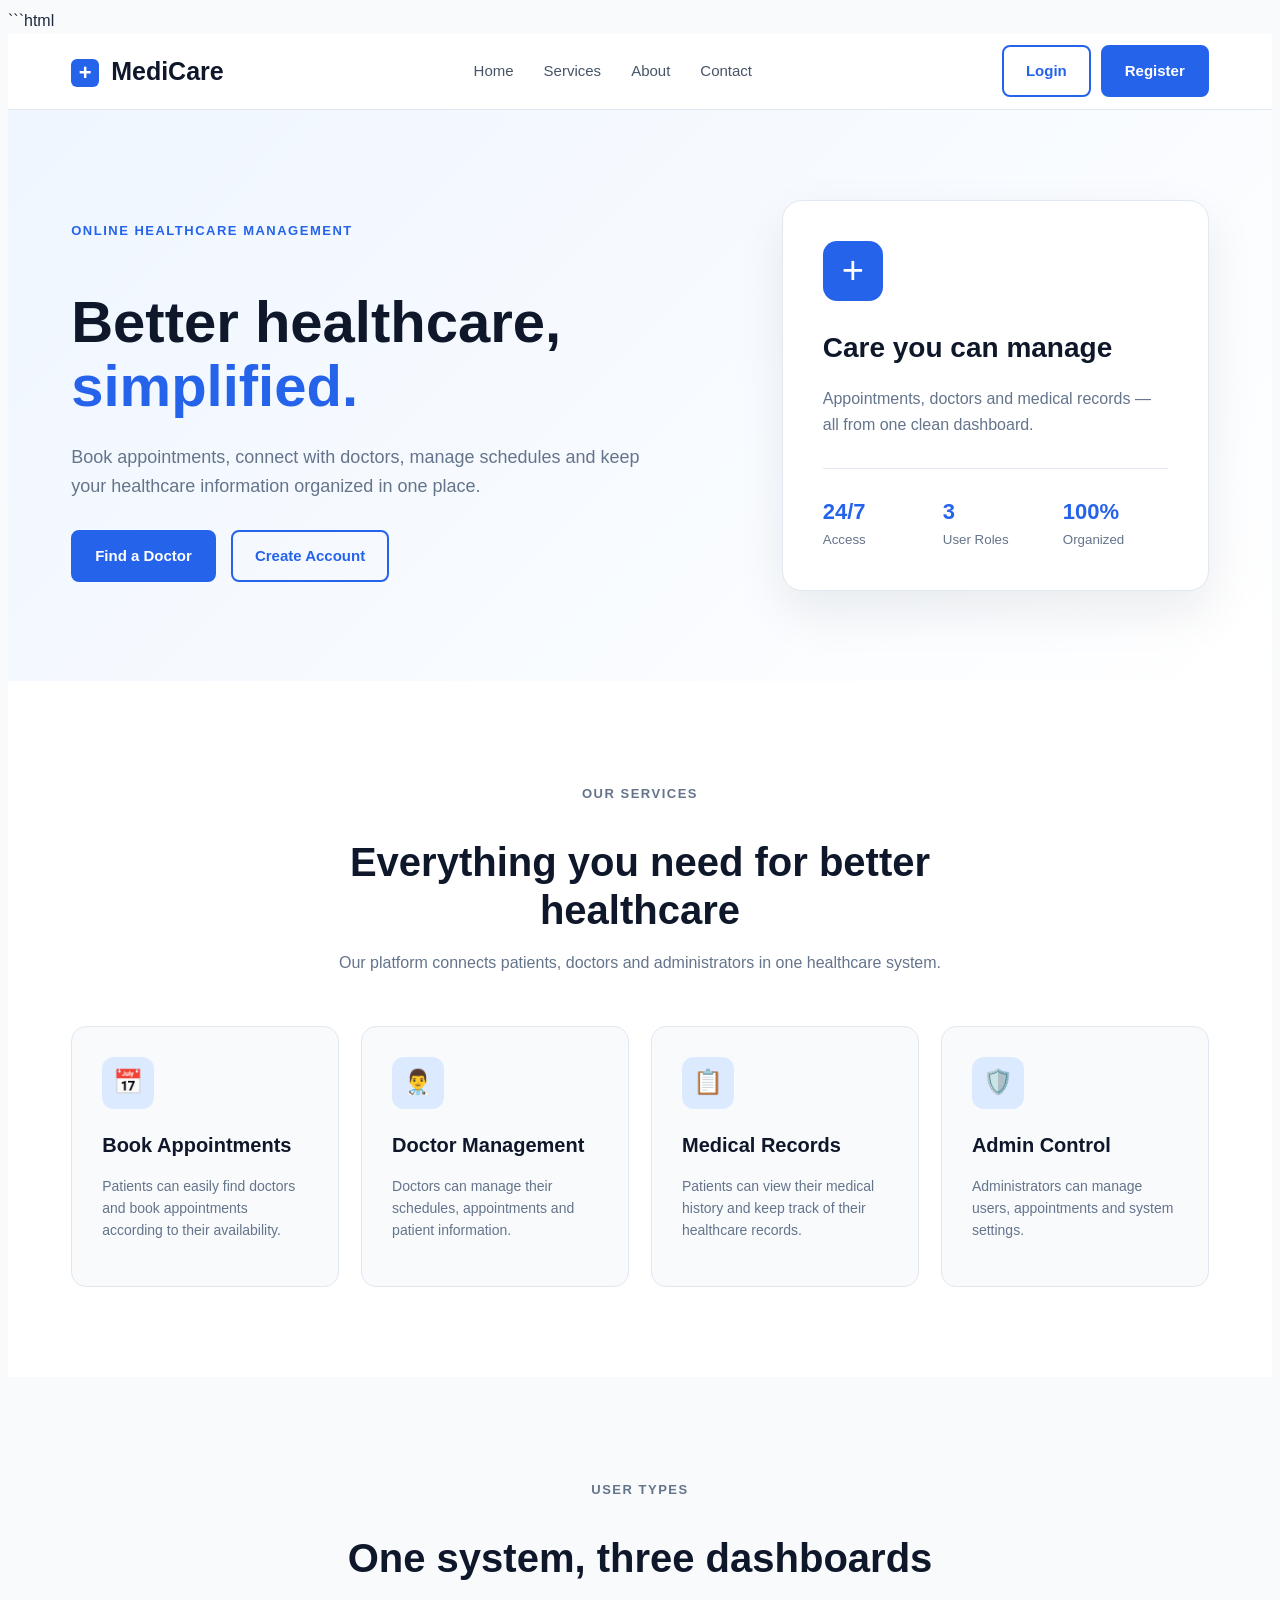
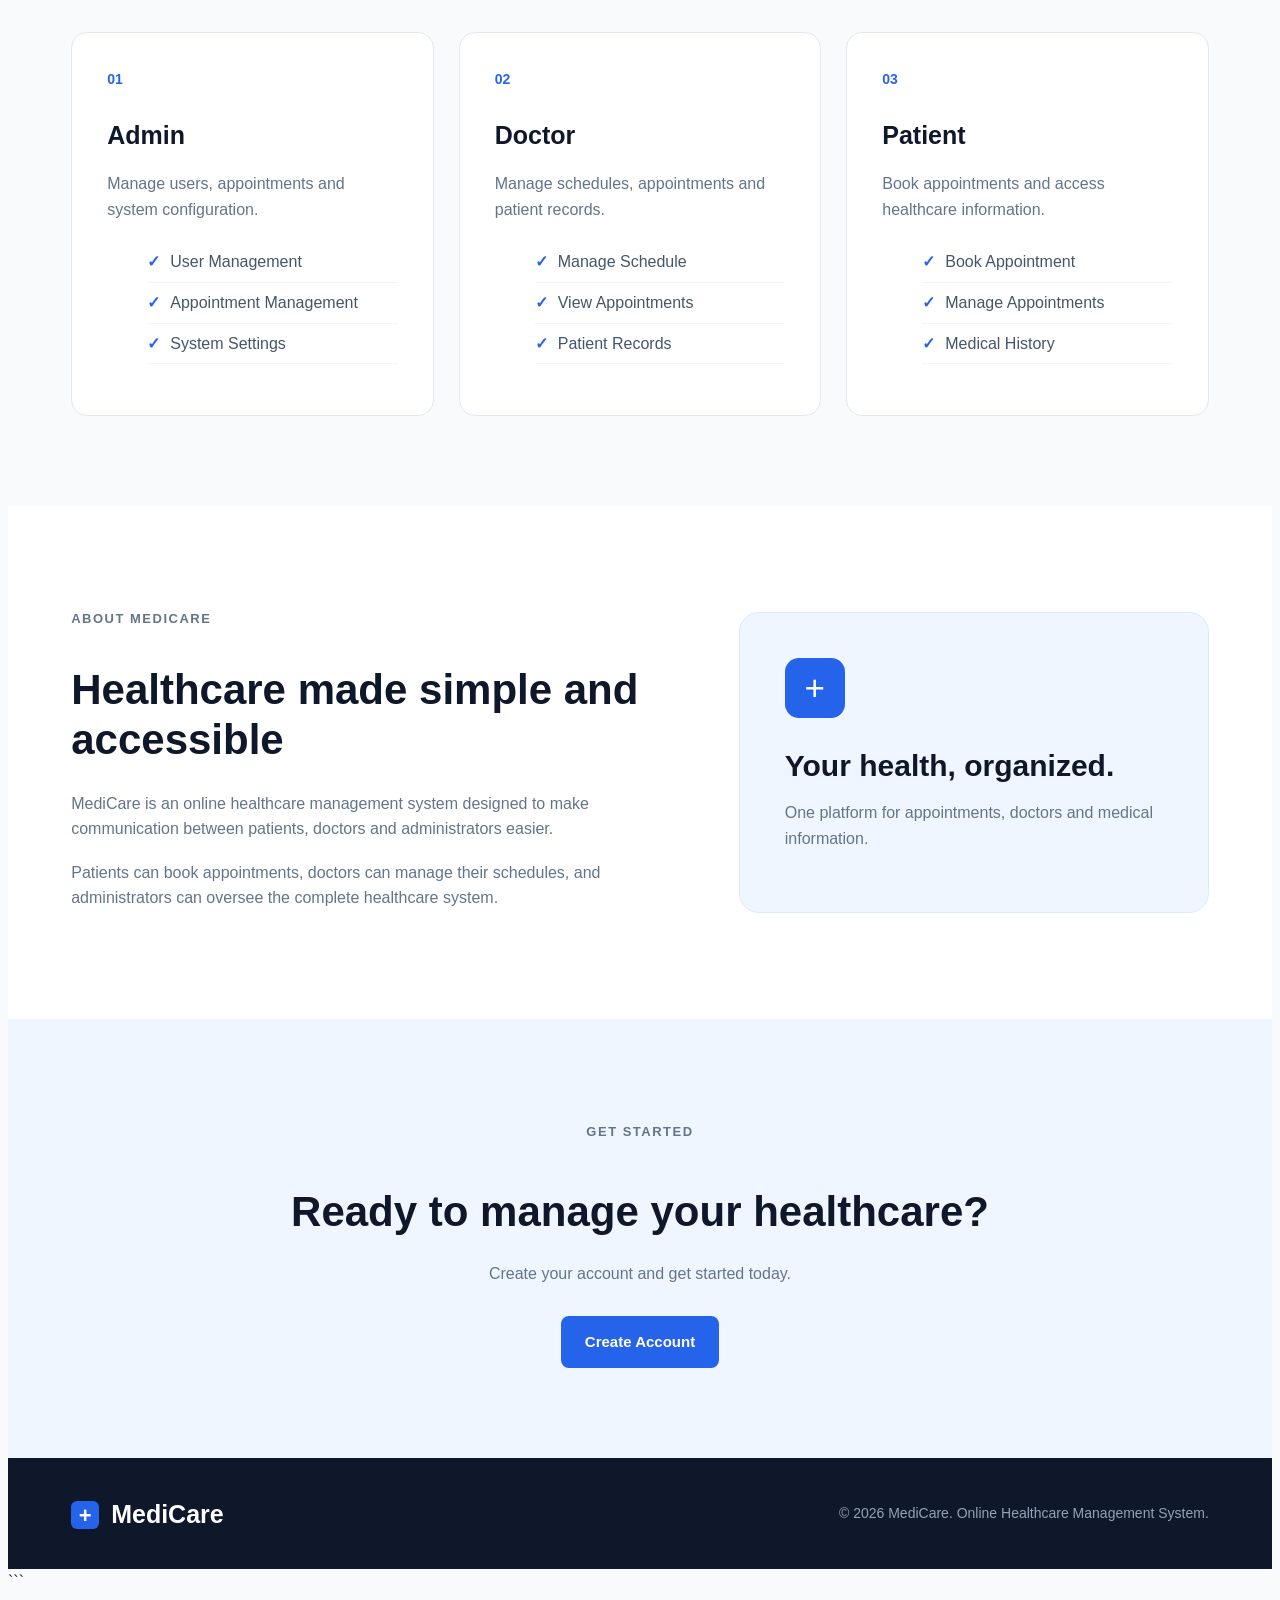
<file: frontend/index.html>
```html
<!DOCTYPE html>
<html lang="en">
<head>
    <meta charset="UTF-8">
    <meta name="viewport" content="width=device-width, initial-scale=1.0">

    <title>MediCare | Online Healthcare Management System</title>

    <link rel="stylesheet" href="css/style.css">
</head>

<body>

    <!-- ================= HEADER ================= -->

    <header class="header">

        <div class="container navbar">

            <div class="logo">
                <span>+</span> MediCare
            </div>

            <nav class="nav-links">
                <a href="index.html">Home</a>
                <a href="#services">Services</a>
                <a href="#about">About</a>
                <a href="#contact">Contact</a>
            </nav>

            <div class="nav-buttons">
                <a href="login.html" class="btn btn-outline">Login</a>
                <a href="register.html" class="btn btn-primary">Register</a>
            </div>

        </div>

    </header>


    <!-- ================= HERO SECTION ================= -->

    <section class="hero">

        <div class="container hero-content">

            <div class="hero-text">

                <p class="hero-label">ONLINE HEALTHCARE MANAGEMENT</p>

                <h1>
                    Better healthcare,
                    <span>simplified.</span>
                </h1>

                <p class="hero-description">
                    Book appointments, connect with doctors,
                    manage schedules and keep your healthcare
                    information organized in one place.
                </p>

                <div class="hero-buttons">
                    <a href="login.html" class="btn btn-primary">
                        Find a Doctor
                    </a>

                    <a href="register.html" class="btn btn-outline">
                        Create Account
                    </a>
                </div>

            </div>


            <div class="hero-card">

                <div class="health-icon">
                    +
                </div>

                <h2>Care you can manage</h2>

                <p>
                    Appointments, doctors and medical records —
                    all from one clean dashboard.
                </p>

                <div class="hero-card-items">

                    <div>
                        <strong>24/7</strong>
                        <small>Access</small>
                    </div>

                    <div>
                        <strong>3</strong>
                        <small>User Roles</small>
                    </div>

                    <div>
                        <strong>100%</strong>
                        <small>Organized</small>
                    </div>

                </div>

            </div>

        </div>

    </section>


    <!-- ================= SERVICES SECTION ================= -->

    <section class="services" id="services">

        <div class="container">

            <div class="section-heading">

                <p class="section-label">OUR SERVICES</p>

                <h2>
                    Everything you need
                    for better healthcare
                </h2>

                <p>
                    Our platform connects patients, doctors and
                    administrators in one healthcare system.
                </p>

            </div>


            <div class="service-grid">

                <!-- Service 1 -->

                <div class="service-card">

                    <div class="service-icon">
                        📅
                    </div>

                    <h3>Book Appointments</h3>

                    <p>
                        Patients can easily find doctors and
                        book appointments according to their
                        availability.
                    </p>

                </div>


                <!-- Service 2 -->

                <div class="service-card">

                    <div class="service-icon">
                        👨‍⚕️
                    </div>

                    <h3>Doctor Management</h3>

                    <p>
                        Doctors can manage their schedules,
                        appointments and patient information.
                    </p>

                </div>


                <!-- Service 3 -->

                <div class="service-card">

                    <div class="service-icon">
                        📋
                    </div>

                    <h3>Medical Records</h3>

                    <p>
                        Patients can view their medical history
                        and keep track of their healthcare records.
                    </p>

                </div>


                <!-- Service 4 -->

                <div class="service-card">

                    <div class="service-icon">
                        🛡️
                    </div>

                    <h3>Admin Control</h3>

                    <p>
                        Administrators can manage users,
                        appointments and system settings.
                    </p>

                </div>

            </div>

        </div>

    </section>


    <!-- ================= USER TYPES ================= -->

    <section class="roles">

        <div class="container">

            <div class="section-heading">

                <p class="section-label">USER TYPES</p>

                <h2>
                    One system,
                    three dashboards
                </h2>

            </div>


            <div class="role-grid">

                <!-- Admin -->

                <div class="role-card">

                    <div class="role-number">
                        01
                    </div>

                    <h3>Admin</h3>

                    <p>
                        Manage users, appointments and
                        system configuration.
                    </p>

                    <ul>
                        <li>User Management</li>
                        <li>Appointment Management</li>
                        <li>System Settings</li>
                    </ul>

                </div>


                <!-- Doctor -->

                <div class="role-card">

                    <div class="role-number">
                        02
                    </div>

                    <h3>Doctor</h3>

                    <p>
                        Manage schedules, appointments and
                        patient records.
                    </p>

                    <ul>
                        <li>Manage Schedule</li>
                        <li>View Appointments</li>
                        <li>Patient Records</li>
                    </ul>

                </div>


                <!-- Patient -->

                <div class="role-card">

                    <div class="role-number">
                        03
                    </div>

                    <h3>Patient</h3>

                    <p>
                        Book appointments and access
                        healthcare information.
                    </p>

                    <ul>
                        <li>Book Appointment</li>
                        <li>Manage Appointments</li>
                        <li>Medical History</li>
                    </ul>

                </div>

            </div>

        </div>

    </section>


    <!-- ================= ABOUT SECTION ================= -->

    <section class="about" id="about">

        <div class="container about-content">

            <div class="about-text">

                <p class="section-label">ABOUT MEDICARE</p>

                <h2>
                    Healthcare made
                    simple and accessible
                </h2>

                <p>
                    MediCare is an online healthcare management
                    system designed to make communication between
                    patients, doctors and administrators easier.
                </p>

                <p>
                    Patients can book appointments, doctors can
                    manage their schedules, and administrators can
                    oversee the complete healthcare system.
                </p>

            </div>


            <div class="about-box">

                <div class="about-box-icon">
                    +
                </div>

                <h3>
                    Your health,
                    organized.
                </h3>

                <p>
                    One platform for appointments,
                    doctors and medical information.
                </p>

            </div>

        </div>

    </section>


    <!-- ================= CONTACT SECTION ================= -->

    <section class="contact" id="contact">

        <div class="container contact-content">

            <p class="section-label">GET STARTED</p>

            <h2>
                Ready to manage your healthcare?
            </h2>

            <p>
                Create your account and get started today.
            </p>

            <a href="register.html" class="btn btn-primary">
                Create Account
            </a>

        </div>

    </section>


    <!-- ================= FOOTER ================= -->

    <footer class="footer">

        <div class="container footer-content">

            <div class="logo">
                <span>+</span> MediCare
            </div>

            <p>
                © 2026 MediCare. Online Healthcare Management System.
            </p>

        </div>

    </footer>


    <!-- JavaScript -->

    <script src="js/script.js"></script>

</body>
</html>
```
</file>
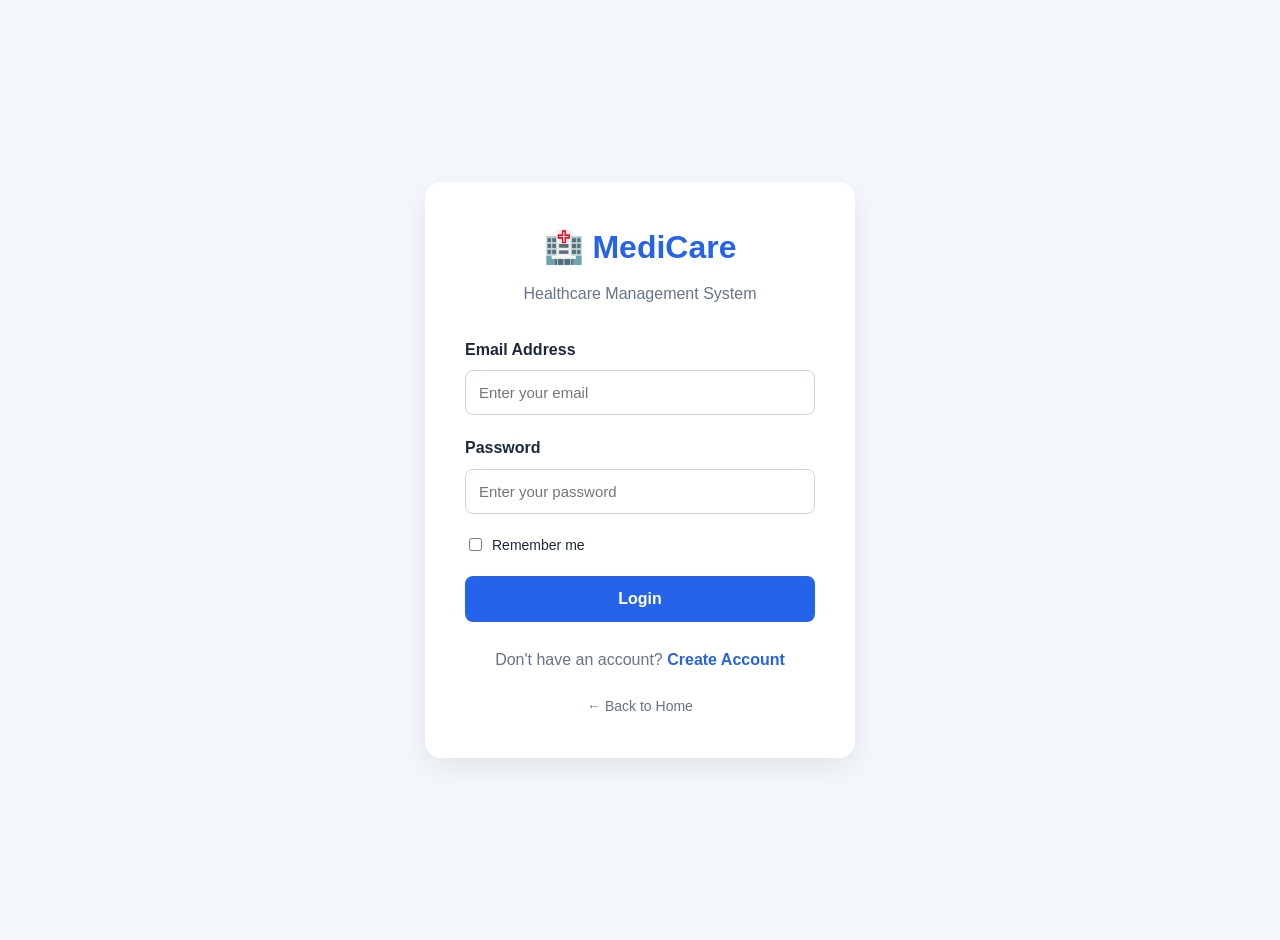
<file: frontend/admin.html>
<!DOCTYPE html>
<html lang="en">
<head>
    <meta charset="UTF-8">
    <meta name="viewport" content="width=device-width, initial-scale=1.0">

    <title>Admin Dashboard - MediCare</title>

    <link rel="stylesheet" href="css/style.css">

    <style>
        .admin-layout {
            display: flex;
            min-height: 100vh;
            background: #f5f7fb;
        }

        .sidebar {
            width: 250px;
            background: #ffffff;
            border-right: 1px solid #e5e7eb;
            padding: 25px 15px;
            position: fixed;
            left: 0;
            top: 0;
            bottom: 0;
            overflow-y: auto;
        }

        .sidebar-logo {
            font-size: 24px;
            font-weight: 700;
            color: #2563eb;
            padding: 10px 15px 30px;
        }

        .sidebar-menu {
            display: flex;
            flex-direction: column;
            gap: 8px;
        }

        .sidebar-menu button {
            border: none;
            background: transparent;
            padding: 13px 15px;
            text-align: left;
            border-radius: 8px;
            cursor: pointer;
            font-size: 15px;
            color: #374151;
        }

        .sidebar-menu button:hover,
        .sidebar-menu button.active {
            background: #eff6ff;
            color: #2563eb;
        }

        .logout-btn {
            color: #dc2626 !important;
        }

        .main-content {
            margin-left: 250px;
            width: calc(100% - 250px);
            padding: 30px;
        }

        .top-header {
            background: #ffffff;
            padding: 20px 25px;
            border-radius: 12px;
            margin-bottom: 25px;
            display: flex;
            justify-content: space-between;
            align-items: center;
            gap: 20px;
        }

        .top-header h1 {
            margin: 0;
            font-size: 28px;
            color: #111827;
        }

        .admin-info {
            color: #6b7280;
            font-size: 14px;
        }

        .stats-grid {
            display: grid;
            grid-template-columns: repeat(4, 1fr);
            gap: 20px;
            margin-bottom: 30px;
        }

        .stat-card {
            background: #ffffff;
            padding: 22px;
            border-radius: 12px;
            border: 1px solid #e5e7eb;
        }

        .stat-card h3 {
            margin: 0 0 10px;
            color: #6b7280;
            font-size: 14px;
        }

        .stat-number {
            font-size: 30px;
            font-weight: 700;
            color: #111827;
        }

        .section {
            display: none;
            background: #ffffff;
            padding: 25px;
            border-radius: 12px;
            margin-bottom: 25px;
            border: 1px solid #e5e7eb;
        }

        .section.active {
            display: block;
        }

        .section-header {
            display: flex;
            justify-content: space-between;
            align-items: center;
            gap: 15px;
            margin-bottom: 20px;
            flex-wrap: wrap;
        }

        .section-header h2 {
            margin: 0;
            color: #111827;
        }

        .action-bar {
            display: flex;
            gap: 10px;
            flex-wrap: wrap;
            margin-bottom: 20px;
        }

        .search-input {
            padding: 11px 14px;
            border: 1px solid #d1d5db;
            border-radius: 8px;
            min-width: 250px;
        }

        .primary-btn {
            background: #2563eb;
            color: white;
            border: none;
            padding: 11px 18px;
            border-radius: 8px;
            cursor: pointer;
        }

        .primary-btn:hover {
            background: #1d4ed8;
        }

        .secondary-btn {
            background: #f3f4f6;
            color: #374151;
            border: 1px solid #d1d5db;
            padding: 10px 16px;
            border-radius: 8px;
            cursor: pointer;
        }

        .danger-btn {
            background: #dc2626;
            color: white;
            border: none;
            padding: 8px 12px;
            border-radius: 6px;
            cursor: pointer;
        }

        .edit-btn {
            background: #f59e0b;
            color: white;
            border: none;
            padding: 8px 12px;
            border-radius: 6px;
            cursor: pointer;
        }

        .table-wrapper {
            overflow-x: auto;
        }

        table {
            width: 100%;
            border-collapse: collapse;
        }

        th,
        td {
            padding: 13px 12px;
            border-bottom: 1px solid #e5e7eb;
            text-align: left;
            white-space: nowrap;
        }

        th {
            background: #f9fafb;
            color: #374151;
            font-size: 14px;
        }

        td {
            color: #4b5563;
            font-size: 14px;
        }

        .status {
            padding: 5px 10px;
            border-radius: 20px;
            font-size: 12px;
            font-weight: 600;
        }

        .status-pending {
            background: #fef3c7;
            color: #92400e;
        }

        .status-confirmed {
            background: #dcfce7;
            color: #166534;
        }

        .status-rejected {
            background: #fee2e2;
            color: #991b1b;
        }

        .status-completed {
            background: #dbeafe;
            color: #1e40af;
        }

        .form-grid {
            display: grid;
            grid-template-columns: repeat(2, 1fr);
            gap: 15px;
        }

        .form-group {
            display: flex;
            flex-direction: column;
            gap: 6px;
        }

        .form-group.full {
            grid-column: 1 / -1;
        }

        .form-group label {
            font-weight: 600;
            font-size: 14px;
            color: #374151;
        }

        .form-group input,
        .form-group select,
        .form-group textarea {
            padding: 11px 12px;
            border: 1px solid #d1d5db;
            border-radius: 8px;
            font-size: 14px;
        }

        .form-group textarea {
            resize: vertical;
            min-height: 80px;
        }

        .form-actions {
            margin-top: 20px;
            display: flex;
            gap: 10px;
        }

        .message {
            display: none;
            padding: 12px 15px;
            border-radius: 8px;
            margin-bottom: 15px;
        }

        .message.success {
            display: block;
            background: #dcfce7;
            color: #166534;
        }

        .message.error {
            display: block;
            background: #fee2e2;
            color: #991b1b;
        }

        .settings-grid {
            display: grid;
            grid-template-columns: repeat(3, 1fr);
            gap: 20px;
        }

        .setting-card {
            border: 1px solid #e5e7eb;
            border-radius: 10px;
            padding: 20px;
        }

        .setting-card h3 {
            margin-top: 0;
        }

        .modal {
            display: none;
            position: fixed;
            z-index: 1000;
            left: 0;
            top: 0;
            width: 100%;
            height: 100%;
            background: rgba(0, 0, 0, 0.5);
            align-items: center;
            justify-content: center;
            padding: 20px;
        }

        .modal.show {
            display: flex;
        }

        .modal-content {
            background: white;
            width: 100%;
            max-width: 700px;
            max-height: 90vh;
            overflow-y: auto;
            border-radius: 12px;
            padding: 25px;
        }

        .modal-header {
            display: flex;
            justify-content: space-between;
            align-items: center;
            margin-bottom: 20px;
        }

        .modal-header h2 {
            margin: 0;
        }

        .close-modal {
            border: none;
            background: transparent;
            font-size: 28px;
            cursor: pointer;
            color: #6b7280;
        }

        .appointment-actions {
            display: flex;
            gap: 6px;
            flex-wrap: wrap;
        }

        @media (max-width: 1000px) {
            .stats-grid {
                grid-template-columns: repeat(2, 1fr);
            }

            .settings-grid {
                grid-template-columns: 1fr;
            }
        }

        @media (max-width: 768px) {
            .sidebar {
                position: relative;
                width: 100%;
                height: auto;
            }

            .admin-layout {
                flex-direction: column;
            }

            .main-content {
                margin-left: 0;
                width: 100%;
                padding: 15px;
            }

            .stats-grid {
                grid-template-columns: 1fr;
            }

            .form-grid {
                grid-template-columns: 1fr;
            }

            .form-group.full {
                grid-column: auto;
            }
        }
    </style>
</head>

<body>

<div class="admin-layout">

    <!-- SIDEBAR -->

    <aside class="sidebar">

        <div class="sidebar-logo">
            MediCare
        </div>

        <div class="sidebar-menu">

            <button class="active" onclick="showSection('dashboard', this)">
                Dashboard
            </button>

            <button onclick="showSection('users', this)">
                Users
            </button>

            <button onclick="showSection('doctors', this)">
                Doctors
            </button>

            <button onclick="showSection('patients', this)">
                Patients
            </button>

            <button onclick="showSection('appointments', this)">
                Appointments
            </button>

            <button onclick="showSection('settings', this)">
                System Settings
            </button>

            <button onclick="window.location.href='profile.html'">
                My Profile
            </button>

            <button class="logout-btn" onclick="logout()">
                Logout
            </button>

        </div>

    </aside>


    <!-- MAIN CONTENT -->

    <main class="main-content">

        <div class="top-header">

            <div>
                <h1>Admin Dashboard</h1>
                <div class="admin-info" id="adminName">
                    Welcome, Administrator
                </div>
            </div>

        </div>


        <!-- DASHBOARD -->

        <section id="dashboard" class="section active">

            <div class="section-header">
                <h2>Dashboard Overview</h2>
            </div>

            <div class="stats-grid">

                <div class="stat-card">
                    <h3>Total Users</h3>
                    <div class="stat-number" id="totalUsers">0</div>
                </div>

                <div class="stat-card">
                    <h3>Total Doctors</h3>
                    <div class="stat-number" id="totalDoctors">0</div>
                </div>

                <div class="stat-card">
                    <h3>Total Patients</h3>
                    <div class="stat-number" id="totalPatients">0</div>
                </div>

                <div class="stat-card">
                    <h3>Total Appointments</h3>
                    <div class="stat-number" id="totalAppointments">0</div>
                </div>

            </div>

        </section>


        <!-- USERS -->

        <section id="users" class="section">

            <div class="section-header">

                <h2>User Management</h2>

                <button class="primary-btn"
                        onclick="openUserModal()">
                    + Add User
                </button>

            </div>

            <div id="userMessage" class="message"></div>

            <div class="action-bar">

                <input
                    type="text"
                    id="userSearch"
                    class="search-input"
                    placeholder="Search user by name..."
                    oninput="searchUsers()"
                >

            </div>

            <div class="table-wrapper">

                <table>

                    <thead>

                    <tr>
                        <th>ID</th>
                        <th>Name</th>
                        <th>Email</th>
                        <th>Role</th>
                        <th>Actions</th>
                    </tr>

                    </thead>

                    <tbody id="usersTableBody">
                    </tbody>

                </table>

            </div>

        </section>


        <!-- DOCTORS -->

        <section id="doctors" class="section">

            <div class="section-header">

                <h2>Doctor Management</h2>

                <button class="primary-btn"
                        onclick="openDoctorModal()">
                    + Add Doctor
                </button>

            </div>

            <div id="doctorMessage" class="message"></div>

            <div class="action-bar">

                <input
                    type="text"
                    id="doctorSearch"
                    class="search-input"
                    placeholder="Search doctor by name..."
                    oninput="searchDoctors()"
                >

            </div>

            <div class="table-wrapper">

                <table>

                    <thead>

                    <tr>
                        <th>ID</th>
                        <th>Name</th>
                        <th>Email</th>
                        <th>Specialization</th>
                        <th>Qualification</th>
                        <th>Experience</th>
                        <th>Available</th>
                        <th>Actions</th>
                    </tr>

                    </thead>

                    <tbody id="doctorsTableBody">
                    </tbody>

                </table>

            </div>

        </section>


        <!-- PATIENTS -->

        <section id="patients" class="section">

            <div class="section-header">

                <h2>Patient Management</h2>

                <button class="primary-btn"
                        onclick="openPatientModal()">
                    + Add Patient
                </button>

            </div>

            <div id="patientMessage" class="message"></div>

            <div class="action-bar">

                <input
                    type="text"
                    id="patientSearch"
                    class="search-input"
                    placeholder="Search patient by name..."
                    oninput="searchPatients()"
                >

            </div>

            <div class="table-wrapper">

                <table>

                    <thead>

                    <tr>
                        <th>ID</th>
                        <th>Name</th>
                        <th>Email</th>
                        <th>Phone</th>
                        <th>DOB</th>
                        <th>Gender</th>
                        <th>Blood Group</th>
                        <th>Actions</th>
                    </tr>

                    </thead>

                    <tbody id="patientsTableBody">
                    </tbody>

                </table>

            </div>

        </section>


        <!-- APPOINTMENTS -->

        <section id="appointments" class="section">

            <div class="section-header">

                <h2>Appointment Management</h2>

                <button class="primary-btn"
                        onclick="openAppointmentModal()">
                    + Add Appointment
                </button>

            </div>

            <div id="appointmentMessage" class="message"></div>

            <div class="action-bar">

                <input
                    type="text"
                    id="appointmentSearch"
                    class="search-input"
                    placeholder="Search by patient or doctor..."
                    oninput="searchAppointments()"
                >

            </div>

            <div class="table-wrapper">

                <table>

                    <thead>

                    <tr>
                        <th>ID</th>
                        <th>Patient</th>
                        <th>Doctor</th>
                        <th>Date</th>
                        <th>Time</th>
                        <th>Type</th>
                        <th>Status</th>
                        <th>Actions</th>
                    </tr>

                    </thead>

                    <tbody id="appointmentsTableBody">
                    </tbody>

                </table>

            </div>

        </section>


        <!-- SYSTEM SETTINGS -->

        <section id="settings" class="section">

            <div class="section-header">

                <h2>System Settings</h2>

                <button class="primary-btn"
                        onclick="openSettingModal()">
                    + Add Setting
                </button>

            </div>

            <div id="settingMessage" class="message"></div>

            <div class="settings-grid" id="settingsContainer">
            </div>

        </section>

    </main>

</div>


<!-- USER MODAL -->

<div id="userModal" class="modal">

    <div class="modal-content">

        <div class="modal-header">

            <h2 id="userModalTitle">
                Add User
            </h2>

            <button class="close-modal"
                    onclick="closeModal('userModal')">
                &times;
            </button>

        </div>

        <form id="userForm">

            <input type="hidden" id="userId">

            <div class="form-grid">

                <div class="form-group">
                    <label>Name</label>

                    <input
                        type="text"
                        id="userName"
                        required
                    >
                </div>

                <div class="form-group">
                    <label>Email</label>

                    <input
                        type="email"
                        id="userEmail"
                        required
                    >
                </div>

                <div class="form-group">
                    <label>Password</label>

                    <input
                        type="password"
                        id="userPassword"
                        placeholder="Required for new user"
                    >
                </div>

                <div class="form-group">
                    <label>Role</label>

                    <select id="userRole" required>

                        <option value="PATIENT">
                            PATIENT
                        </option>

                        <option value="DOCTOR">
                            DOCTOR
                        </option>

                        <option value="ADMIN">
                            ADMIN
                        </option>

                    </select>

                </div>

            </div>

            <div class="form-actions">

                <button type="submit"
                        class="primary-btn">
                    Save User
                </button>

                <button type="button"
                        class="secondary-btn"
                        onclick="closeModal('userModal')">
                    Cancel
                </button>

            </div>

        </form>

    </div>

</div>


<!-- DOCTOR MODAL -->

<div id="doctorModal" class="modal">

    <div class="modal-content">

        <div class="modal-header">

            <h2 id="doctorModalTitle">
                Add Doctor
            </h2>

            <button class="close-modal"
                    onclick="closeModal('doctorModal')">
                &times;
            </button>

        </div>

        <form id="doctorForm">

            <input type="hidden" id="doctorId">

            <div class="form-grid">

                <div class="form-group">
                    <label>Name</label>

                    <input
                        type="text"
                        id="doctorName"
                        required
                    >
                </div>

                <div class="form-group">
                    <label>Email</label>

                    <input
                        type="email"
                        id="doctorEmail"
                        required
                    >
                </div>

                <div class="form-group">
                    <label>Phone</label>

                    <input
                        type="text"
                        id="doctorPhone"
                        required
                    >
                </div>

                <div class="form-group">
                    <label>Specialization</label>

                    <input
                        type="text"
                        id="doctorSpecialization"
                        required
                    >
                </div>

                <div class="form-group">
                    <label>Qualification</label>

                    <input
                        type="text"
                        id="doctorQualification"
                        required
                    >
                </div>

                <div class="form-group">
                    <label>Experience</label>

                    <input
                        type="number"
                        id="doctorExperience"
                        min="0"
                        required
                    >
                </div>

                <div class="form-group">

                    <label>Available</label>

                    <select id="doctorAvailable">

                        <option value="true">
                            Available
                        </option>

                        <option value="false">
                            Not Available
                        </option>

                    </select>

                </div>

            </div>

            <div class="form-actions">

                <button type="submit"
                        class="primary-btn">
                    Save Doctor
                </button>

                <button type="button"
                        class="secondary-btn"
                        onclick="closeModal('doctorModal')">
                    Cancel
                </button>

            </div>

        </form>

    </div>

</div>


<!-- PATIENT MODAL -->

<div id="patientModal" class="modal">

    <div class="modal-content">

        <div class="modal-header">

            <h2 id="patientModalTitle">
                Add Patient
            </h2>

            <button class="close-modal"
                    onclick="closeModal('patientModal')">
                &times;
            </button>

        </div>

        <form id="patientForm">

            <input type="hidden" id="patientId">

            <div class="form-grid">

                <div class="form-group">
                    <label>Name</label>

                    <input
                        type="text"
                        id="patientName"
                        required
                    >
                </div>

                <div class="form-group">
                    <label>Email</label>

                    <input
                        type="email"
                        id="patientEmail"
                        required
                    >
                </div>

                <div class="form-group">
                    <label>Phone</label>

                    <input
                        type="text"
                        id="patientPhone"
                        required
                    >
                </div>

                <div class="form-group">
                    <label>Date of Birth</label>

                    <input
                        type="date"
                        id="patientDob"
                        required
                    >
                </div>

                <div class="form-group">
                    <label>Gender</label>

                    <select id="patientGender" required>

                        <option value="">
                            Select Gender
                        </option>

                        <option value="Male">
                            Male
                        </option>

                        <option value="Female">
                            Female
                        </option>

                        <option value="Other">
                            Other
                        </option>

                    </select>

                </div>

                <div class="form-group">
                    <label>Blood Group</label>

                    <input
                        type="text"
                        id="patientBloodGroup"
                        placeholder="e.g. O+"
                    >
                </div>

                <div class="form-group full">
                    <label>Address</label>

                    <textarea
                        id="patientAddress"
                        required
                    ></textarea>

                </div>

            </div>

            <div class="form-actions">

                <button type="submit"
                        class="primary-btn">
                    Save Patient
                </button>

                <button type="button"
                        class="secondary-btn"
                        onclick="closeModal('patientModal')">
                    Cancel
                </button>

            </div>

        </form>

    </div>

</div>


<!-- APPOINTMENT MODAL -->

<div id="appointmentModal" class="modal">

    <div class="modal-content">

        <div class="modal-header">

            <h2>Add Appointment</h2>

            <button class="close-modal"
                    onclick="closeModal('appointmentModal')">
                &times;
            </button>

        </div>

        <form id="appointmentForm">

            <div class="form-grid">

                <div class="form-group">
                    <label>Doctor</label>

                    <select id="appointmentDoctor"
                            required>
                    </select>

                </div>

                <div class="form-group">
                    <label>Patient</label>

                    <select id="appointmentPatient"
                            required>
                    </select>

                </div>

                <div class="form-group">
                    <label>Date</label>

                    <input
                        type="date"
                        id="appointmentDate"
                        required
                    >
                </div>

                <div class="form-group">
                    <label>Time</label>

                    <input
                        type="time"
                        id="appointmentTime"
                        required
                    >
                </div>

                <div class="form-group">
                    <label>Appointment Type</label>

                    <select id="appointmentType"
                            required>

                        <option value="General Consultation">
                            General Consultation
                        </option>

                        <option value="Follow-up">
                            Follow-up
                        </option>

                        <option value="Emergency">
                            Emergency
                        </option>

                    </select>

                </div>

                <div class="form-group">
                    <label>Status</label>

                    <select id="appointmentStatus">

                        <option value="PENDING">
                            PENDING
                        </option>

                        <option value="CONFIRMED">
                            CONFIRMED
                        </option>

                        <option value="REJECTED">
                            REJECTED
                        </option>

                        <option value="COMPLETED">
                            COMPLETED
                        </option>

                    </select>

                </div>

                <div class="form-group full">
                    <label>Reason</label>

                    <textarea
                        id="appointmentReason"
                        required
                    ></textarea>

                </div>

            </div>

            <div class="form-actions">

                <button type="submit"
                        class="primary-btn">
                    Create Appointment
                </button>

                <button type="button"
                        class="secondary-btn"
                        onclick="closeModal('appointmentModal')">
                    Cancel
                </button>

            </div>

        </form>

    </div>

</div>


<!-- SETTING MODAL -->

<div id="settingModal" class="modal">

    <div class="modal-content">

        <div class="modal-header">

            <h2>Add System Setting</h2>

            <button class="close-modal"
                    onclick="closeModal('settingModal')">
                &times;
            </button>

        </div>

        <form id="settingForm">

            <div class="form-grid">

                <div class="form-group">
                    <label>Setting Name</label>

                    <input
                        type="text"
                        id="settingName"
                        required
                    >
                </div>

                <div class="form-group">
                    <label>Setting Value</label>

                    <input
                        type="text"
                        id="settingValue"
                        required
                    >
                </div>

                <div class="form-group full">
                    <label>Description</label>

                    <textarea
                        id="settingDescription"
                        required
                    ></textarea>
                </div>

            </div>

            <div class="form-actions">

                <button type="submit"
                        class="primary-btn">
                    Save Setting
                </button>

                <button type="button"
                        class="secondary-btn"
                        onclick="closeModal('settingModal')">
                    Cancel
                </button>

            </div>

        </form>

    </div>

</div>


<script>

const API = "http://localhost:8080/api";

let users = [];
let doctors = [];
let patients = [];
let appointments = [];
let settings = [];

let editingUserId = null;
let editingDoctorId = null;
let editingPatientId = null;


/* =========================
   LOGIN CHECK
========================= */

document.addEventListener("DOMContentLoaded", function () {

    const loggedInUser =
        JSON.parse(localStorage.getItem("loggedInUser"));

    if (!loggedInUser) {

        window.location.href = "login.html";
        return;

    }

    const role =
        String(loggedInUser.role || "").toUpperCase();

    if (role !== "ADMIN") {

        alert("Access denied. Admin account required.");

        window.location.href = "index.html";
        return;

    }

    document.getElementById("adminName").textContent =
        "Welcome, " + loggedInUser.name;

    loadAllData();

});


/* =========================
   LOAD ALL DATA
========================= */

async function loadAllData() {

    await Promise.all([
        loadUsers(),
        loadDoctors(),
        loadPatients(),
        loadAppointments(),
        loadSettings()
    ]);

    updateDashboardStats();

}


/* =========================
   SECTION NAVIGATION
========================= */

function showSection(sectionId, button) {

    document
        .querySelectorAll(".section")
        .forEach(section => {
            section.classList.remove("active");
        });

    const selected =
        document.getElementById(sectionId);

    if (selected) {
        selected.classList.add("active");
    }

    document
        .querySelectorAll(".sidebar-menu button")
        .forEach(btn => {
            btn.classList.remove("active");
        });

    if (button) {
        button.classList.add("active");
    }

}


/* =========================
   USERS
========================= */

async function loadUsers() {

    try {

        const response =
            await fetch(API + "/users");

        users = await response.json();

        renderUsers(users);

        updateDashboardStats();

    } catch (error) {

        console.error(error);

        showMessage(
            "userMessage",
            "Unable to load users.",
            "error"
        );

    }

}


function renderUsers(data) {

    const tbody =
        document.getElementById("usersTableBody");

    tbody.innerHTML = "";

    data.forEach(user => {

        const row =
            document.createElement("tr");

        row.innerHTML = `

            <td>${user.id ?? "-"}</td>

            <td>${escapeHtml(user.name ?? "-")}</td>

            <td>${escapeHtml(user.email ?? "-")}</td>

            <td>${escapeHtml(user.role ?? "-")}</td>

            <td>

                <button
                    class="edit-btn"
                    onclick="editUser(${user.id})">
                    Edit
                </button>

                <button
                    class="danger-btn"
                    onclick="deleteUser(${user.id})">
                    Delete
                </button>

            </td>

        `;

        tbody.appendChild(row);

    });

}


function searchUsers() {

    const value =
        document
            .getElementById("userSearch")
            .value
            .toLowerCase();

    const filtered =
        users.filter(user =>
            String(user.name || "")
                .toLowerCase()
                .includes(value)
        );

    renderUsers(filtered);

}


function openUserModal() {

    editingUserId = null;

    document.getElementById("userModalTitle").textContent =
        "Add User";

    document.getElementById("userForm").reset();

    document.getElementById("userId").value = "";

    document.getElementById("userModal")
        .classList.add("show");

}


function editUser(id) {

    const user =
        users.find(item => item.id === id);

    if (!user) return;

    editingUserId = id;

    document.getElementById("userModalTitle").textContent =
        "Edit User";

    document.getElementById("userId").value =
        user.id;

    document.getElementById("userName").value =
        user.name || "";

    document.getElementById("userEmail").value =
        user.email || "";

    document.getElementById("userPassword").value =
        "";

    document.getElementById("userRole").value =
        user.role || "PATIENT";

    document.getElementById("userModal")
        .classList.add("show");

}


document.getElementById("userForm")
    .addEventListener("submit", async function (event) {

        event.preventDefault();

        const data = {

            name:
                document.getElementById("userName").value,

            email:
                document.getElementById("userEmail").value,

            password:
                document.getElementById("userPassword").value,

            role:
                document.getElementById("userRole").value

        };

        try {

            let response;

            if (editingUserId) {

                response = await fetch(
                    API + "/users/" + editingUserId,
                    {
                        method: "PUT",
                        headers: {
                            "Content-Type": "application/json"
                        },
                        body: JSON.stringify(data)
                    }
                );

            } else {

                if (!data.password) {

                    alert("Password is required for new user.");
                    return;

                }

                response = await fetch(
                    API + "/users",
                    {
                        method: "POST",
                        headers: {
                            "Content-Type": "application/json"
                        },
                        body: JSON.stringify(data)
                    }
                );

            }

            if (!response.ok) {

                throw new Error("User operation failed");

            }

            closeModal("userModal");

            await loadUsers();

            showMessage(
                "userMessage",
                editingUserId
                    ? "User updated successfully."
                    : "User created successfully.",
                "success"
            );

            editingUserId = null;

        } catch (error) {

            console.error(error);

            showMessage(
                "userMessage",
                "User operation failed.",
                "error"
            );

        }

    });


async function deleteUser(id) {

    if (!confirm("Delete this user?")) return;

    try {

        const response =
            await fetch(
                API + "/users/" + id,
                {
                    method: "DELETE"
                }
            );

        if (!response.ok) {
            throw new Error();
        }

        await loadUsers();

        showMessage(
            "userMessage",
            "User deleted successfully.",
            "success"
        );

    } catch (error) {

        showMessage(
            "userMessage",
            "Unable to delete user.",
            "error"
        );

    }

}


/* =========================
   DOCTORS
========================= */

async function loadDoctors() {

    try {

        const response =
            await fetch(API + "/doctors");

        doctors = await response.json();

        renderDoctors(doctors);

        updateDashboardStats();

    } catch (error) {

        console.error(error);

        showMessage(
            "doctorMessage",
            "Unable to load doctors.",
            "error"
        );

    }

}


function renderDoctors(data) {

    const tbody =
        document.getElementById("doctorsTableBody");

    tbody.innerHTML = "";

    data.forEach(doctor => {

        const row =
            document.createElement("tr");

        row.innerHTML = `

            <td>${doctor.id ?? "-"}</td>

            <td>${escapeHtml(doctor.name ?? "-")}</td>

            <td>${escapeHtml(doctor.email ?? "-")}</td>

            <td>${escapeHtml(doctor.specialization ?? "-")}</td>

            <td>${escapeHtml(doctor.qualification ?? "-")}</td>

            <td>${doctor.experience ?? 0} years</td>

            <td>${doctor.available ? "Yes" : "No"}</td>

            <td>

                <button
                    class="edit-btn"
                    onclick="editDoctor(${doctor.id})">
                    Edit
                </button>

                <button
                    class="danger-btn"
                    onclick="deleteDoctor(${doctor.id})">
                    Delete
                </button>

            </td>

        `;

        tbody.appendChild(row);

    });

}


function searchDoctors() {

    const value =
        document
            .getElementById("doctorSearch")
            .value
            .toLowerCase();

    const filtered =
        doctors.filter(doctor =>
            String(doctor.name || "")
                .toLowerCase()
                .includes(value)
        );

    renderDoctors(filtered);

}


function openDoctorModal() {

    editingDoctorId = null;

    document.getElementById("doctorModalTitle").textContent =
        "Add Doctor";

    document.getElementById("doctorForm").reset();

    document.getElementById("doctorId").value = "";

    document.getElementById("doctorModal")
        .classList.add("show");

}


function editDoctor(id) {

    const doctor =
        doctors.find(item => item.id === id);

    if (!doctor) return;

    editingDoctorId = id;

    document.getElementById("doctorModalTitle").textContent =
        "Edit Doctor";

    document.getElementById("doctorId").value =
        doctor.id;

    document.getElementById("doctorName").value =
        doctor.name || "";

    document.getElementById("doctorEmail").value =
        doctor.email || "";

    document.getElementById("doctorPhone").value =
        doctor.phone || "";

    document.getElementById("doctorSpecialization").value =
        doctor.specialization || "";

    document.getElementById("doctorQualification").value =
        doctor.qualification || "";

    document.getElementById("doctorExperience").value =
        doctor.experience || 0;

    document.getElementById("doctorAvailable").value =
        doctor.available ? "true" : "false";

    document.getElementById("doctorModal")
        .classList.add("show");

}


document.getElementById("doctorForm")
    .addEventListener("submit", async function (event) {

        event.preventDefault();

        const data = {

            name:
                document.getElementById("doctorName").value,

            email:
                document.getElementById("doctorEmail").value,

            phone:
                document.getElementById("doctorPhone").value,

            specialization:
                document.getElementById("doctorSpecialization").value,

            qualification:
                document.getElementById("doctorQualification").value,

            experience:
                Number(
                    document.getElementById("doctorExperience").value
                ),

            available:
                document.getElementById("doctorAvailable").value === "true"

        };

        try {

            let response;

            if (editingDoctorId) {

                response = await fetch(
                    API + "/doctors/" + editingDoctorId,
                    {
                        method: "PUT",
                        headers: {
                            "Content-Type": "application/json"
                        },
                        body: JSON.stringify(data)
                    }
                );

            } else {

                response = await fetch(
                    API + "/doctors",
                    {
                        method: "POST",
                        headers: {
                            "Content-Type": "application/json"
                        },
                        body: JSON.stringify(data)
                    }
                );

            }

            if (!response.ok) {

                throw new Error();

            }

            closeModal("doctorModal");

            await loadDoctors();

            showMessage(
                "doctorMessage",
                editingDoctorId
                    ? "Doctor updated successfully."
                    : "Doctor created successfully.",
                "success"
            );

            editingDoctorId = null;

        } catch (error) {

            console.error(error);

            showMessage(
                "doctorMessage",
                "Doctor operation failed.",
                "error"
            );

        }

    });


async function deleteDoctor(id) {

    if (!confirm("Delete this doctor?")) return;

    try {

        const response =
            await fetch(
                API + "/doctors/" + id,
                {
                    method: "DELETE"
                }
            );

        if (!response.ok) {
            throw new Error();
        }

        await loadDoctors();

        showMessage(
            "doctorMessage",
            "Doctor deleted successfully.",
            "success"
        );

    } catch (error) {

        showMessage(
            "doctorMessage",
            "Unable to delete doctor.",
            "error"
        );

    }

}


/* =========================
   PATIENTS
========================= */

async function loadPatients() {

    try {

        const response =
            await fetch(API + "/patients");

        patients = await response.json();

        renderPatients(patients);

        updateDashboardStats();

    } catch (error) {

        console.error(error);

        showMessage(
            "patientMessage",
            "Unable to load patients.",
            "error"
        );

    }

}


function renderPatients(data) {

    const tbody =
        document.getElementById("patientsTableBody");

    tbody.innerHTML = "";

    data.forEach(patient => {

        const row =
            document.createElement("tr");

        row.innerHTML = `

            <td>${patient.id ?? "-"}</td>

            <td>${escapeHtml(patient.name ?? "-")}</td>

            <td>${escapeHtml(patient.email ?? "-")}</td>

            <td>${escapeHtml(patient.phone ?? "-")}</td>

            <td>${escapeHtml(patient.dateOfBirth ?? "-")}</td>

            <td>${escapeHtml(patient.gender ?? "-")}</td>

            <td>${escapeHtml(patient.bloodGroup ?? "-")}</td>

            <td>

                <button
                    class="edit-btn"
                    onclick="editPatient(${patient.id})">
                    Edit
                </button>

                <button
                    class="danger-btn"
                    onclick="deletePatient(${patient.id})">
                    Delete
                </button>

            </td>

        `;

        tbody.appendChild(row);

    });

}


function searchPatients() {

    const value =
        document
            .getElementById("patientSearch")
            .value
            .toLowerCase();

    const filtered =
        patients.filter(patient =>
            String(patient.name || "")
                .toLowerCase()
                .includes(value)
        );

    renderPatients(filtered);

}


function openPatientModal() {

    editingPatientId = null;

    document.getElementById("patientModalTitle").textContent =
        "Add Patient";

    document.getElementById("patientForm").reset();

    document.getElementById("patientId").value = "";

    document.getElementById("patientModal")
        .classList.add("show");

}


function editPatient(id) {

    const patient =
        patients.find(item => item.id === id);

    if (!patient) return;

    editingPatientId = id;

    document.getElementById("patientModalTitle").textContent =
        "Edit Patient";

    document.getElementById("patientId").value =
        patient.id;

    document.getElementById("patientName").value =
        patient.name || "";

    document.getElementById("patientEmail").value =
        patient.email || "";

    document.getElementById("patientPhone").value =
        patient.phone || "";

    document.getElementById("patientDob").value =
        patient.dateOfBirth || "";

    document.getElementById("patientGender").value =
        patient.gender || "";

    document.getElementById("patientBloodGroup").value =
        patient.bloodGroup || "";

    document.getElementById("patientAddress").value =
        patient.address || "";

    document.getElementById("patientModal")
        .classList.add("show");

}


document.getElementById("patientForm")
    .addEventListener("submit", async function (event) {

        event.preventDefault();

        const data = {

            name:
                document.getElementById("patientName").value,

            email:
                document.getElementById("patientEmail").value,

            phone:
                document.getElementById("patientPhone").value,

            dateOfBirth:
                document.getElementById("patientDob").value,

            gender:
                document.getElementById("patientGender").value,

            address:
                document.getElementById("patientAddress").value,

            bloodGroup:
                document.getElementById("patientBloodGroup").value

        };

        try {

            let response;

            if (editingPatientId) {

                response = await fetch(
                    API + "/patients/" + editingPatientId,
                    {
                        method: "PUT",
                        headers: {
                            "Content-Type": "application/json"
                        },
                        body: JSON.stringify(data)
                    }
                );

            } else {

                response = await fetch(
                    API + "/patients",
                    {
                        method: "POST",
                        headers: {
                            "Content-Type": "application/json"
                        },
                        body: JSON.stringify(data)
                    }
                );

            }

            if (!response.ok) {
                throw new Error();
            }

            closeModal("patientModal");

            await loadPatients();

            showMessage(
                "patientMessage",
                editingPatientId
                    ? "Patient updated successfully."
                    : "Patient created successfully.",
                "success"
            );

            editingPatientId = null;

        } catch (error) {

            console.error(error);

            showMessage(
                "patientMessage",
                "Patient operation failed.",
                "error"
            );

        }

    });


async function deletePatient(id) {

    if (!confirm("Delete this patient?")) return;

    try {

        const response =
            await fetch(
                API + "/patients/" + id,
                {
                    method: "DELETE"
                }
            );

        if (!response.ok) {
            throw new Error();
        }

        await loadPatients();

        showMessage(
            "patientMessage",
            "Patient deleted successfully.",
            "success"
        );

    } catch (error) {

        showMessage(
            "patientMessage",
            "Unable to delete patient.",
            "error"
        );

    }

}


/* =========================
   APPOINTMENTS
========================= */

async function loadAppointments() {

    try {

        const response =
            await fetch(API + "/appointments");

        appointments = await response.json();

        renderAppointments(appointments);

        updateDashboardStats();

    } catch (error) {

        console.error(error);

        showMessage(
            "appointmentMessage",
            "Unable to load appointments.",
            "error"
        );

    }

}


function renderAppointments(data) {

    const tbody =
        document.getElementById("appointmentsTableBody");

    tbody.innerHTML = "";

    data.forEach(appointment => {

        const row =
            document.createElement("tr");

        const status =
            String(
                appointment.status || "PENDING"
            ).toUpperCase();

        let statusClass =
            "status-pending";

        if (status === "CONFIRMED") {
            statusClass = "status-confirmed";
        }

        if (status === "REJECTED") {
            statusClass = "status-rejected";
        }

        if (status === "COMPLETED") {
            statusClass = "status-completed";
        }

        row.innerHTML = `

            <td>${appointment.id ?? "-"}</td>

            <td>
                ${escapeHtml(
                    appointment.patientName || "-"
                )}
            </td>

            <td>
                ${escapeHtml(
                    appointment.doctorName || "-"
                )}
            </td>

            <td>
                ${escapeHtml(
                    appointment.appointmentDate || "-"
                )}
            </td>

            <td>
                ${escapeHtml(
                    appointment.appointmentTime || "-"
                )}
            </td>

            <td>
                ${escapeHtml(
                    appointment.appointmentType || "-"
                )}
            </td>

            <td>
                <span class="status ${statusClass}">
                    ${status}
                </span>
            </td>

            <td>

                <div class="appointment-actions">

                    ${
                        status === "PENDING"
                        ? `
                            <button
                                class="edit-btn"
                                onclick="updateAppointmentStatus(
                                    ${appointment.id},
                                    'CONFIRMED'
                                )">
                                Confirm
                            </button>

                            <button
                                class="danger-btn"
                                onclick="updateAppointmentStatus(
                                    ${appointment.id},
                                    'REJECTED'
                                )">
                                Reject
                            </button>
                        `
                        : ""
                    }

                    ${
                        status === "CONFIRMED"
                        ? `
                            <button
                                class="primary-btn"
                                onclick="updateAppointmentStatus(
                                    ${appointment.id},
                                    'COMPLETED'
                                )">
                                Complete
                            </button>
                        `
                        : ""
                    }

                    <button
                        class="danger-btn"
                        onclick="deleteAppointment(${appointment.id})">
                        Delete
                    </button>

                </div>

            </td>

        `;

        tbody.appendChild(row);

    });

}


function searchAppointments() {

    const value =
        document
            .getElementById("appointmentSearch")
            .value
            .toLowerCase();

    const filtered =
        appointments.filter(appointment => {

            const patient =
                String(
                    appointment.patientName || ""
                ).toLowerCase();

            const doctor =
                String(
                    appointment.doctorName || ""
                ).toLowerCase();

            return patient.includes(value)
                || doctor.includes(value);

        });

    renderAppointments(filtered);

}


async function updateAppointmentStatus(id, status) {

    try {

        const response =
            await fetch(
                API + "/appointments/" + id,
                {
                    method: "PUT",

                    headers: {
                        "Content-Type": "application/json"
                    },

                    body: JSON.stringify({
                        status: status
                    })
                }
            );

        if (!response.ok) {
            throw new Error();
        }

        await loadAppointments();

        showMessage(
            "appointmentMessage",
            "Appointment status updated successfully.",
            "success"
        );

    } catch (error) {

        console.error(error);

        showMessage(
            "appointmentMessage",
            "Unable to update appointment.",
            "error"
        );

    }

}


async function deleteAppointment(id) {

    if (!confirm("Delete this appointment?")) return;

    try {

        const response =
            await fetch(
                API + "/appointments/" + id,
                {
                    method: "DELETE"
                }
            );

        if (!response.ok) {
            throw new Error();
        }

        await loadAppointments();

        showMessage(
            "appointmentMessage",
            "Appointment deleted successfully.",
            "success"
        );

    } catch (error) {

        showMessage(
            "appointmentMessage",
            "Unable to delete appointment.",
            "error"
        );

    }

}


async function openAppointmentModal() {

    document.getElementById("appointmentForm").reset();

    await loadAppointmentOptions();

    document.getElementById("appointmentModal")
        .classList.add("show");

}


async function loadAppointmentOptions() {

    const doctorSelect =
        document.getElementById("appointmentDoctor");

    const patientSelect =
        document.getElementById("appointmentPatient");

    doctorSelect.innerHTML =
        `<option value="">Select Doctor</option>`;

    patientSelect.innerHTML =
        `<option value="">Select Patient</option>`;

    doctors.forEach(doctor => {

        const option =
            document.createElement("option");

        option.value = doctor.id;

        option.textContent =
            doctor.name;

        doctorSelect.appendChild(option);

    });

    patients.forEach(patient => {

        const option =
            document.createElement("option");

        option.value = patient.id;

        option.textContent =
            patient.name;

        patientSelect.appendChild(option);

    });

}


document.getElementById("appointmentForm")
    .addEventListener("submit", async function (event) {

        event.preventDefault();

        const doctorId =
            Number(
                document.getElementById(
                    "appointmentDoctor"
                ).value
            );

        const patientId =
            Number(
                document.getElementById(
                    "appointmentPatient"
                ).value
            );

        const doctor =
            doctors.find(
                item => item.id === doctorId
            );

        const patient =
            patients.find(
                item => item.id === patientId
            );

        if (!doctor || !patient) {

            alert("Please select doctor and patient.");
            return;

        }

        const data = {

            doctorId: doctor.id,

            patientId: patient.id,

            doctorName: doctor.name,

            patientName: patient.name,

            appointmentDate:
                document.getElementById(
                    "appointmentDate"
                ).value,

            appointmentTime:
                document.getElementById(
                    "appointmentTime"
                ).value,

            appointmentType:
                document.getElementById(
                    "appointmentType"
                ).value,

            reason:
                document.getElementById(
                    "appointmentReason"
                ).value,

            status:
                document.getElementById(
                    "appointmentStatus"
                ).value

        };

        try {

            const response =
                await fetch(
                    API + "/appointments",
                    {
                        method: "POST",
                        headers: {
                            "Content-Type": "application/json"
                        },
                        body: JSON.stringify(data)
                    }
                );

            if (!response.ok) {
                throw new Error();
            }

            closeModal("appointmentModal");

            await loadAppointments();

            showMessage(
                "appointmentMessage",
                "Appointment created successfully.",
                "success"
            );

        } catch (error) {

            console.error(error);

            showMessage(
                "appointmentMessage",
                "Unable to create appointment.",
                "error"
            );

        }

    });


/* =========================
   SETTINGS
========================= */

async function loadSettings() {

    try {

        const response =
            await fetch(API + "/settings");

        settings = await response.json();

        renderSettings(settings);

    } catch (error) {

        console.error(error);

        showMessage(
            "settingMessage",
            "Unable to load settings.",
            "error"
        );

    }

}


function renderSettings(data) {

    const container =
        document.getElementById(
            "settingsContainer"
        );

    container.innerHTML = "";

    data.forEach(setting => {

        const card =
            document.createElement("div");

        card.className =
            "setting-card";

        card.innerHTML = `

            <h3>
                ${escapeHtml(
                    setting.settingName || "-"
                )}
            </h3>

            <p>
                <strong>Value:</strong>
                ${escapeHtml(
                    setting.settingValue || "-"
                )}
            </p>

            <p>
                ${escapeHtml(
                    setting.description || "-"
                )}
            </p>

            <button
                class="danger-btn"
                onclick="deleteSetting(${setting.id})">
                Delete
            </button>

        `;

        container.appendChild(card);

    });

}


function openSettingModal() {

    document.getElementById("settingForm").reset();

    document.getElementById("settingModal")
        .classList.add("show");

}


document.getElementById("settingForm")
    .addEventListener("submit", async function (event) {

        event.preventDefault();

        const data = {

            settingName:
                document.getElementById(
                    "settingName"
                ).value,

            settingValue:
                document.getElementById(
                    "settingValue"
                ).value,

            description:
                document.getElementById(
                    "settingDescription"
                ).value

        };

        try {

            const response =
                await fetch(
                    API + "/settings",
                    {
                        method: "POST",
                        headers: {
                            "Content-Type": "application/json"
                        },
                        body: JSON.stringify(data)
                    }
                );

            if (!response.ok) {
                throw new Error();
            }

            closeModal("settingModal");

            await loadSettings();

            showMessage(
                "settingMessage",
                "Setting created successfully.",
                "success"
            );

        } catch (error) {

            console.error(error);

            showMessage(
                "settingMessage",
                "Unable to create setting.",
                "error"
            );

        }

    });


async function deleteSetting(id) {

    if (!confirm("Delete this setting?")) return;

    try {

        const response =
            await fetch(
                API + "/settings/" + id,
                {
                    method: "DELETE"
                }
            );

        if (!response.ok) {
            throw new Error();
        }

        await loadSettings();

        showMessage(
            "settingMessage",
            "Setting deleted successfully.",
            "success"
        );

    } catch (error) {

        showMessage(
            "settingMessage",
            "Unable to delete setting.",
            "error"
        );

    }

}


/* =========================
   DASHBOARD STATS
========================= */

function updateDashboardStats() {

    document.getElementById("totalUsers").textContent =
        users.length;

    document.getElementById("totalDoctors").textContent =
        doctors.length;

    document.getElementById("totalPatients").textContent =
        patients.length;

    document.getElementById("totalAppointments").textContent =
        appointments.length;

}


/* =========================
   MODAL
========================= */

function closeModal(id) {

    const modal =
        document.getElementById(id);

    if (modal) {
        modal.classList.remove("show");
    }

}


window.addEventListener("click", function (event) {

    document
        .querySelectorAll(".modal")
        .forEach(modal => {

            if (event.target === modal) {
                modal.classList.remove("show");
            }

        });

});


/* =========================
   MESSAGE
========================= */

function showMessage(id, text, type) {

    const element =
        document.getElementById(id);

    if (!element) return;

    element.textContent = text;

    element.className =
        "message " + type;

    setTimeout(() => {

        element.className =
            "message";

    }, 3000);

}


/* =========================
   HTML SECURITY
========================= */

function escapeHtml(value) {

    return String(value)
        .replace(/&/g, "&amp;")
        .replace(/</g, "&lt;")
        .replace(/>/g, "&gt;")
        .replace(/"/g, "&quot;")
        .replace(/'/g, "&#039;");

}


/* =========================
   LOGOUT
========================= */

function logout() {

    localStorage.removeItem("loggedInUser");

    window.location.href =
        "login.html";

}

</script>

</body>
</html>
</file>
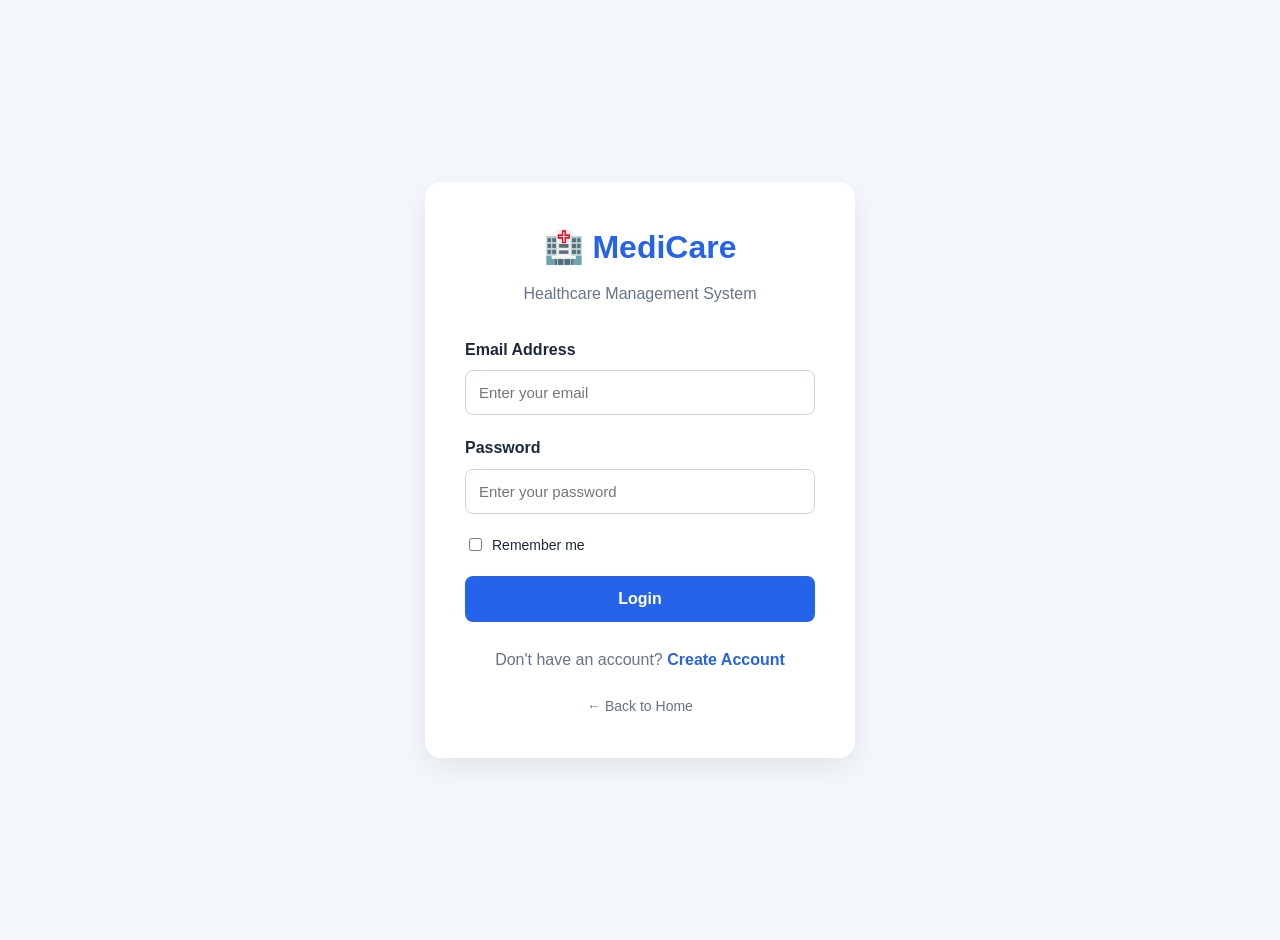
<file: frontend/appointments.html>
<!DOCTYPE html>
<html lang="en">

<head>

    <meta charset="UTF-8">

    <meta
        name="viewport"
        content="width=device-width, initial-scale=1.0"
    >

    <title>My Appointments - MediCare</title>

    <link
        rel="stylesheet"
        href="css/style.css"
    >

    <style>

        * {
            box-sizing: border-box;
        }

        body {
            margin: 0;
            font-family: Arial, sans-serif;
            background: #f4f7fb;
            color: #172033;
        }

        .page {
            min-height: 100vh;
        }

        /* =========================
           HEADER
        ========================== */

        .header {
            background: white;
            padding: 18px 40px;
            display: flex;
            justify-content: space-between;
            align-items: center;
            box-shadow: 0 2px 10px rgba(0,0,0,0.05);
            position: sticky;
            top: 0;
            z-index: 10;
        }

        .logo {
            color: #2563eb;
            font-size: 25px;
            font-weight: bold;
            text-decoration: none;
        }

        .header-right {
            display: flex;
            align-items: center;
            gap: 20px;
        }

        .user-name {
            color: #475569;
            font-weight: 600;
        }

        .back-button {
            text-decoration: none;
            background: #2563eb;
            color: white;
            padding: 10px 17px;
            border-radius: 8px;
            font-weight: 600;
        }

        .back-button:hover {
            background: #1d4ed8;
        }

        /* =========================
           MAIN
        ========================== */

        .container {
            max-width: 1200px;
            margin: auto;
            padding: 35px 25px;
        }

        .page-title {
            margin-bottom: 25px;
        }

        .page-title h1 {
            margin: 0 0 8px;
            font-size: 32px;
        }

        .page-title p {
            margin: 0;
            color: #64748b;
        }

        /* =========================
           GRID
        ========================== */

        .grid {
            display: grid;
            grid-template-columns: 1fr 1.5fr;
            gap: 25px;
            align-items: start;
        }

        .card {
            background: white;
            border-radius: 15px;
            padding: 25px;
            box-shadow: 0 3px 12px rgba(0,0,0,0.05);
            margin-bottom: 25px;
        }

        .card h2 {
            margin-top: 0;
            margin-bottom: 20px;
            font-size: 22px;
        }

        /* =========================
           FORM
        ========================== */

        .form-group {
            margin-bottom: 18px;
        }

        .form-group label {
            display: block;
            margin-bottom: 7px;
            font-weight: 600;
        }

        .form-group input,
        .form-group select,
        .form-group textarea {
            width: 100%;
            padding: 12px;
            border: 1px solid #cbd5e1;
            border-radius: 8px;
            font-size: 15px;
            font-family: inherit;
        }

        .form-group input:focus,
        .form-group select:focus,
        .form-group textarea:focus {
            outline: none;
            border-color: #2563eb;
        }

        .form-group textarea {
            resize: vertical;
            min-height: 90px;
        }

        .submit-button {
            width: 100%;
            border: none;
            background: #2563eb;
            color: white;
            padding: 14px;
            border-radius: 8px;
            font-size: 16px;
            font-weight: bold;
            cursor: pointer;
        }

        .submit-button:hover {
            background: #1d4ed8;
        }

        .submit-button:disabled {
            background: #94a3b8;
            cursor: not-allowed;
        }

        /* =========================
           MESSAGE
        ========================== */

        .message {
            display: none;
            padding: 12px;
            border-radius: 8px;
            margin-bottom: 20px;
            text-align: center;
        }

        .message.success {
            display: block;
            background: #dcfce7;
            color: #166534;
        }

        .message.error {
            display: block;
            background: #fee2e2;
            color: #991b1b;
        }

        /* =========================
           APPOINTMENTS
        ========================== */

        .appointment-card {
            border: 1px solid #e2e8f0;
            border-radius: 12px;
            padding: 20px;
            margin-bottom: 15px;
        }

        .appointment-header {
            display: flex;
            justify-content: space-between;
            align-items: flex-start;
            gap: 15px;
            margin-bottom: 15px;
        }

        .appointment-header h3 {
            margin: 0 0 7px;
        }

        .appointment-header p {
            margin: 0;
            color: #64748b;
        }

        .appointment-details {
            display: grid;
            grid-template-columns: 1fr 1fr;
            gap: 10px;
            margin-bottom: 15px;
        }

        .detail {
            color: #475569;
            font-size: 14px;
        }

        .detail strong {
            color: #172033;
        }

        .status {
            display: inline-block;
            padding: 6px 11px;
            border-radius: 20px;
            font-size: 12px;
            font-weight: bold;
            white-space: nowrap;
        }

        .status-pending {
            background: #fef3c7;
            color: #92400e;
        }

        .status-confirmed {
            background: #dcfce7;
            color: #166534;
        }

        .status-completed {
            background: #dbeafe;
            color: #1e40af;
        }

        .status-rejected {
            background: #fee2e2;
            color: #991b1b;
        }

        .status-cancelled {
            background: #f1f5f9;
            color: #475569;
        }

        .cancel-button {
            border: none;
            background: #fee2e2;
            color: #991b1b;
            padding: 9px 15px;
            border-radius: 7px;
            cursor: pointer;
            font-weight: 600;
        }

        .cancel-button:hover {
            background: #fecaca;
        }

        .cancel-button:disabled {
            opacity: 0.5;
            cursor: not-allowed;
        }

        .loading,
        .empty {
            text-align: center;
            padding: 30px;
            color: #64748b;
        }

        /* =========================
           RESPONSIVE
        ========================== */

        @media (max-width: 850px) {

            .grid {
                grid-template-columns: 1fr;
            }

            .header {
                padding: 15px 20px;
            }

        }

        @media (max-width: 550px) {

            .header {
                flex-direction: column;
                gap: 15px;
                align-items: flex-start;
            }

            .header-right {
                width: 100%;
                justify-content: space-between;
            }

            .appointment-header {
                flex-direction: column;
            }

            .appointment-details {
                grid-template-columns: 1fr;
            }

        }

    </style>

</head>


<body>


<div class="page">


    <!-- =========================
         HEADER
    ========================== -->

    <header class="header">

        <a
            href="patient.html"
            class="logo"
        >
            🏥 MediCare
        </a>


        <div class="header-right">

            <span
                class="user-name"
                id="userName"
            >
                Patient
            </span>

            <a
                href="patient.html"
                class="back-button"
            >
                ← Dashboard
            </a>

        </div>

    </header>


    <!-- =========================
         MAIN CONTENT
    ========================== -->

    <main class="container">


        <div class="page-title">

            <h1>
                My Appointments
            </h1>

            <p>
                Book and manage your healthcare appointments.
            </p>

        </div>


        <div
            id="message"
            class="message"
        ></div>


        <div class="grid">


            <!-- =====================
                 BOOK APPOINTMENT
            ====================== -->

            <div class="card">

                <h2>
                    📅 Book Appointment
                </h2>


                <form id="appointmentForm">


                    <div class="form-group">

                        <label for="doctor">
                            Select Doctor
                        </label>

                        <select
                            id="doctor"
                            required
                        >

                            <option value="">
                                Loading doctors...
                            </option>

                        </select>

                    </div>


                    <div class="form-group">

                        <label for="appointmentType">
                            Appointment Type
                        </label>

                        <select
                            id="appointmentType"
                            required
                        >

                            <option value="">
                                Select Type
                            </option>

                            <option value="General Consultation">
                                General Consultation
                            </option>

                            <option value="Follow-up">
                                Follow-up
                            </option>

                            <option value="Emergency">
                                Emergency
                            </option>

                            <option value="Online Consultation">
                                Online Consultation
                            </option>

                        </select>

                    </div>


                    <div class="form-group">

                        <label for="appointmentDate">
                            Appointment Date
                        </label>

                        <input
                            type="date"
                            id="appointmentDate"
                            required
                        >

                    </div>


                    <div class="form-group">

                        <label for="appointmentTime">
                            Appointment Time
                        </label>

                        <input
                            type="time"
                            id="appointmentTime"
                            required
                        >

                    </div>


                    <div class="form-group">

                        <label for="reason">
                            Reason
                        </label>

                        <textarea
                            id="reason"
                            placeholder="Describe your reason for consultation..."
                            required
                        ></textarea>

                    </div>


                    <button
                        type="submit"
                        class="submit-button"
                        id="bookButton"
                    >
                        Book Appointment
                    </button>


                </form>

            </div>


            <!-- =====================
                 EXISTING APPOINTMENTS
            ====================== -->

            <div class="card">

                <h2>
                    📋 My Appointments
                </h2>


                <div id="appointmentList">

                    <div class="loading">
                        Loading appointments...
                    </div>

                </div>

            </div>


        </div>


    </main>


</div>


<script>

    /*
     * ================================
     * API
     * ================================
     */

    const DOCTOR_API =
        "http://localhost:8080/api/doctors";


    const APPOINTMENT_API =
        "http://localhost:8080/api/appointments";


    /*
     * ================================
     * Logged-in User
     * ================================
     */

    const loggedInUser =
        JSON.parse(
            localStorage.getItem("loggedInUser")
        );


    /*
     * Login check
     */

    if (!loggedInUser) {

        window.location.href =
            "login.html";

    }


    /*
     * ================================
     * DOM Elements
     * ================================
     */

    const doctorSelect =
        document.getElementById("doctor");


    const appointmentForm =
        document.getElementById(
            "appointmentForm"
        );


    const appointmentList =
        document.getElementById(
            "appointmentList"
        );


    const message =
        document.getElementById(
            "message"
        );


    const bookButton =
        document.getElementById(
            "bookButton"
        );


    /*
     * ================================
     * PAGE LOAD
     * ================================
     */

    document.addEventListener(
        "DOMContentLoaded",
        function() {

            if (loggedInUser) {

                document.getElementById(
                    "userName"
                ).textContent =
                    loggedInUser.name ||
                    "Patient";

            }


            /*
             * Minimum date = today
             */

            const today =
                new Date()
                    .toISOString()
                    .split("T")[0];


            document.getElementById(
                "appointmentDate"
            ).min = today;


            loadDoctors();

            loadAppointments();

        }
    );


    /*
     * ================================
     * MESSAGE
     * ================================
     */

    function showMessage(
        text,
        type
    ) {

        message.textContent = text;

        message.className =
            "message " + type;


        setTimeout(
            function() {

                message.className =
                    "message";

                message.textContent =
                    "";

            },
            4000
        );

    }


    /*
     * ================================
     * LOAD DOCTORS
     * ================================
     */

    async function loadDoctors() {

        try {

            const response =
                await fetch(
                    DOCTOR_API
                );


            if (!response.ok) {

                throw new Error(
                    "Unable to load doctors"
                );

            }


            const doctors =
                await response.json();


            doctorSelect.innerHTML = `

                <option value="">
                    Select Doctor
                </option>

            `;


            doctors.forEach(
                function(doctor) {


                    /*
                     * Sirf available doctors
                     * booking ke liye show honge.
                     */

                    if (
                        doctor.available === true
                    ) {

                        const option =
                            document.createElement(
                                "option"
                            );


                        option.value =
                            doctor.id;


                        option.textContent =
                            doctor.name +
                            " - " +
                            (
                                doctor.specialization ||
                                "General"
                            );


                        option.dataset.name =
                            doctor.name;


                        doctorSelect.appendChild(
                            option
                        );

                    }

                }
            );


            /*
             * Dashboard se selected doctor
             * aaya hai to automatically select.
             */

            const selectedDoctorId =
                localStorage.getItem(
                    "selectedDoctorId"
                );


            if (selectedDoctorId) {

                doctorSelect.value =
                    selectedDoctorId;


                localStorage.removeItem(
                    "selectedDoctorId"
                );

            }


            /*
             * Agar koi doctor available nahi.
             */

            if (
                doctorSelect.options.length === 1
            ) {

                doctorSelect.innerHTML = `

                    <option value="">
                        No doctors available
                    </option>

                `;

            }


        } catch (error) {

            console.error(
                "Doctor Loading Error:",
                error
            );


            doctorSelect.innerHTML = `

                <option value="">
                    Unable to load doctors
                </option>

            `;

        }

    }


    /*
     * ================================
     * BOOK APPOINTMENT
     * ================================
     */

    appointmentForm.addEventListener(
        "submit",
        async function(event) {

            event.preventDefault();


            if (!loggedInUser) {

                window.location.href =
                    "login.html";

                return;

            }


            const doctorId =
                doctorSelect.value;


            const selectedOption =
                doctorSelect.options[
                    doctorSelect.selectedIndex
                ];


            const doctorName =
                selectedOption.dataset.name ||
                selectedOption.textContent.split(
                    " - "
                )[0];


            const appointmentType =
                document.getElementById(
                    "appointmentType"
                ).value;


            const appointmentDate =
                document.getElementById(
                    "appointmentDate"
                ).value;


            const appointmentTime =
                document.getElementById(
                    "appointmentTime"
                ).value;


            const reason =
                document.getElementById(
                    "reason"
                ).value.trim();


            /*
             * Basic validation
             */

            if (!doctorId) {

                showMessage(
                    "Please select a doctor.",
                    "error"
                );

                return;

            }


            if (!appointmentType) {

                showMessage(
                    "Please select appointment type.",
                    "error"
                );

                return;

            }


            if (!appointmentDate) {

                showMessage(
                    "Please select appointment date.",
                    "error"
                );

                return;

            }


            if (!appointmentTime) {

                showMessage(
                    "Please select appointment time.",
                    "error"
                );

                return;

            }


            if (!reason) {

                showMessage(
                    "Please enter the reason.",
                    "error"
                );

                return;

            }


            /*
             * Button disable
             */

            bookButton.disabled = true;

            bookButton.textContent =
                "Booking...";


            /*
             * Appointment object
             */

            const appointment = {

                doctorId:
                    Number(doctorId),

                patientId:
                    Number(loggedInUser.id),

                patientName:
                    loggedInUser.name,

                doctorName:
                    doctorName,

                appointmentDate:
                    appointmentDate,

                appointmentTime:
                    appointmentTime,

                appointmentType:
                    appointmentType,

                reason:
                    reason,

                status:
                    "PENDING"

            };


            try {

                const response =
                    await fetch(
                        APPOINTMENT_API,
                        {

                            method: "POST",

                            headers: {
                                "Content-Type":
                                    "application/json"
                            },

                            body:
                                JSON.stringify(
                                    appointment
                                )

                        }
                    );


                if (!response.ok) {

                    throw new Error(
                        "Appointment booking failed"
                    );

                }


                const savedAppointment =
                    await response.json();


                console.log(
                    "Appointment Created:",
                    savedAppointment
                );


                showMessage(
                    "Appointment booked successfully!",
                    "success"
                );


                /*
                 * Form reset
                 */

                appointmentForm.reset();


                /*
                 * Appointments refresh
                 */

                loadAppointments();


            } catch (error) {

                console.error(
                    "Booking Error:",
                    error
                );


                showMessage(
                    "Unable to book appointment. Please try again.",
                    "error"
                );

            }


            bookButton.disabled = false;

            bookButton.textContent =
                "Book Appointment";

        }

    );


    /*
     * ================================
     * LOAD APPOINTMENTS
     * ================================
     */

    async function loadAppointments() {

        if (!loggedInUser) {
            return;
        }


        appointmentList.innerHTML = `

            <div class="loading">
                Loading appointments...
            </div>

        `;


        try {

            const response =
                await fetch(
                    APPOINTMENT_API
                );


            if (!response.ok) {

                throw new Error(
                    "Unable to load appointments"
                );

            }


            const appointments =
                await response.json();


            /*
             * Current patient ke appointments
             */

            const myAppointments =
                appointments.filter(
                    function(appointment) {

                        if (
                            appointment.patientId &&
                            loggedInUser.id
                        ) {

                            return (
                                Number(
                                    appointment.patientId
                                ) === Number(
                                    loggedInUser.id
                                )
                            );

                        }


                        return (
                            appointment.patientName ===
                            loggedInUser.name
                        );

                    }
                );


            /*
             * Newest first
             */

            myAppointments.sort(
                function(a, b) {

                    return (
                        Number(b.id || 0) -
                        Number(a.id || 0)
                    );

                }
            );


            if (
                myAppointments.length === 0
            ) {

                appointmentList.innerHTML = `

                    <div class="empty">

                        You don't have any appointments yet.

                        <br><br>

                        Book your first appointment
                        using the form.

                    </div>

                `;

                return;

            }


            appointmentList.innerHTML =
                myAppointments.map(
                    function(appointment) {

                        const status =
                            String(
                                appointment.status ||
                                "PENDING"
                            ).toUpperCase();


                        let statusClass =
                            "status-pending";


                        if (
                            status === "CONFIRMED"
                        ) {

                            statusClass =
                                "status-confirmed";

                        }

                        else if (
                            status === "COMPLETED"
                        ) {

                            statusClass =
                                "status-completed";

                        }

                        else if (
                            status === "REJECTED"
                        ) {

                            statusClass =
                                "status-rejected";

                        }

                        else if (
                            status === "CANCELLED"
                        ) {

                            statusClass =
                                "status-cancelled";

                        }


                        /*
                         * Cancel button
                         * sirf pending/confirmed
                         * ke liye.
                         */

                        const canCancel =
                            status === "PENDING" ||
                            status === "CONFIRMED";


                        return `

                            <div class="appointment-card">

                                <div class="appointment-header">

                                    <div>

                                        <h3>
                                            ${
                                                appointment.doctorName ||
                                                "Doctor"
                                            }
                                        </h3>

                                        <p>
                                            ${
                                                appointment.appointmentType ||
                                                "Consultation"
                                            }
                                        </p>

                                    </div>


                                    <span
                                        class="status ${statusClass}"
                                    >
                                        ${status}
                                    </span>

                                </div>


                                <div class="appointment-details">

                                    <div class="detail">

                                        <strong>
                                            📅 Date:
                                        </strong>

                                        ${
                                            appointment.appointmentDate ||
                                            "-"
                                        }

                                    </div>


                                    <div class="detail">

                                        <strong>
                                            🕐 Time:
                                        </strong>

                                        ${
                                            appointment.appointmentTime ||
                                            "-"
                                        }

                                    </div>


                                    <div class="detail">

                                        <strong>
                                            👨‍⚕️ Doctor:
                                        </strong>

                                        ${
                                            appointment.doctorName ||
                                            "-"
                                        }

                                    </div>


                                    <div class="detail">

                                        <strong>
                                            📋 Reason:
                                        </strong>

                                        ${
                                            appointment.reason ||
                                            "-"
                                        }

                                    </div>

                                </div>


                                ${
                                    canCancel
                                        ? `

                                            <button
                                                class="cancel-button"
                                                onclick="cancelAppointment(${appointment.id})"
                                            >
                                                Cancel Appointment
                                            </button>

                                          `
                                        : ""
                                }

                            </div>

                        `;

                    }
                ).join("");


        } catch (error) {

            console.error(
                "Appointment Loading Error:",
                error
            );


            appointmentList.innerHTML = `

                <div class="empty">

                    Unable to load appointments.

                    <br>

                    Please make sure backend is running.

                </div>

            `;

        }

    }


    /*
     * ================================
     * CANCEL APPOINTMENT
     * ================================
     */

    async function cancelAppointment(
        appointmentId
    ) {

        const confirmCancel =
            confirm(
                "Are you sure you want to cancel this appointment?"
            );


        if (!confirmCancel) {
            return;
        }


        try {

            /*
             * Pehle appointment fetch karenge
             * taaki existing data preserve rahe.
             */

            const getResponse =
                await fetch(
                    APPOINTMENT_API +
                    "/" +
                    appointmentId
                );


            if (!getResponse.ok) {

                throw new Error(
                    "Appointment not found"
                );

            }


            const appointment =
                await getResponse.json();


            /*
             * Status CANCELLED karenge.
             */

            appointment.status =
                "CANCELLED";


            const updateResponse =
                await fetch(
                    APPOINTMENT_API +
                    "/" +
                    appointmentId,
                    {

                        method: "PUT",

                        headers: {
                            "Content-Type":
                                "application/json"
                        },

                        body:
                            JSON.stringify(
                                appointment
                            )

                    }
                );


            if (!updateResponse.ok) {

                throw new Error(
                    "Cancellation failed"
                );

            }


            showMessage(
                "Appointment cancelled successfully.",
                "success"
            );


            loadAppointments();


        } catch (error) {

            console.error(
                "Cancel Error:",
                error
            );


            showMessage(
                "Unable to cancel appointment.",
                "error"
            );

        }

    }

</script>


</body>

</html>
</file>
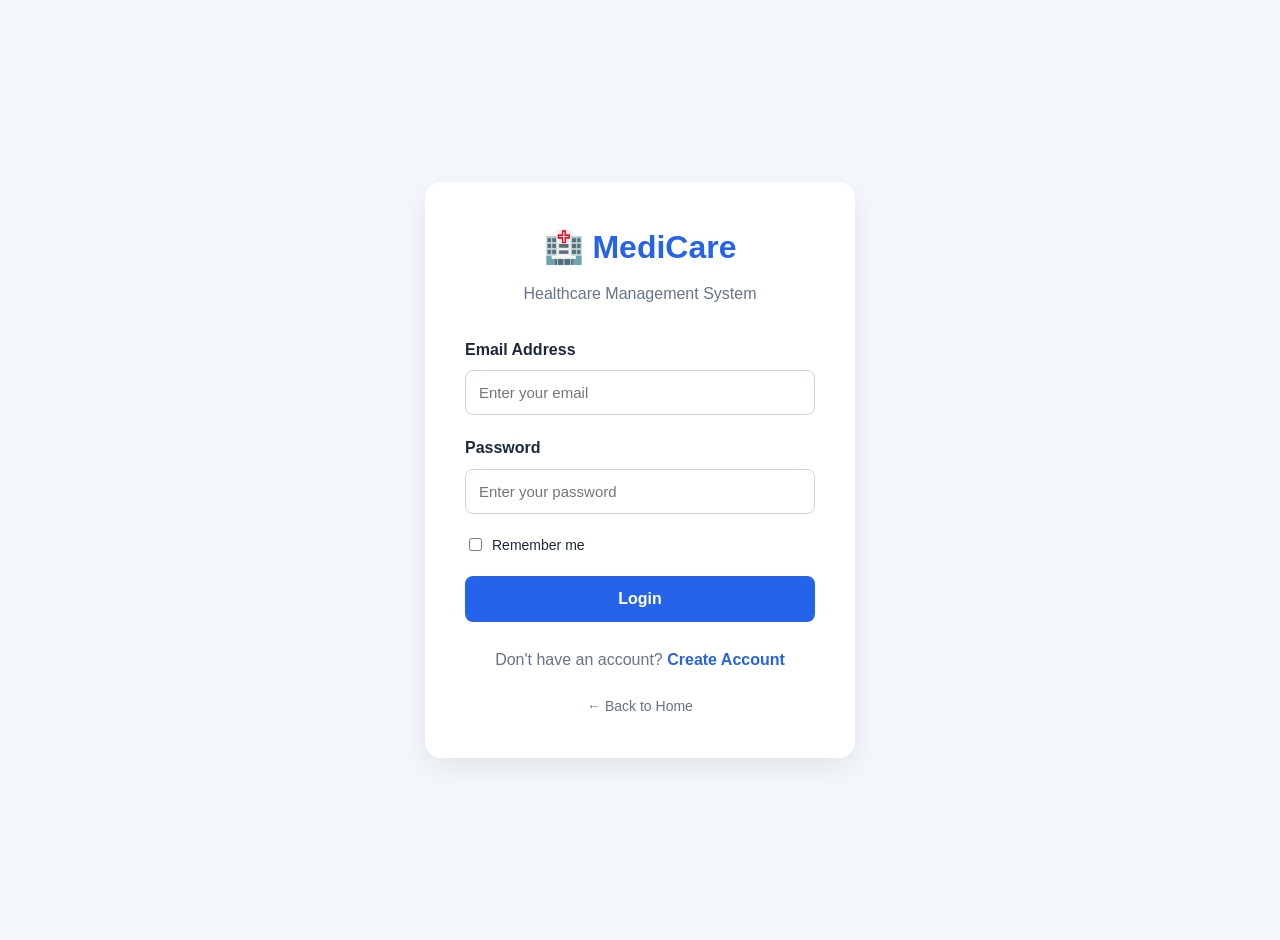
<file: frontend/doctor.html>
<!DOCTYPE html>
<html lang="en">
<head>
    <meta charset="UTF-8">
    <meta name="viewport" content="width=device-width, initial-scale=1.0">

    <title>MediCare | Doctor Dashboard</title>

    <link rel="stylesheet" href="css/style.css">

    <style>
        body {
            margin: 0;
            font-family: Arial, Helvetica, sans-serif;
            background: #f4f7fb;
            color: #1f2a44;
        }

        .doctor-layout {
            display: flex;
            min-height: 100vh;
        }

        .doctor-sidebar {
            width: 280px;
            background: #119b91;
            color: white;
            padding: 30px 20px;
            position: fixed;
            top: 0;
            left: 0;
            bottom: 0;
            overflow-y: auto;
            box-sizing: border-box;
        }

        .doctor-brand {
            font-size: 30px;
            font-weight: 800;
            margin-bottom: 45px;
            text-align: center;
        }

        .doctor-sidebar a {
            display: block;
            color: white;
            text-decoration: none;
            padding: 16px 18px;
            border-radius: 12px;
            margin-bottom: 8px;
            font-size: 17px;
            font-weight: 700;
            transition: 0.2s;
        }

        .doctor-sidebar a:hover,
        .doctor-sidebar a.active {
            background: rgba(255, 255, 255, 0.25);
        }

        .logout-link {
            background: #ff2635 !important;
            margin-top: 30px;
        }

        .doctor-main {
            margin-left: 280px;
            width: calc(100% - 280px);
            padding: 45px;
            box-sizing: border-box;
        }

        .doctor-header {
            margin-bottom: 35px;
        }

        .doctor-header h1 {
            margin: 0 0 10px;
            font-size: 38px;
        }

        .doctor-header p {
            color: #64748b;
            font-size: 18px;
        }

        .doctor-section {
            display: none;
        }

        .doctor-section.active {
            display: block;
        }

        .dashboard-cards {
            display: grid;
            grid-template-columns: repeat(4, 1fr);
            gap: 20px;
            margin-bottom: 35px;
        }

        .dashboard-card {
            background: white;
            border-radius: 18px;
            padding: 25px;
            box-shadow: 0 8px 25px rgba(0, 0, 0, 0.06);
        }

        .dashboard-card h3 {
            margin: 0 0 10px;
            font-size: 16px;
            color: #64748b;
        }

        .dashboard-card strong {
            font-size: 32px;
            display: block;
        }

        .panel {
            background: white;
            border-radius: 18px;
            padding: 30px;
            margin-bottom: 30px;
            box-shadow: 0 8px 25px rgba(0, 0, 0, 0.06);
        }

        .panel h2 {
            margin-top: 0;
            margin-bottom: 25px;
        }

        .table-wrapper {
            overflow-x: auto;
        }

        table {
            width: 100%;
            border-collapse: collapse;
        }

        th,
        td {
            padding: 16px 14px;
            border-bottom: 1px solid #e5e7eb;
            text-align: left;
            white-space: nowrap;
        }

        th {
            background: #f5f7fb;
            font-size: 15px;
        }

        td {
            color: #475569;
        }

        .status {
            display: inline-block;
            padding: 7px 12px;
            border-radius: 20px;
            font-size: 13px;
            font-weight: 800;
        }

        .status-pending {
            background: #fff1c2;
            color: #9a5200;
        }

        .status-confirmed {
            background: #d9f7ef;
            color: #087c68;
        }

        .status-completed {
            background: #dbeafe;
            color: #1d4ed8;
        }

        .status-rejected {
            background: #fee2e2;
            color: #b91c1c;
        }

        .status-cancelled {
            background: #e5e7eb;
            color: #475569;
        }

        .action-buttons {
            display: flex;
            gap: 8px;
            flex-wrap: wrap;
        }

        .action-btn {
            border: none;
            border-radius: 8px;
            padding: 9px 13px;
            cursor: pointer;
            font-weight: 700;
            font-size: 13px;
        }

        .confirm-btn {
            background: #10b981;
            color: white;
        }

        .reject-btn {
            background: #ef4444;
            color: white;
        }

        .complete-btn {
            background: #0ea5a0;
            color: white;
        }

        .edit-btn {
            background: #2563eb;
            color: white;
        }

        .delete-btn {
            background: #ef4444;
            color: white;
        }

        .action-btn:hover {
            opacity: 0.85;
        }

        .form-grid {
            display: grid;
            grid-template-columns: repeat(2, 1fr);
            gap: 20px;
        }

        .form-group {
            display: flex;
            flex-direction: column;
        }

        .form-group.full {
            grid-column: 1 / -1;
        }

        .form-group label {
            font-weight: 700;
            margin-bottom: 8px;
        }

        .form-group input,
        .form-group select,
        .form-group textarea {
            padding: 13px;
            border: 1px solid #cbd5e1;
            border-radius: 9px;
            font-size: 15px;
            box-sizing: border-box;
        }

        .form-group textarea {
            min-height: 100px;
            resize: vertical;
        }

        .primary-btn {
            background: #2563eb;
            color: white;
            border: none;
            padding: 13px 22px;
            border-radius: 9px;
            cursor: pointer;
            font-weight: 700;
            font-size: 15px;
        }

        .secondary-btn {
            background: #64748b;
            color: white;
            border: none;
            padding: 13px 22px;
            border-radius: 9px;
            cursor: pointer;
            font-weight: 700;
            font-size: 15px;
            margin-left: 8px;
        }

        .profile-card {
            max-width: 750px;
        }

        .profile-row {
            display: grid;
            grid-template-columns: 180px 1fr;
            padding: 14px 0;
            border-bottom: 1px solid #e5e7eb;
        }

        .profile-row strong {
            color: #334155;
        }

        .message {
            padding: 13px 16px;
            margin-bottom: 20px;
            border-radius: 9px;
            background: #e0f2fe;
            color: #075985;
            display: none;
        }

        .empty-message {
            text-align: center;
            padding: 30px;
            color: #64748b;
        }

        @media (max-width: 1100px) {
            .dashboard-cards {
                grid-template-columns: repeat(2, 1fr);
            }
        }

        @media (max-width: 800px) {
            .doctor-sidebar {
                width: 220px;
            }

            .doctor-main {
                margin-left: 220px;
                width: calc(100% - 220px);
                padding: 25px;
            }

            .form-grid {
                grid-template-columns: 1fr;
            }

            .form-group.full {
                grid-column: auto;
            }
        }

        @media (max-width: 600px) {
            .doctor-layout {
                display: block;
            }

            .doctor-sidebar {
                position: relative;
                width: 100%;
            }

            .doctor-main {
                margin-left: 0;
                width: 100%;
                padding: 20px;
            }

            .dashboard-cards {
                grid-template-columns: 1fr;
            }

            .profile-row {
                grid-template-columns: 1fr;
                gap: 5px;
            }
        }
    </style>
</head>

<body>

<div class="doctor-layout">

    <!-- ================= SIDEBAR ================= -->

    <aside class="doctor-sidebar">

        <div class="doctor-brand">
            MediCare
        </div>

        <a href="#" class="sidebar-link active" data-section="dashboard">
            🏠 Dashboard
        </a>

        <a href="#" class="sidebar-link" data-section="appointments">
            📅 Appointments
        </a>

        <a href="#" class="sidebar-link" data-section="schedule">
            🕘 My Schedule
        </a>

        <a href="#" class="sidebar-link" data-section="patients">
            👥 Patients
        </a>

        <a href="#" class="sidebar-link" data-section="records">
            📋 Patient Records
        </a>

        <a href="#" class="sidebar-link" data-section="profile">
            👤 My Profile
        </a>

        <a href="#" class="logout-link" id="logoutBtn">
            🚪 Logout
        </a>

    </aside>


    <!-- ================= MAIN ================= -->

    <main class="doctor-main">

        <!-- ================= DASHBOARD ================= -->

        <section id="dashboard" class="doctor-section active">

            <div class="doctor-header">

                <h1>
                    Welcome, <span id="doctorWelcome">
                        Doctor
                    </span>
                </h1>

                <p>
                    Manage your appointments, schedules and patients.
                </p>

            </div>


            <div class="dashboard-cards">

                <div class="dashboard-card">

                    <h3>Total Appointments</h3>

                    <strong id="totalAppointments">
                        0
                    </strong>

                </div>


                <div class="dashboard-card">

                    <h3>Pending Appointments</h3>

                    <strong id="pendingAppointments">
                        0
                    </strong>

                </div>


                <div class="dashboard-card">

                    <h3>Completed Appointments</h3>

                    <strong id="completedAppointments">
                        0
                    </strong>

                </div>


                <div class="dashboard-card">

                    <h3>Total Patients</h3>

                    <strong id="totalPatients">
                        0
                    </strong>

                </div>

            </div>


            <div class="panel">

                <h2>Doctor Information</h2>

                <div id="dashboardDoctorInfo">
                    Loading doctor information...
                </div>

            </div>

        </section>


        <!-- ================= APPOINTMENTS ================= -->

        <section id="appointments" class="doctor-section">

            <div class="doctor-header">

                <h1>My Appointments</h1>

                <p>
                    View and manage your patient appointments.
                </p>

            </div>


            <div id="appointmentMessage" class="message"></div>


            <div class="panel">

                <div class="table-wrapper">

                    <table>

                        <thead>

                            <tr>

                                <th>ID</th>

                                <th>Patient</th>

                                <th>Date</th>

                                <th>Time</th>

                                <th>Type</th>

                                <th>Status</th>

                                <th>Action</th>

                            </tr>

                        </thead>

                        <tbody id="appointmentsTable">

                            <tr>

                                <td colspan="7" class="empty-message">
                                    Loading appointments...
                                </td>

                            </tr>

                        </tbody>

                    </table>

                </div>

            </div>

        </section>


        <!-- ================= SCHEDULE ================= -->

        <section id="schedule" class="doctor-section">

            <div class="doctor-header">

                <h1>My Schedule</h1>

                <p>
                    Manage your availability and working hours.
                </p>

            </div>


            <div id="scheduleMessage" class="message"></div>


            <div class="panel">

                <h2 id="scheduleFormTitle">
                    Add Schedule
                </h2>

                <form id="scheduleForm">

                    <div class="form-grid">

                        <div class="form-group">

                            <label>Schedule Date</label>

                            <input
                                type="date"
                                id="scheduleDate"
                                required
                            >

                        </div>


                        <div class="form-group">

                            <label>Start Time</label>

                            <input
                                type="time"
                                id="startTime"
                                required
                            >

                        </div>


                        <div class="form-group">

                            <label>End Time</label>

                            <input
                                type="time"
                                id="endTime"
                                required
                            >

                        </div>


                        <div class="form-group">

                            <label>Availability</label>

                            <select id="scheduleAvailable">

                                <option value="true">
                                    Available
                                </option>

                                <option value="false">
                                    Not Available
                                </option>

                            </select>

                        </div>


                        <div class="form-group full">

                            <button
                                type="submit"
                                class="primary-btn"
                                id="scheduleSubmitBtn"
                            >
                                Add Schedule
                            </button>

                            <button
                                type="button"
                                class="secondary-btn"
                                id="cancelScheduleEdit"
                                style="display:none;"
                            >
                                Cancel Edit
                            </button>

                        </div>

                    </div>

                </form>

            </div>


            <div class="panel">

                <h2>My Schedules</h2>

                <div class="table-wrapper">

                    <table>

                        <thead>

                            <tr>

                                <th>ID</th>

                                <th>Date</th>

                                <th>Start</th>

                                <th>End</th>

                                <th>Availability</th>

                                <th>Action</th>

                            </tr>

                        </thead>

                        <tbody id="scheduleTable">

                            <tr>

                                <td colspan="6" class="empty-message">
                                    Loading schedules...
                                </td>

                            </tr>

                        </tbody>

                    </table>

                </div>

            </div>

        </section>


        <!-- ================= PATIENTS ================= -->

        <section id="patients" class="doctor-section">

            <div class="doctor-header">

                <h1>Patients</h1>

                <p>
                    View patients registered in the healthcare system.
                </p>

            </div>


            <div class="panel">

                <div class="table-wrapper">

                    <table>

                        <thead>

                            <tr>

                                <th>ID</th>

                                <th>Name</th>

                                <th>Email</th>

                                <th>Phone</th>

                                <th>Gender</th>

                                <th>Blood Group</th>

                            </tr>

                        </thead>

                        <tbody id="patientsTable">

                            <tr>

                                <td colspan="6" class="empty-message">
                                    Loading patients...
                                </td>

                            </tr>

                        </tbody>

                    </table>

                </div>

            </div>

        </section>


        <!-- ================= PATIENT RECORDS ================= -->

        <section id="records" class="doctor-section">

            <div class="doctor-header">

                <h1>Patient Records</h1>

                <p>
                    Create and manage patient medical records.
                </p>

            </div>


            <div id="recordMessage" class="message"></div>


            <div class="panel">

                <h2 id="recordFormTitle">
                    Add Medical Record
                </h2>

                <form id="recordForm">

                    <div class="form-grid">

                        <div class="form-group">

                            <label>Patient ID</label>

                            <input
                                type="number"
                                id="recordPatientId"
                                required
                            >

                        </div>


                        <div class="form-group">

                            <label>Patient Name</label>

                            <input
                                type="text"
                                id="recordPatientName"
                                required
                            >

                        </div>


                        <div class="form-group">

                            <label>Record Date</label>

                            <input
                                type="date"
                                id="recordDate"
                                required
                            >

                        </div>


                        <div class="form-group">

                            <label>Diagnosis</label>

                            <input
                                type="text"
                                id="recordDiagnosis"
                                required
                            >

                        </div>


                        <div class="form-group">

                            <label>Treatment</label>

                            <input
                                type="text"
                                id="recordTreatment"
                                required
                            >

                        </div>


                        <div class="form-group">

                            <label>Prescription</label>

                            <input
                                type="text"
                                id="recordPrescription"
                            >

                        </div>


                        <div class="form-group full">

                            <label>Notes</label>

                            <textarea
                                id="recordNotes"
                            ></textarea>

                        </div>


                        <div class="form-group full">

                            <button
                                type="submit"
                                class="primary-btn"
                                id="recordSubmitBtn"
                            >
                                Add Medical Record
                            </button>

                        </div>

                    </div>

                </form>

            </div>


            <div class="panel">

                <h2>Medical Records</h2>

                <div class="table-wrapper">

                    <table>

                        <thead>

                            <tr>

                                <th>ID</th>

                                <th>Patient</th>

                                <th>Date</th>

                                <th>Diagnosis</th>

                                <th>Treatment</th>

                                <th>Prescription</th>

                                <th>Action</th>

                            </tr>

                        </thead>

                        <tbody id="recordsTable">

                            <tr>

                                <td colspan="7" class="empty-message">
                                    Loading medical records...
                                </td>

                            </tr>

                        </tbody>

                    </table>

                </div>

            </div>

        </section>


        <!-- ================= PROFILE ================= -->

        <section id="profile" class="doctor-section">

            <div class="doctor-header">

                <h1>My Profile</h1>

                <p>
                    View your doctor profile information.
                </p>

            </div>


            <div id="profileMessage" class="message"></div>


            <div class="panel profile-card">

                <div class="profile-row">

                    <strong>Name</strong>

                    <span id="profileName">
                        Loading...
                    </span>

                </div>


                <div class="profile-row">

                    <strong>Email</strong>

                    <span id="profileEmail">
                        Loading...
                    </span>

                </div>


                <div class="profile-row">

                    <strong>Phone</strong>

                    <span id="profilePhone">
                        Loading...
                    </span>

                </div>


                <div class="profile-row">

                    <strong>Specialization</strong>

                    <span id="profileSpecialization">
                        Loading...
                    </span>

                </div>


                <div class="profile-row">

                    <strong>Qualification</strong>

                    <span id="profileQualification">
                        Loading...
                    </span>

                </div>


                <div class="profile-row">

                    <strong>Experience</strong>

                    <span id="profileExperience">
                        Loading...
                    </span>

                </div>


                <div class="profile-row">

                    <strong>Availability</strong>

                    <span id="profileAvailability">
                        Loading...
                    </span>

                </div>

            </div>

        </section>

    </main>

</div>


<script>

const API = "http://localhost:8080/api";

let loggedInUser = null;
let currentDoctor = null;

let editingScheduleId = null;


/* =====================================================
   AUTHENTICATION
===================================================== */

function loadLoggedInUser() {

    const storedUser =
        localStorage.getItem("loggedInUser");

    if (!storedUser) {

        alert("Please login first.");

        window.location.href = "login.html";

        return false;
    }

    try {

        loggedInUser =
            JSON.parse(storedUser);

    } catch (error) {

        localStorage.removeItem("loggedInUser");

        window.location.href = "login.html";

        return false;
    }


    if (
        !loggedInUser ||
        loggedInUser.role !== "DOCTOR"
    ) {

        alert("Doctor access required.");

        window.location.href = "login.html";

        return false;
    }

    return true;
}


/* =====================================================
   SIDEBAR NAVIGATION
===================================================== */

function setupNavigation() {

    const links =
        document.querySelectorAll(".sidebar-link");

    links.forEach(link => {

        link.addEventListener("click", function(event) {

            event.preventDefault();

            const sectionId =
                this.dataset.section;

            links.forEach(item => {

                item.classList.remove("active");

            });

            this.classList.add("active");


            document
                .querySelectorAll(".doctor-section")
                .forEach(section => {

                    section.classList.remove("active");

                });


            const section =
                document.getElementById(sectionId);

            if (section) {

                section.classList.add("active");

            }


            if (sectionId === "appointments") {

                loadAppointments();

            }

            if (sectionId === "schedule") {

                loadSchedules();

            }

            if (sectionId === "patients") {

                loadPatients();

            }

            if (sectionId === "records") {

                loadMedicalRecords();

            }

            if (sectionId === "profile") {

                loadProfile();

            }

        });

    });

}


/* =====================================================
   DOCTOR DATA
===================================================== */

async function loadDoctor() {

    try {

        const response =
            await fetch(`${API}/doctors`);

        if (!response.ok) {

            throw new Error(
                "Unable to load doctors"
            );

        }

        const doctors =
            await response.json();


        currentDoctor =
            doctors.find(doctor => {

                return (
                    String(doctor.email)
                    .toLowerCase()
                    ===
                    String(loggedInUser.email)
                    .toLowerCase()
                );

            });


        /*
         * If login account and doctor record
         * do not match, use the first doctor
         * only for displaying dashboard data.
         */

        if (!currentDoctor) {

            currentDoctor =
                doctors.find(doctor => {

                    return (
                        String(doctor.name)
                        .toLowerCase()
                        .includes(
                            String(loggedInUser.name)
                            .toLowerCase()
                        )
                    );

                });

        }


        if (!currentDoctor && doctors.length > 0) {

            currentDoctor = doctors[0];

        }


        if (currentDoctor) {

            document.getElementById(
                "doctorWelcome"
            ).textContent =
                currentDoctor.name;


            document.getElementById(
                "dashboardDoctorInfo"
            ).innerHTML = `

                <p>
                    <strong>Name:</strong>
                    ${escapeHtml(currentDoctor.name)}
                </p>

                <p>
                    <strong>Email:</strong>
                    ${escapeHtml(currentDoctor.email)}
                </p>

                <p>
                    <strong>Specialization:</strong>
                    ${escapeHtml(currentDoctor.specialization)}
                </p>

                <p>
                    <strong>Qualification:</strong>
                    ${escapeHtml(currentDoctor.qualification)}
                </p>

                <p>
                    <strong>Experience:</strong>
                    ${currentDoctor.experience} years
                </p>

                <p>
                    <strong>Phone:</strong>
                    ${escapeHtml(currentDoctor.phone)}
                </p>

                <p>
                    <strong>Availability:</strong>
                    ${
                        currentDoctor.available
                        ? "Available"
                        : "Not Available"
                    }
                </p>

            `;

        }

    } catch (error) {

        console.error(
            "Doctor loading error:",
            error
        );

        document.getElementById(
            "dashboardDoctorInfo"
        ).textContent =
            "Unable to load doctor information.";

    }

}


/* =====================================================
   APPOINTMENTS
===================================================== */

async function loadAppointments() {

    const table =
        document.getElementById(
            "appointmentsTable"
        );

    table.innerHTML = `

        <tr>

            <td colspan="7"
                class="empty-message">

                Loading appointments...

            </td>

        </tr>

    `;


    try {

        const response =
            await fetch(
                `${API}/appointments`
            );


        if (!response.ok) {

            throw new Error(
                "Unable to load appointments"
            );

        }


        const appointments =
            await response.json();


        document.getElementById(
            "totalAppointments"
        ).textContent =
            appointments.length;


        const pending =
            appointments.filter(
                appointment =>
                    appointment.status === "PENDING"
            ).length;


        const completed =
            appointments.filter(
                appointment =>
                    appointment.status === "COMPLETED"
            ).length;


        document.getElementById(
            "pendingAppointments"
        ).textContent =
            pending;


        document.getElementById(
            "completedAppointments"
        ).textContent =
            completed;


        if (!appointments.length) {

            table.innerHTML = `

                <tr>

                    <td colspan="7"
                        class="empty-message">

                        No appointments found.

                    </td>

                </tr>

            `;

            return;

        }


        table.innerHTML =
            appointments.map(
                appointment => {

                    return `

                        <tr>

                            <td>
                                ${appointment.id}
                            </td>

                            <td>
                                ${escapeHtml(
                                    appointment.patientName
                                    || "Unknown"
                                )}
                            </td>

                            <td>
                                ${escapeHtml(
                                    appointment.appointmentDate
                                    || "-"
                                )}
                            </td>

                            <td>
                                ${escapeHtml(
                                    appointment.appointmentTime
                                    || "-"
                                )}
                            </td>

                            <td>
                                ${escapeHtml(
                                    appointment.appointmentType
                                    || "-"
                                )}
                            </td>

                            <td>
                                ${getStatusBadge(
                                    appointment.status
                                )}
                            </td>

                            <td>

                                ${getAppointmentActions(
                                    appointment
                                )}

                            </td>

                        </tr>

                    `;

                }
            ).join("");


        loadPatientCount();

    } catch (error) {

        console.error(error);

        table.innerHTML = `

            <tr>

                <td colspan="7"
                    class="empty-message">

                    Failed to load appointments.

                </td>

            </tr>

        `;

    }

}


/* =====================================================
   APPOINTMENT STATUS BUTTONS
===================================================== */

function getAppointmentActions(
    appointment
) {

    const status =
        String(
            appointment.status || ""
        ).toUpperCase();


    if (status === "PENDING") {

        return `

            <div class="action-buttons">

                <button
                    class="action-btn confirm-btn"
                    onclick="updateAppointmentStatus(
                        ${appointment.id},
                        'CONFIRMED'
                    )"
                >
                    Confirm
                </button>


                <button
                    class="action-btn reject-btn"
                    onclick="updateAppointmentStatus(
                        ${appointment.id},
                        'REJECTED'
                    )"
                >
                    Reject
                </button>

            </div>

        `;

    }


    if (status === "CONFIRMED") {

        return `

            <div class="action-buttons">

                <button
                    class="action-btn complete-btn"
                    onclick="updateAppointmentStatus(
                        ${appointment.id},
                        'COMPLETED'
                    )"
                >
                    Complete
                </button>

            </div>

        `;

    }


    if (status === "COMPLETED") {

        return `
            <span>Completed</span>
        `;

    }


    if (status === "REJECTED") {

        return `
            <span>Rejected</span>
        `;

    }


    if (status === "CANCELLED") {

        return `
            <span>Cancelled</span>
        `;

    }


    return `
        <span>-</span>
    `;

}


/* =====================================================
   UPDATE APPOINTMENT STATUS
===================================================== */

async function updateAppointmentStatus(
    appointmentId,
    newStatus
) {

    try {

        const response =
            await fetch(
                `${API}/appointments/${appointmentId}`,
                {
                    method: "PUT",

                    headers: {
                        "Content-Type":
                            "application/json"
                    },

                    body: JSON.stringify({
                        status: newStatus
                    })
                }
            );


        if (!response.ok) {

            throw new Error(
                "Status update failed"
            );

        }


        showMessage(
            "appointmentMessage",
            `Appointment ${newStatus.toLowerCase()} successfully.`
        );


        await loadAppointments();

    } catch (error) {

        console.error(error);

        showMessage(
            "appointmentMessage",
            "Unable to update appointment status."
        );

    }

}


/* =====================================================
   SCHEDULES
===================================================== */

async function loadSchedules() {

    const table =
        document.getElementById(
            "scheduleTable"
        );


    table.innerHTML = `

        <tr>

            <td colspan="6"
                class="empty-message">

                Loading schedules...

            </td>

        </tr>

    `;


    try {

        const response =
            await fetch(
                `${API}/schedules`
            );


        if (!response.ok) {

            throw new Error(
                "Unable to load schedules"
            );

        }


        const schedules =
            await response.json();


        let doctorSchedules =
            schedules;


        if (currentDoctor) {

            doctorSchedules =
                schedules.filter(
                    schedule =>
                        Number(schedule.doctorId)
                        ===
                        Number(currentDoctor.id)
                );

        }


        if (!doctorSchedules.length) {

            table.innerHTML = `

                <tr>

                    <td colspan="6"
                        class="empty-message">

                        No schedules found.

                    </td>

                </tr>

            `;

            return;

        }


        table.innerHTML =
            doctorSchedules.map(
                schedule => {

                    return `

                        <tr>

                            <td>
                                ${schedule.id}
                            </td>

                            <td>
                                ${escapeHtml(
                                    schedule.scheduleDate
                                )}
                            </td>

                            <td>
                                ${escapeHtml(
                                    schedule.startTime
                                )}
                            </td>

                            <td>
                                ${escapeHtml(
                                    schedule.endTime
                                )}
                            </td>

                            <td>

                                ${
                                    schedule.available
                                    ? getStatusBadge(
                                        "AVAILABLE"
                                    )
                                    : getStatusBadge(
                                        "NOT AVAILABLE"
                                    )
                                }

                            </td>

                            <td>

                                <div class="action-buttons">

                                    <button
                                        class="action-btn edit-btn"
                                        onclick="editSchedule(
                                            ${schedule.id},
                                            '${schedule.scheduleDate}',
                                            '${schedule.startTime}',
                                            '${schedule.endTime}',
                                            ${schedule.available}
                                        )"
                                    >
                                        Edit
                                    </button>


                                    <button
                                        class="action-btn delete-btn"
                                        onclick="deleteSchedule(
                                            ${schedule.id}
                                        )"
                                    >
                                        Delete
                                    </button>

                                </div>

                            </td>

                        </tr>

                    `;

                }
            ).join("");


    } catch (error) {

        console.error(error);

        table.innerHTML = `

            <tr>

                <td colspan="6"
                    class="empty-message">

                    Failed to load schedules.

                </td>

            </tr>

        `;

    }

}


/* =====================================================
   ADD / EDIT SCHEDULE
===================================================== */

document.getElementById(
    "scheduleForm"
).addEventListener(
    "submit",
    async function(event) {

        event.preventDefault();


        if (!currentDoctor) {

            showMessage(
                "scheduleMessage",
                "Doctor information not available."
            );

            return;

        }


        const scheduleData = {

            doctorId:
                currentDoctor.id,

            doctorName:
                currentDoctor.name,

            scheduleDate:
                document.getElementById(
                    "scheduleDate"
                ).value,

            startTime:
                document.getElementById(
                    "startTime"
                ).value,

            endTime:
                document.getElementById(
                    "endTime"
                ).value,

            available:
                document.getElementById(
                    "scheduleAvailable"
                ).value === "true"

        };


        try {

            let response;


            if (editingScheduleId) {

                response =
                    await fetch(
                        `${API}/schedules/${editingScheduleId}`,
                        {
                            method: "PUT",

                            headers: {
                                "Content-Type":
                                    "application/json"
                            },

                            body:
                                JSON.stringify(
                                    scheduleData
                                )
                        }
                    );

            } else {

                response =
                    await fetch(
                        `${API}/schedules`,
                        {
                            method: "POST",

                            headers: {
                                "Content-Type":
                                    "application/json"
                            },

                            body:
                                JSON.stringify(
                                    scheduleData
                                )
                        }
                    );

            }


            if (!response.ok) {

                throw new Error(
                    "Schedule save failed"
                );

            }


            showMessage(
                "scheduleMessage",
                editingScheduleId
                    ? "Schedule updated successfully."
                    : "Schedule added successfully."
            );


            resetScheduleForm();

            await loadSchedules();

        } catch (error) {

            console.error(error);

            showMessage(
                "scheduleMessage",
                "Unable to save schedule."
            );

        }

    }
);


/* =====================================================
   EDIT SCHEDULE
===================================================== */

function editSchedule(
    id,
    date,
    start,
    end,
    available
) {

    editingScheduleId = id;


    document.getElementById(
        "scheduleDate"
    ).value = date;


    document.getElementById(
        "startTime"
    ).value = start;


    document.getElementById(
        "endTime"
    ).value = end;


    document.getElementById(
        "scheduleAvailable"
    ).value =
        available ? "true" : "false";


    document.getElementById(
        "scheduleFormTitle"
    ).textContent =
        "Edit Schedule";


    document.getElementById(
        "scheduleSubmitBtn"
    ).textContent =
        "Update Schedule";


    document.getElementById(
        "cancelScheduleEdit"
    ).style.display =
        "inline-block";

}


/* =====================================================
   RESET SCHEDULE FORM
===================================================== */

function resetScheduleForm() {

    editingScheduleId = null;

    document.getElementById(
        "scheduleForm"
    ).reset();


    document.getElementById(
        "scheduleFormTitle"
    ).textContent =
        "Add Schedule";


    document.getElementById(
        "scheduleSubmitBtn"
    ).textContent =
        "Add Schedule";


    document.getElementById(
        "cancelScheduleEdit"
    ).style.display =
        "none";

}


document.getElementById(
    "cancelScheduleEdit"
).addEventListener(
    "click",
    resetScheduleForm
);


/* =====================================================
   DELETE SCHEDULE
===================================================== */

async function deleteSchedule(id) {

    const confirmed =
        confirm(
            "Are you sure you want to delete this schedule?"
        );


    if (!confirmed) {

        return;

    }


    try {

        const response =
            await fetch(
                `${API}/schedules/${id}`,
                {
                    method: "DELETE"
                }
            );


        if (!response.ok) {

            throw new Error(
                "Delete failed"
            );

        }


        showMessage(
            "scheduleMessage",
            "Schedule deleted successfully."
        );


        await loadSchedules();

    } catch (error) {

        console.error(error);

        showMessage(
            "scheduleMessage",
            "Unable to delete schedule."
        );

    }

}


/* =====================================================
   PATIENTS
===================================================== */

async function loadPatients() {

    const table =
        document.getElementById(
            "patientsTable"
        );


    try {

        const response =
            await fetch(
                `${API}/patients`
            );


        if (!response.ok) {

            throw new Error(
                "Unable to load patients"
            );

        }


        const patients =
            await response.json();


        document.getElementById(
            "totalPatients"
        ).textContent =
            patients.length;


        if (!patients.length) {

            table.innerHTML = `

                <tr>

                    <td colspan="6"
                        class="empty-message">

                        No patients found.

                    </td>

                </tr>

            `;

            return;

        }


        table.innerHTML =
            patients.map(
                patient => {

                    return `

                        <tr>

                            <td>
                                ${patient.id}
                            </td>

                            <td>
                                ${escapeHtml(
                                    patient.name
                                )}
                            </td>

                            <td>
                                ${escapeHtml(
                                    patient.email
                                )}
                            </td>

                            <td>
                                ${escapeHtml(
                                    patient.phone
                                )}
                            </td>

                            <td>
                                ${escapeHtml(
                                    patient.gender
                                    || "-"
                                )}
                            </td>

                            <td>
                                ${escapeHtml(
                                    patient.bloodGroup
                                    || "-"
                                )}
                            </td>

                        </tr>

                    `;

                }
            ).join("");


    } catch (error) {

        console.error(error);

        table.innerHTML = `

            <tr>

                <td colspan="6"
                    class="empty-message">

                    Failed to load patients.

                </td>

            </tr>

        `;

    }

}


/* =====================================================
   PATIENT COUNT
===================================================== */

async function loadPatientCount() {

    try {

        const response =
            await fetch(
                `${API}/patients`
            );


        if (!response.ok) {

            return;

        }


        const patients =
            await response.json();


        document.getElementById(
            "totalPatients"
        ).textContent =
            patients.length;

    } catch (error) {

        console.error(error);

    }

}


/* =====================================================
   MEDICAL RECORDS
===================================================== */

async function loadMedicalRecords() {

    const table =
        document.getElementById(
            "recordsTable"
        );


    try {

        const response =
            await fetch(
                `${API}/medical-records`
            );


        if (!response.ok) {

            throw new Error(
                "Unable to load records"
            );

        }


        const records =
            await response.json();


        if (!records.length) {

            table.innerHTML = `

                <tr>

                    <td colspan="7"
                        class="empty-message">

                        No medical records found.

                    </td>

                </tr>

            `;

            return;

        }


        table.innerHTML =
            records.map(
                record => {

                    return `

                        <tr>

                            <td>
                                ${record.id}
                            </td>

                            <td>
                                ${escapeHtml(
                                    record.patientName
                                )}
                            </td>

                            <td>
                                ${escapeHtml(
                                    record.recordDate
                                )}
                            </td>

                            <td>
                                ${escapeHtml(
                                    record.diagnosis
                                )}
                            </td>

                            <td>
                                ${escapeHtml(
                                    record.treatment
                                )}
                            </td>

                            <td>
                                ${escapeHtml(
                                    record.prescription
                                    || "-"
                                )}
                            </td>

                            <td>

                                <button
                                    class="action-btn delete-btn"
                                    onclick="deleteMedicalRecord(
                                        ${record.id}
                                    )"
                                >
                                    Delete
                                </button>

                            </td>

                        </tr>

                    `;

                }
            ).join("");


    } catch (error) {

        console.error(error);

        table.innerHTML = `

            <tr>

                <td colspan="7"
                    class="empty-message">

                    Failed to load medical records.

                </td>

            </tr>

        `;

    }

}


/* =====================================================
   CREATE MEDICAL RECORD
===================================================== */

document.getElementById(
    "recordForm"
).addEventListener(
    "submit",
    async function(event) {

        event.preventDefault();


        if (!currentDoctor) {

            showMessage(
                "recordMessage",
                "Doctor information not available."
            );

            return;

        }


        const recordData = {

            patientId:
                Number(
                    document.getElementById(
                        "recordPatientId"
                    ).value
                ),

            doctorId:
                currentDoctor.id,

            patientName:
                document.getElementById(
                    "recordPatientName"
                ).value,

            doctorName:
                currentDoctor.name,

            recordDate:
                document.getElementById(
                    "recordDate"
                ).value,

            diagnosis:
                document.getElementById(
                    "recordDiagnosis"
                ).value,

            treatment:
                document.getElementById(
                    "recordTreatment"
                ).value,

            prescription:
                document.getElementById(
                    "recordPrescription"
                ).value,

            notes:
                document.getElementById(
                    "recordNotes"
                ).value

        };


        try {

            const response =
                await fetch(
                    `${API}/medical-records`,
                    {
                        method: "POST",

                        headers: {
                            "Content-Type":
                                "application/json"
                        },

                        body:
                            JSON.stringify(
                                recordData
                            )
                    }
                );


            if (!response.ok) {

                throw new Error(
                    "Medical record creation failed"
                );

            }


            showMessage(
                "recordMessage",
                "Medical record added successfully."
            );


            document.getElementById(
                "recordForm"
            ).reset();


            await loadMedicalRecords();

        } catch (error) {

            console.error(error);

            showMessage(
                "recordMessage",
                "Unable to create medical record."
            );

        }

    }
);


/* =====================================================
   DELETE MEDICAL RECORD
===================================================== */

async function deleteMedicalRecord(id) {

    const confirmed =
        confirm(
            "Are you sure you want to delete this medical record?"
        );


    if (!confirmed) {

        return;

    }


    try {

        const response =
            await fetch(
                `${API}/medical-records/${id}`,
                {
                    method: "DELETE"
                }
            );


        if (!response.ok) {

            throw new Error(
                "Delete failed"
            );

        }


        showMessage(
            "recordMessage",
            "Medical record deleted successfully."
        );


        await loadMedicalRecords();

    } catch (error) {

        console.error(error);

        showMessage(
            "recordMessage",
            "Unable to delete medical record."
        );

    }

}


/* =====================================================
   PROFILE
===================================================== */

async function loadProfile() {

    if (!currentDoctor) {

        return;

    }


    document.getElementById(
        "profileName"
    ).textContent =
        currentDoctor.name;


    document.getElementById(
        "profileEmail"
    ).textContent =
        currentDoctor.email;


    document.getElementById(
        "profilePhone"
    ).textContent =
        currentDoctor.phone || "-";


    document.getElementById(
        "profileSpecialization"
    ).textContent =
        currentDoctor.specialization || "-";


    document.getElementById(
        "profileQualification"
    ).textContent =
        currentDoctor.qualification || "-";


    document.getElementById(
        "profileExperience"
    ).textContent =
        `${currentDoctor.experience || 0} years`;


    document.getElementById(
        "profileAvailability"
    ).textContent =
        currentDoctor.available
        ? "Available"
        : "Not Available";

}


/* =====================================================
   STATUS BADGE
===================================================== */

function getStatusBadge(status) {

    const value =
        String(status || "")
        .toUpperCase();


    let className =
        "status";


    if (value === "PENDING") {

        className +=
            " status-pending";

    }

    else if (
        value === "CONFIRMED"
        ||
        value === "AVAILABLE"
    ) {

        className +=
            " status-confirmed";

    }

    else if (
        value === "COMPLETED"
        ||
        value === "AVAILABLE"
    ) {

        className +=
            " status-completed";

    }

    else if (value === "REJECTED") {

        className +=
            " status-rejected";

    }

    else {

        className +=
            " status-cancelled";

    }


    return `

        <span class="${className}">

            ${escapeHtml(value)}

        </span>

    `;

}


/* =====================================================
   MESSAGE
===================================================== */

function showMessage(
    elementId,
    text
) {

    const element =
        document.getElementById(
            elementId
        );


    if (!element) {

        return;

    }


    element.textContent =
        text;


    element.style.display =
        "block";


    setTimeout(
        () => {

            element.style.display =
                "none";

        },
        3000
    );

}


/* =====================================================
   ESCAPE HTML
===================================================== */

function escapeHtml(value) {

    return String(value ?? "")
        .replaceAll("&", "&amp;")
        .replaceAll("<", "&lt;")
        .replaceAll(">", "&gt;")
        .replaceAll('"', "&quot;")
        .replaceAll("'", "&#039;");

}


/* =====================================================
   LOGOUT
===================================================== */

document.getElementById(
    "logoutBtn"
).addEventListener(
    "click",
    function(event) {

        event.preventDefault();

        localStorage.removeItem(
            "loggedInUser"
        );

        window.location.href =
            "login.html";

    }
);


/* =====================================================
   INITIAL LOAD
===================================================== */

async function initializeDoctorDashboard() {

    if (!loadLoggedInUser()) {

        return;

    }


    setupNavigation();

    await loadDoctor();

    await loadAppointments();

    await loadPatients();

    await loadSchedules();

    await loadMedicalRecords();

    await loadProfile();

}


initializeDoctorDashboard();

</script>

</body>
</html>
</file>
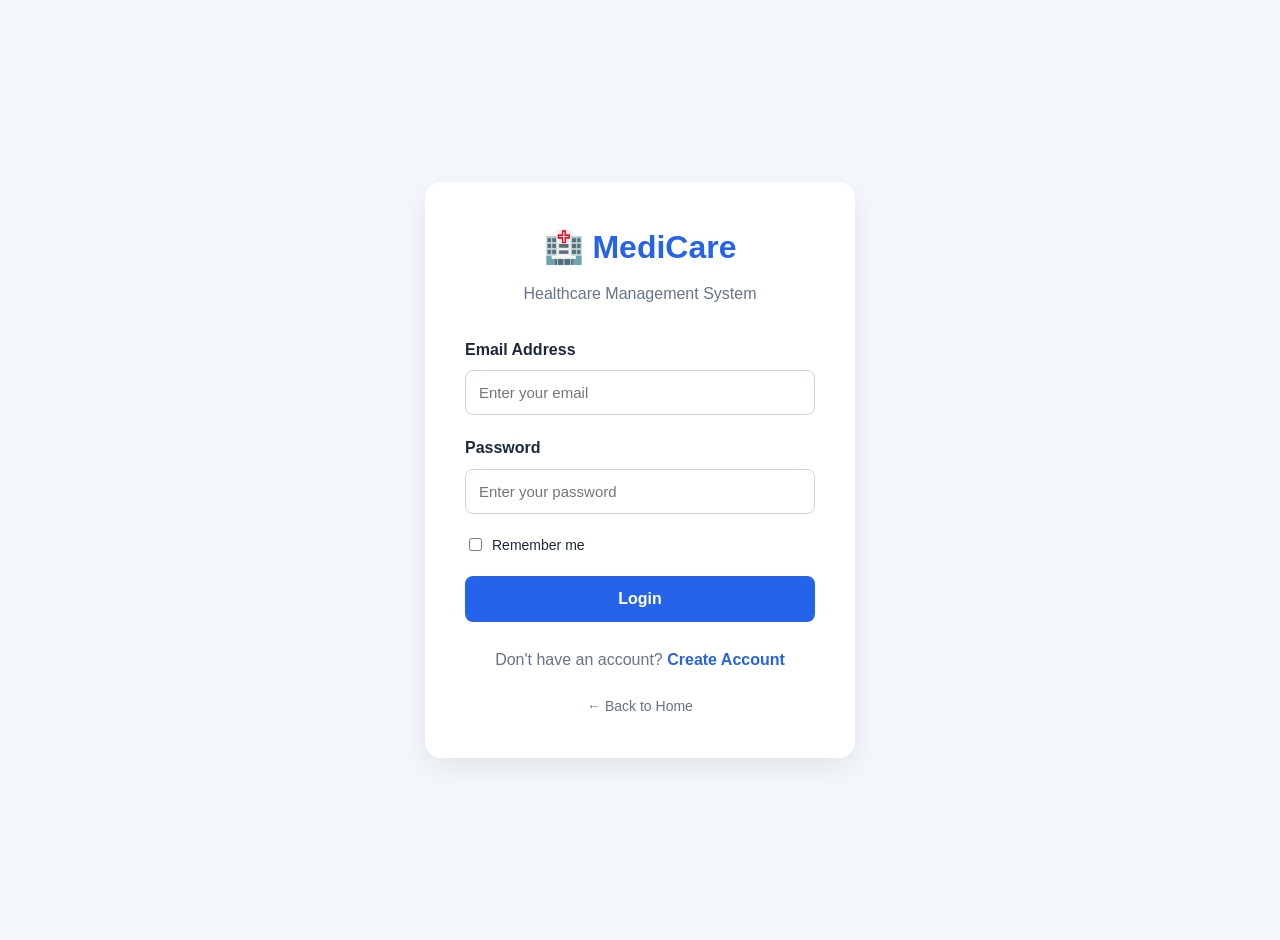
<file: frontend/login.html>
<!DOCTYPE html>
<html lang="en">

<head>

    <meta charset="UTF-8">

    <meta name="viewport" content="width=device-width, initial-scale=1.0">

    <title>Login - MediCare</title>

    <link rel="stylesheet" href="css/style.css">

    <style>

        body {
            margin: 0;
            font-family: Arial, sans-serif;
            background: #f4f7fb;
        }

        .login-page {
            min-height: 100vh;
            display: flex;
            align-items: center;
            justify-content: center;
            padding: 20px;
        }

        .login-container {
            width: 100%;
            max-width: 430px;
        }

        .login-card {
            background: white;
            padding: 40px;
            border-radius: 16px;
            box-shadow: 0 10px 30px rgba(0, 0, 0, 0.08);
        }

        .login-logo {
            text-align: center;
            margin-bottom: 30px;
        }

        .login-logo h1 {
            margin: 0;
            color: #2563eb;
            font-size: 32px;
        }

        .login-logo p {
            margin-top: 8px;
            color: #64748b;
        }

        .form-group {
            margin-bottom: 20px;
        }

        .form-group label {
            display: block;
            margin-bottom: 8px;
            font-weight: 600;
            color: #1e293b;
        }

        .form-group input {
            width: 100%;
            padding: 13px;
            border: 1px solid #cbd5e1;
            border-radius: 8px;
            font-size: 15px;
            box-sizing: border-box;
        }

        .form-group input:focus {
            outline: none;
            border-color: #2563eb;
        }

        .login-options {
            display: flex;
            justify-content: space-between;
            align-items: center;
            margin-bottom: 20px;
            font-size: 14px;
        }

        .remember {
            display: flex;
            align-items: center;
            gap: 7px;
        }

        .login-button {
            width: 100%;
            border: none;
            background: #2563eb;
            color: white;
            padding: 14px;
            border-radius: 8px;
            font-size: 16px;
            font-weight: 600;
            cursor: pointer;
        }

        .login-button:hover {
            background: #1d4ed8;
        }

        .login-button:disabled {
            background: #94a3b8;
            cursor: not-allowed;
        }

        .register-link {
            text-align: center;
            margin-top: 25px;
            color: #64748b;
        }

        .register-link a {
            color: #2563eb;
            text-decoration: none;
            font-weight: 600;
        }

        .message {
            display: none;
            padding: 12px;
            border-radius: 8px;
            margin-bottom: 20px;
            text-align: center;
            font-size: 14px;
        }

        .message.success {
            display: block;
            background: #dcfce7;
            color: #166534;
        }

        .message.error {
            display: block;
            background: #fee2e2;
            color: #991b1b;
        }

        .back-home {
            text-align: center;
            margin-top: 20px;
        }

        .back-home a {
            color: #64748b;
            text-decoration: none;
            font-size: 14px;
        }

    </style>

</head>

<body>

<div class="login-page">

    <div class="login-container">

        <div class="login-card">

            <div class="login-logo">

                <h1>🏥 MediCare</h1>

                <p>Healthcare Management System</p>

            </div>


            <div id="message" class="message"></div>


            <form id="loginForm">

                <div class="form-group">

                    <label for="email">
                        Email Address
                    </label>

                    <input
                        type="email"
                        id="email"
                        placeholder="Enter your email"
                        required
                    >

                </div>


                <div class="form-group">

                    <label for="password">
                        Password
                    </label>

                    <input
                        type="password"
                        id="password"
                        placeholder="Enter your password"
                        required
                    >

                </div>


                <div class="login-options">

                    <label class="remember">

                        <input
                            type="checkbox"
                            id="rememberMe"
                        >

                        Remember me

                    </label>

                </div>


                <button
                    type="submit"
                    class="login-button"
                    id="loginButton"
                >

                    Login

                </button>

            </form>


            <div class="register-link">

                Don't have an account?

                <a href="register.html">
                    Create Account
                </a>

            </div>


            <div class="back-home">

                <a href="index.html">
                    ← Back to Home
                </a>

            </div>

        </div>

    </div>

</div>


<script>

    /*
     * LOCALHOST BACKEND
     *
     * Spring Boot backend:
     * http://localhost:8080
     */

    const API_URL =
        "http://localhost:8080/api/users/login";


    const loginForm =
        document.getElementById("loginForm");


    const loginButton =
        document.getElementById("loginButton");


    const message =
        document.getElementById("message");


    function showMessage(text, type) {

        message.textContent = text;

        message.className =
            "message " + type;

    }


    loginForm.addEventListener(
        "submit",
        async function(event) {

            event.preventDefault();


            const email =
                document
                    .getElementById("email")
                    .value
                    .trim();


            const password =
                document
                    .getElementById("password")
                    .value;


            const rememberMe =
                document
                    .getElementById("rememberMe")
                    .checked;


            loginButton.disabled = true;

            loginButton.textContent =
                "Logging in...";


            try {

                const response =
                    await fetch(API_URL, {

                        method: "POST",

                        headers: {

                            "Content-Type":
                                "application/json"

                        },

                        body: JSON.stringify({

                            email: email,

                            password: password

                        })

                    });


                if (!response.ok) {

                    throw new Error(
                        "Invalid email or password"
                    );

                }


                const user =
                    await response.json();


                console.log(
                    "Logged in user:",
                    user
                );


                /*
                 * User information browser
                 * ke localStorage me save karenge.
                 */

                localStorage.setItem(
                    "loggedInUser",
                    JSON.stringify(user)
                );


                if (rememberMe) {

                    localStorage.setItem(
                        "rememberMe",
                        "true"
                    );

                } else {

                    localStorage.removeItem(
                        "rememberMe"
                    );

                }


                showMessage(
                    "Login successful! Redirecting...",
                    "success"
                );


                /*
                 * Role ko uppercase me convert
                 * kar rahe hain.
                 *
                 * Isse ADMIN / admin / Admin
                 * tino properly work karenge.
                 */

                const role =
                    String(user.role || "")
                        .trim()
                        .toUpperCase();


                console.log(
                    "User Role:",
                    role
                );


                setTimeout(function() {


                    if (role === "ADMIN") {

                        window.location.href =
                            "admin.html";

                    }

                    else if (role === "DOCTOR") {

                        window.location.href =
                            "doctor.html";

                    }

                    else if (role === "PATIENT") {

                        window.location.href =
                            "patient.html";

                    }

                    else {

                        alert(
                            "Unknown user role: " +
                            role
                        );

                        window.location.href =
                            "index.html";

                    }


                }, 1000);


            }

            catch (error) {

                console.error(
                    "Login Error:",
                    error
                );


                showMessage(
                    "Invalid email or password.",
                    "error"
                );


                loginButton.disabled = false;

                loginButton.textContent =
                    "Login";

            }

        }
    );

</script>

</body>

</html>
</file>
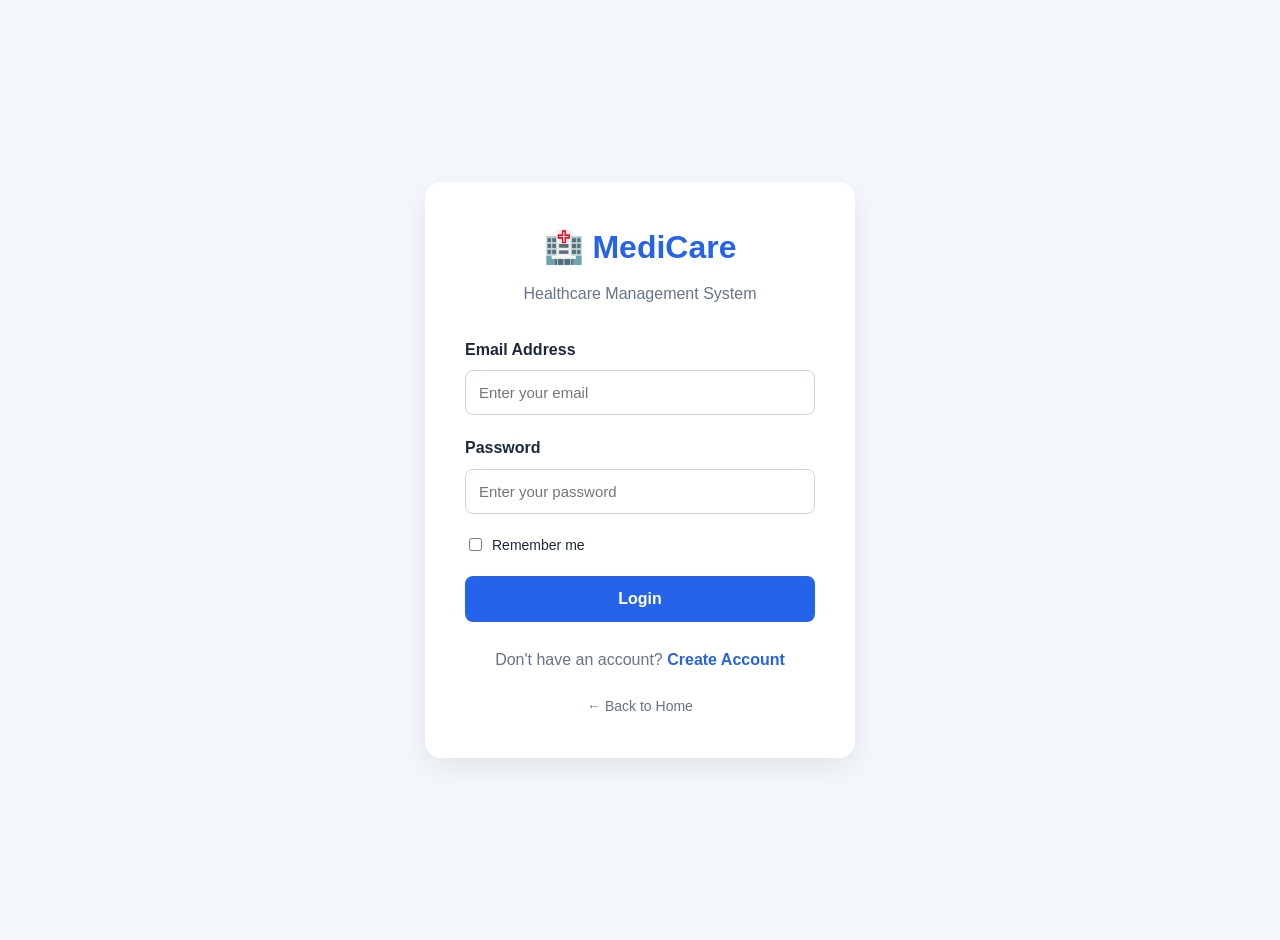
<file: frontend/patient.html>
<!DOCTYPE html>
<html lang="en">

<head>

    <meta charset="UTF-8">

    <meta
        name="viewport"
        content="width=device-width, initial-scale=1.0"
    >

    <title>Patient Dashboard - MediCare</title>

    <link
        rel="stylesheet"
        href="css/style.css"
    >

    <style>

        * {
            box-sizing: border-box;
        }

        body {
            margin: 0;
            font-family: Arial, sans-serif;
            background: #f4f7fb;
            color: #172033;
        }

        .dashboard {
            display: flex;
            min-height: 100vh;
        }

        /* =========================
           SIDEBAR
        ========================== */

        .sidebar {
            width: 280px;
            background: #0f172a;
            color: white;
            padding: 30px 20px;
            position: fixed;
            top: 0;
            left: 0;
            bottom: 0;
        }

        .logo {
            text-align: center;
            margin-bottom: 10px;
        }

        .logo h2 {
            margin: 0;
            color: #2563eb;
            font-size: 28px;
        }

        .panel-name {
            text-align: center;
            color: #94a3b8;
            margin-bottom: 35px;
        }

        .sidebar-menu {
            display: flex;
            flex-direction: column;
            gap: 8px;
        }

        .sidebar-menu a {
            text-decoration: none;
            color: #cbd5e1;
            padding: 15px;
            border-radius: 10px;
            transition: 0.2s;
        }

        .sidebar-menu a:hover {
            background: #1e293b;
            color: white;
        }

        .sidebar-menu a.active {
            background: #2563eb;
            color: white;
        }

        .logout {
            position: absolute;
            bottom: 30px;
            left: 20px;
            right: 20px;
        }

        .logout a {
            color: #fca5a5;
        }

        /* =========================
           MAIN CONTENT
        ========================== */

        .main-content {
            margin-left: 280px;
            width: calc(100% - 280px);
            padding: 30px;
        }

        /* =========================
           TOPBAR
        ========================== */

        .topbar {
            background: white;
            border-radius: 14px;
            padding: 20px 25px;
            display: flex;
            justify-content: space-between;
            align-items: center;
            margin-bottom: 25px;
            box-shadow: 0 3px 12px rgba(0,0,0,0.05);
        }

        .topbar h1 {
            margin: 0;
            font-size: 28px;
        }

        .user-info {
            display: flex;
            align-items: center;
            gap: 15px;
        }

        .avatar {
            width: 50px;
            height: 50px;
            border-radius: 50%;
            background: #dbeafe;
            color: #2563eb;
            display: flex;
            justify-content: center;
            align-items: center;
            font-weight: bold;
            font-size: 18px;
        }

        .user-details strong {
            display: block;
            font-size: 17px;
        }

        .user-details span {
            color: #64748b;
            font-size: 14px;
        }

        /* =========================
           WELCOME
        ========================== */

        .welcome-card {
            background: #2563eb;
            color: white;
            padding: 40px;
            border-radius: 18px;
            margin-bottom: 25px;
        }

        .welcome-card h2 {
            font-size: 32px;
            margin: 0 0 12px;
        }

        .welcome-card p {
            font-size: 16px;
            margin-bottom: 25px;
        }

        .primary-button {
            display: inline-block;
            background: white;
            color: #2563eb;
            padding: 13px 22px;
            border-radius: 8px;
            text-decoration: none;
            font-weight: bold;
        }

        .primary-button:hover {
            background: #f1f5f9;
        }

        /* =========================
           STATS
        ========================== */

        .stats-grid {
            display: grid;
            grid-template-columns: repeat(4, 1fr);
            gap: 20px;
            margin-bottom: 25px;
        }

        .stat-card {
            background: white;
            padding: 25px;
            border-radius: 15px;
            box-shadow: 0 3px 12px rgba(0,0,0,0.05);
        }

        .stat-card .icon {
            font-size: 28px;
            margin-bottom: 15px;
        }

        .stat-card h3 {
            font-size: 32px;
            margin: 0 0 8px;
        }

        .stat-card p {
            color: #64748b;
            margin: 0;
        }

        /* =========================
           CONTENT GRID
        ========================== */

        .content-grid {
            display: grid;
            grid-template-columns: 2fr 1fr;
            gap: 25px;
        }

        .card {
            background: white;
            border-radius: 15px;
            padding: 25px;
            margin-bottom: 25px;
            box-shadow: 0 3px 12px rgba(0,0,0,0.05);
        }

        .card-header {
            display: flex;
            justify-content: space-between;
            align-items: center;
            margin-bottom: 20px;
        }

        .card-header h2 {
            margin: 0;
            font-size: 22px;
        }

        .view-all {
            color: #2563eb;
            text-decoration: none;
            font-weight: bold;
        }

        /* =========================
           DOCTORS
        ========================== */

        .doctor-card {
            border: 1px solid #e2e8f0;
            border-radius: 12px;
            padding: 20px;
            margin-bottom: 15px;
            display: flex;
            justify-content: space-between;
            align-items: center;
        }

        .doctor-info {
            display: flex;
            align-items: center;
            gap: 15px;
        }

        .doctor-avatar {
            width: 55px;
            height: 55px;
            border-radius: 50%;
            background: #dbeafe;
            color: #2563eb;
            display: flex;
            align-items: center;
            justify-content: center;
            font-weight: bold;
        }

        .doctor-info h3 {
            margin: 0 0 7px;
        }

        .doctor-info p {
            margin: 3px 0;
            color: #64748b;
        }

        .available {
            color: #16a34a !important;
            font-weight: bold;
        }

        .book-button {
            background: #2563eb;
            color: white;
            border: none;
            padding: 11px 18px;
            border-radius: 8px;
            cursor: pointer;
            font-weight: bold;
        }

        .book-button:hover {
            background: #1d4ed8;
        }

        /* =========================
           APPOINTMENTS
        ========================== */

        .appointment-item {
            border: 1px solid #e2e8f0;
            padding: 18px;
            border-radius: 10px;
            margin-bottom: 12px;
        }

        .appointment-item h3 {
            margin: 0 0 8px;
        }

        .appointment-item p {
            margin: 5px 0;
            color: #64748b;
        }

        .status {
            display: inline-block;
            padding: 5px 10px;
            border-radius: 20px;
            font-size: 13px;
            font-weight: bold;
            margin-top: 8px;
        }

        .status-confirmed {
            background: #dcfce7;
            color: #166534;
        }

        .status-pending {
            background: #fef3c7;
            color: #92400e;
        }

        .status-completed {
            background: #dbeafe;
            color: #1e40af;
        }

        .status-rejected {
            background: #fee2e2;
            color: #991b1b;
        }

        /* =========================
           QUICK ACTIONS
        ========================== */

        .quick-action {
            display: block;
            text-decoration: none;
            color: #172033;
            border: 1px solid #e2e8f0;
            border-radius: 10px;
            padding: 18px;
            margin-bottom: 12px;
            transition: 0.2s;
        }

        .quick-action:hover {
            border-color: #2563eb;
            background: #f8fbff;
        }

        .quick-action strong {
            display: block;
            margin-bottom: 5px;
        }

        .quick-action span {
            color: #64748b;
            font-size: 14px;
        }

        /* =========================
           LOADING
        ========================== */

        .loading {
            text-align: center;
            padding: 25px;
            color: #64748b;
        }

        .empty {
            text-align: center;
            padding: 25px;
            color: #64748b;
        }

        /* =========================
           RESPONSIVE
        ========================== */

        @media (max-width: 1000px) {

            .stats-grid {
                grid-template-columns: repeat(2, 1fr);
            }

            .content-grid {
                grid-template-columns: 1fr;
            }

        }

        @media (max-width: 700px) {

            .sidebar {
                width: 220px;
            }

            .main-content {
                margin-left: 220px;
                width: calc(100% - 220px);
                padding: 15px;
            }

            .stats-grid {
                grid-template-columns: 1fr;
            }

            .topbar {
                flex-direction: column;
                gap: 15px;
                align-items: flex-start;
            }

            .doctor-card {
                flex-direction: column;
                align-items: flex-start;
                gap: 15px;
            }

        }

    </style>

</head>


<body>


<div class="dashboard">


    <!-- =========================
         SIDEBAR
    ========================== -->

    <aside class="sidebar">

        <div class="logo">

            <h2>🏥 MediCare</h2>

        </div>

        <div class="panel-name">
            Patient Panel
        </div>


        <nav class="sidebar-menu">

            <a
                href="patient.html"
                class="active"
            >
                🏠 Dashboard
            </a>

            <a href="appointments.html">
                📅 My Appointments
            </a>

            <a href="#doctors">
                👨‍⚕️ Find Doctor
            </a>

            <a href="#medical-history">
                📋 Medical History
            </a>

            <a href="profile.html">
                👤 My Profile
            </a>

        </nav>


        <div class="logout">

            <a
                href="#"
                onclick="logout()"
            >
                ↪ Logout
            </a>

        </div>

    </aside>


    <!-- =========================
         MAIN CONTENT
    ========================== -->

    <main class="main-content">


        <!-- TOPBAR -->

        <div class="topbar">

            <div>

                <h1>
                    Patient Dashboard
                </h1>

                <p
                    style="color:#64748b;"
                >
                    Manage your appointments and health records
                </p>

            </div>


            <div class="user-info">

                <div
                    class="avatar"
                    id="userAvatar"
                >
                    U
                </div>


                <div class="user-details">

                    <strong id="userName">
                        Patient
                    </strong>

                    <span id="userRole">
                        PATIENT
                    </span>

                </div>

            </div>

        </div>


        <!-- WELCOME -->

        <div class="welcome-card">

            <h2 id="welcomeMessage">
                Welcome back! 👋
            </h2>

            <p>
                Manage your appointments, find doctors
                and keep track of your healthcare information.
            </p>

            <a
                href="#doctors"
                class="primary-button"
            >
                Find a Doctor
            </a>

        </div>


        <!-- STATS -->

        <div class="stats-grid">


            <div class="stat-card">

                <div class="icon">
                    📅
                </div>

                <h3 id="totalAppointments">
                    0
                </h3>

                <p>
                    Total Appointments
                </p>

            </div>


            <div class="stat-card">

                <div class="icon">
                    👨‍⚕️
                </div>

                <h3 id="availableDoctors">
                    0
                </h3>

                <p>
                    Available Doctors
                </p>

            </div>


            <div class="stat-card">

                <div class="icon">
                    📋
                </div>

                <h3 id="medicalRecords">
                    0
                </h3>

                <p>
                    Medical Records
                </p>

            </div>


            <div class="stat-card">

                <div class="icon">
                    💊
                </div>

                <h3 id="prescriptions">
                    0
                </h3>

                <p>
                    Prescriptions
                </p>

            </div>


        </div>


        <!-- CONTENT GRID -->

        <div class="content-grid">


            <!-- LEFT SIDE -->

            <div>


                <!-- DOCTORS -->

                <div
                    class="card"
                    id="doctors"
                >

                    <div class="card-header">

                        <h2>
                            Find a Doctor
                        </h2>

                        <a
                            href="#doctors"
                            class="view-all"
                        >
                            View All
                        </a>

                    </div>


                    <div id="doctorList">

                        <div class="loading">
                            Loading doctors...
                        </div>

                    </div>

                </div>


                <!-- APPOINTMENTS -->

                <div class="card">

                    <div class="card-header">

                        <h2>
                            Upcoming Appointments
                        </h2>

                        <a
                            href="appointments.html"
                            class="view-all"
                        >
                            View All
                        </a>

                    </div>


                    <div id="appointmentList">

                        <div class="loading">
                            Loading appointments...
                        </div>

                    </div>

                </div>


                <!-- MEDICAL HISTORY -->

                <div
                    class="card"
                    id="medical-history"
                >

                    <div class="card-header">

                        <h2>
                            Medical History
                        </h2>

                    </div>


                    <div id="medicalHistory">

                        <div class="loading">
                            Loading medical records...
                        </div>

                    </div>

                </div>


            </div>


            <!-- RIGHT SIDE -->

            <div>


                <!-- QUICK ACTIONS -->

                <div class="card">

                    <div class="card-header">

                        <h2>
                            Quick Actions
                        </h2>

                    </div>


                    <a
                        href="appointments.html"
                        class="quick-action"
                    >

                        <strong>
                            📅 Book Appointment
                        </strong>

                        <span>
                            Schedule a visit with a doctor
                        </span>

                    </a>


                    <a
                        href="#doctors"
                        class="quick-action"
                    >

                        <strong>
                            👨‍⚕️ Find Doctor
                        </strong>

                        <span>
                            View available doctors
                        </span>

                    </a>


                    <a
                        href="#medical-history"
                        class="quick-action"
                    >

                        <strong>
                            📋 Medical History
                        </strong>

                        <span>
                            View your medical records
                        </span>

                    </a>


                    <a
                        href="profile.html"
                        class="quick-action"
                    >

                        <strong>
                            👤 Update Profile
                        </strong>

                        <span>
                            Manage your account information
                        </span>

                    </a>

                </div>


                <!-- HEALTH SUMMARY -->

                <div class="card">

                    <div class="card-header">

                        <h2>
                            Health Summary
                        </h2>

                    </div>


                    <p>
                        <strong>
                            Blood Group:
                        </strong>

                        <span id="bloodGroup">
                            Not available
                        </span>
                    </p>


                    <p>
                        <strong>
                            Patient ID:
                        </strong>

                        <span id="patientId">
                            -
                        </span>
                    </p>


                    <p>
                        <strong>
                            Account Role:
                        </strong>

                        <span id="accountRole">
                            PATIENT
                        </span>
                    </p>

                </div>


                <!-- HELP -->

                <div class="card">

                    <h2>
                        Need Help?
                    </h2>

                    <p
                        style="color:#64748b; line-height:1.6;"
                    >
                        If you have any issue with appointments
                        or your account, contact MediCare support.
                    </p>

                    <button
                        class="book-button"
                        onclick="contactSupport()"
                    >
                        Contact Support
                    </button>

                </div>


            </div>

        </div>


    </main>

</div>


<script>

    /*
     * ================================
     * API URLs
     * ================================
     */

    const DOCTOR_API =
        "http://localhost:8080/api/doctors";

    const APPOINTMENT_API =
        "http://localhost:8080/api/appointments";

    const MEDICAL_RECORD_API =
        "http://localhost:8080/api/medical-records";


    /*
     * ================================
     * Logged-in user
     * ================================
     */

    let loggedInUser =
        JSON.parse(
            localStorage.getItem("loggedInUser")
        );


    /*
     * Agar user login nahi hai
     * to login page par bhej denge.
     */

    if (!loggedInUser) {

        window.location.href =
            "login.html";

    }


    /*
     * ================================
     * Page load
     * ================================
     */

    document.addEventListener(
        "DOMContentLoaded",
        function() {

            loadUserData();

            loadDoctors();

            loadAppointments();

            loadMedicalRecords();

        }
    );


    /*
     * ================================
     * USER DATA
     * ================================
     */

    function loadUserData() {

        if (!loggedInUser) {
            return;
        }


        const name =
            loggedInUser.name || "Patient";


        const role =
            String(
                loggedInUser.role || "PATIENT"
            ).toUpperCase();


        const userId =
            loggedInUser.id || "-";


        document.getElementById(
            "userName"
        ).textContent = name;


        document.getElementById(
            "welcomeMessage"
        ).textContent =
            "Welcome back, " + name + "! 👋";


        document.getElementById(
            "userRole"
        ).textContent = role;


        document.getElementById(
            "accountRole"
        ).textContent = role;


        document.getElementById(
            "patientId"
        ).textContent = userId;


        /*
         * Initials generate karenge.
         */

        const words =
            name.trim().split(" ");


        let initials = "";


        if (words.length >= 2) {

            initials =
                words[0].charAt(0) +
                words[1].charAt(0);

        } else {

            initials =
                name.substring(0, 2);

        }


        document.getElementById(
            "userAvatar"
        ).textContent =
            initials.toUpperCase();

    }


    /*
     * ================================
     * LOAD DOCTORS
     * ================================
     */

    async function loadDoctors() {

        const doctorList =
            document.getElementById(
                "doctorList"
            );


        try {

            const response =
                await fetch(DOCTOR_API);


            if (!response.ok) {

                throw new Error(
                    "Unable to load doctors"
                );

            }


            const doctors =
                await response.json();


            /*
             * Available doctors count
             */

            const available =
                doctors.filter(
                    doctor =>
                        doctor.available === true
                );


            document.getElementById(
                "availableDoctors"
            ).textContent =
                available.length;


            /*
             * No doctors
             */

            if (doctors.length === 0) {

                doctorList.innerHTML = `
                    <div class="empty">
                        No doctors found.
                    </div>
                `;

                return;
            }


            /*
             * Sirf first 3 doctors
             * dashboard par show karenge.
             */

            const doctorsToShow =
                doctors.slice(0, 3);


            doctorList.innerHTML =
                doctorsToShow.map(
                    doctor => {


                        const initials =
                            doctor.name
                                ? doctor.name
                                    .replace("Dr. ", "")
                                    .split(" ")
                                    .map(
                                        word =>
                                            word.charAt(0)
                                    )
                                    .join("")
                                    .substring(0, 2)
                                    .toUpperCase()
                                : "DR";


                        const availability =
                            doctor.available === true
                                ? "Available"
                                : "Not Available";


                        return `

                            <div class="doctor-card">

                                <div class="doctor-info">

                                    <div class="doctor-avatar">
                                        ${initials}
                                    </div>

                                    <div>

                                        <h3>
                                            ${doctor.name || "Doctor"}
                                        </h3>

                                        <p>
                                            ${doctor.specialization || "General Physician"}
                                        </p>

                                        <p>
                                            ${doctor.qualification || "Medical Professional"}
                                        </p>

                                        <p class="${
                                            doctor.available
                                                ? "available"
                                                : ""
                                        }">
                                            ${availability}
                                        </p>

                                    </div>

                                </div>


                                <button
                                    class="book-button"
                                    onclick="bookDoctor(${doctor.id})"
                                    ${
                                        doctor.available
                                            ? ""
                                            : "disabled"
                                    }
                                >
                                    Book Appointment
                                </button>

                            </div>

                        `;

                    }
                ).join("");


        } catch (error) {

            console.error(
                "Doctor API Error:",
                error
            );


            doctorList.innerHTML = `

                <div class="empty">

                    Unable to load doctors.

                    <br>

                    Please make sure the backend server
                    is running.

                </div>

            `;

        }

    }


    /*
     * ================================
     * LOAD APPOINTMENTS
     * ================================
     */

    async function loadAppointments() {

        const appointmentList =
            document.getElementById(
                "appointmentList"
            );


        if (!loggedInUser) {
            return;
        }


        try {

            const response =
                await fetch(
                    APPOINTMENT_API
                );


            if (!response.ok) {

                throw new Error(
                    "Unable to load appointments"
                );

            }


            const appointments =
                await response.json();


            /*
             * Patient ke appointments
             * filter karenge.
             *
             * patientId ya patientName
             * dono support karenge.
             */

            const patientAppointments =
                appointments.filter(
                    appointment => {

                        if (
                            appointment.patientId &&
                            loggedInUser.id
                        ) {

                            return (
                                Number(
                                    appointment.patientId
                                ) === Number(
                                    loggedInUser.id
                                )
                            );

                        }


                        return (
                            appointment.patientName ===
                            loggedInUser.name
                        );

                    }
                );


            /*
             * Total appointment count
             */

            document.getElementById(
                "totalAppointments"
            ).textContent =
                patientAppointments.length;


            /*
             * Sirf upcoming/pending/
             * confirmed appointments
             */

            const upcoming =
                patientAppointments.filter(
                    appointment => {

                        const status =
                            String(
                                appointment.status || ""
                            ).toUpperCase();


                        return (
                            status === "PENDING" ||
                            status === "CONFIRMED"
                        );

                    }
                );


            /*
             * No appointments
             */

            if (upcoming.length === 0) {

                appointmentList.innerHTML = `

                    <div class="empty">

                        No upcoming appointments.

                        <br><br>

                        <a
                            href="appointments.html"
                            class="view-all"
                        >
                            Book an Appointment
                        </a>

                    </div>

                `;

                return;

            }


            /*
             * First 5 appointments
             */

            appointmentList.innerHTML =
                upcoming
                    .slice(0, 5)
                    .map(
                        appointment => {


                            const status =
                                String(
                                    appointment.status ||
                                    "PENDING"
                                ).toUpperCase();


                            let statusClass =
                                "status-pending";


                            if (
                                status ===
                                "CONFIRMED"
                            ) {

                                statusClass =
                                    "status-confirmed";

                            }

                            else if (
                                status ===
                                "COMPLETED"
                            ) {

                                statusClass =
                                    "status-completed";

                            }

                            else if (
                                status ===
                                "REJECTED"
                            ) {

                                statusClass =
                                    "status-rejected";

                            }


                            return `

                                <div class="appointment-item">

                                    <h3>
                                        ${
                                            appointment.doctorName ||
                                            "Doctor"
                                        }
                                    </h3>

                                    <p>
                                        📅 ${
                                            appointment.appointmentDate ||
                                            "-"
                                        }
                                    </p>

                                    <p>
                                        🕐 ${
                                            appointment.appointmentTime ||
                                            "-"
                                        }
                                    </p>

                                    <p>
                                        📋 ${
                                            appointment.appointmentType ||
                                            "Consultation"
                                        }
                                    </p>

                                    <span
                                        class="status ${statusClass}"
                                    >
                                        ${status}
                                    </span>

                                </div>

                            `;

                        }
                    )
                    .join("");


        } catch (error) {

            console.error(
                "Appointment API Error:",
                error
            );


            appointmentList.innerHTML = `

                <div class="empty">

                    Unable to load appointments.

                </div>

            `;

        }

    }


    /*
     * ================================
     * LOAD MEDICAL RECORDS
     * ================================
     */

    async function loadMedicalRecords() {

        const history =
            document.getElementById(
                "medicalHistory"
            );


        if (!loggedInUser) {
            return;
        }


        try {

            const response =
                await fetch(
                    MEDICAL_RECORD_API +
                    "/patient-id/" +
                    loggedInUser.id
                );


            if (!response.ok) {

                throw new Error(
                    "Unable to load records"
                );

            }


            const records =
                await response.json();


            /*
             * Medical record count
             */

            document.getElementById(
                "medicalRecords"
            ).textContent =
                records.length;


            /*
             * Prescription count
             */

            const prescriptions =
                records.filter(
                    record =>
                        record.prescription &&
                        record.prescription.trim() !== ""
                );


            document.getElementById(
                "prescriptions"
            ).textContent =
                prescriptions.length;


            /*
             * No records
             */

            if (records.length === 0) {

                history.innerHTML = `

                    <div class="empty">

                        No medical records found.

                    </div>

                `;

                return;

            }


            /*
             * Recent records
             */

            history.innerHTML =
                records
                    .slice(0, 5)
                    .map(
                        record => `

                            <div
                                class="appointment-item"
                            >

                                <h3>
                                    ${
                                        record.diagnosis ||
                                        "Medical Record"
                                    }
                                </h3>

                                <p>
                                    👨‍⚕️ Doctor:
                                    ${
                                        record.doctorName ||
                                        "Doctor"
                                    }
                                </p>

                                <p>
                                    📅 Date:
                                    ${
                                        record.recordDate ||
                                        "-"
                                    }
                                </p>

                                <p>
                                    💊 Treatment:
                                    ${
                                        record.treatment ||
                                        "Not available"
                                    }
                                </p>

                                <p>
                                    💊 Prescription:
                                    ${
                                        record.prescription ||
                                        "No prescription"
                                    }
                                </p>

                            </div>

                        `
                    )
                    .join("");


        } catch (error) {

            console.error(
                "Medical Record API Error:",
                error
            );


            document.getElementById(
                "medicalRecords"
            ).textContent = "0";


            document.getElementById(
                "prescriptions"
            ).textContent = "0";


            history.innerHTML = `

                <div class="empty">

                    No medical records available.

                </div>

            `;

        }

    }


    /*
     * ================================
     * BOOK DOCTOR
     * ================================
     */

    function bookDoctor(doctorId) {

        localStorage.setItem(
            "selectedDoctorId",
            doctorId
        );


        window.location.href =
            "appointments.html";

    }


    /*
     * ================================
     * CONTACT SUPPORT
     * ================================
     */

    function contactSupport() {

        alert(
            "MediCare Support: support@medicare.com"
        );

    }


    /*
     * ================================
     * LOGOUT
     * ================================
     */

    function logout() {

        localStorage.removeItem(
            "loggedInUser"
        );


        window.location.href =
            "login.html";

    }

</script>


</body>

</html>
</file>
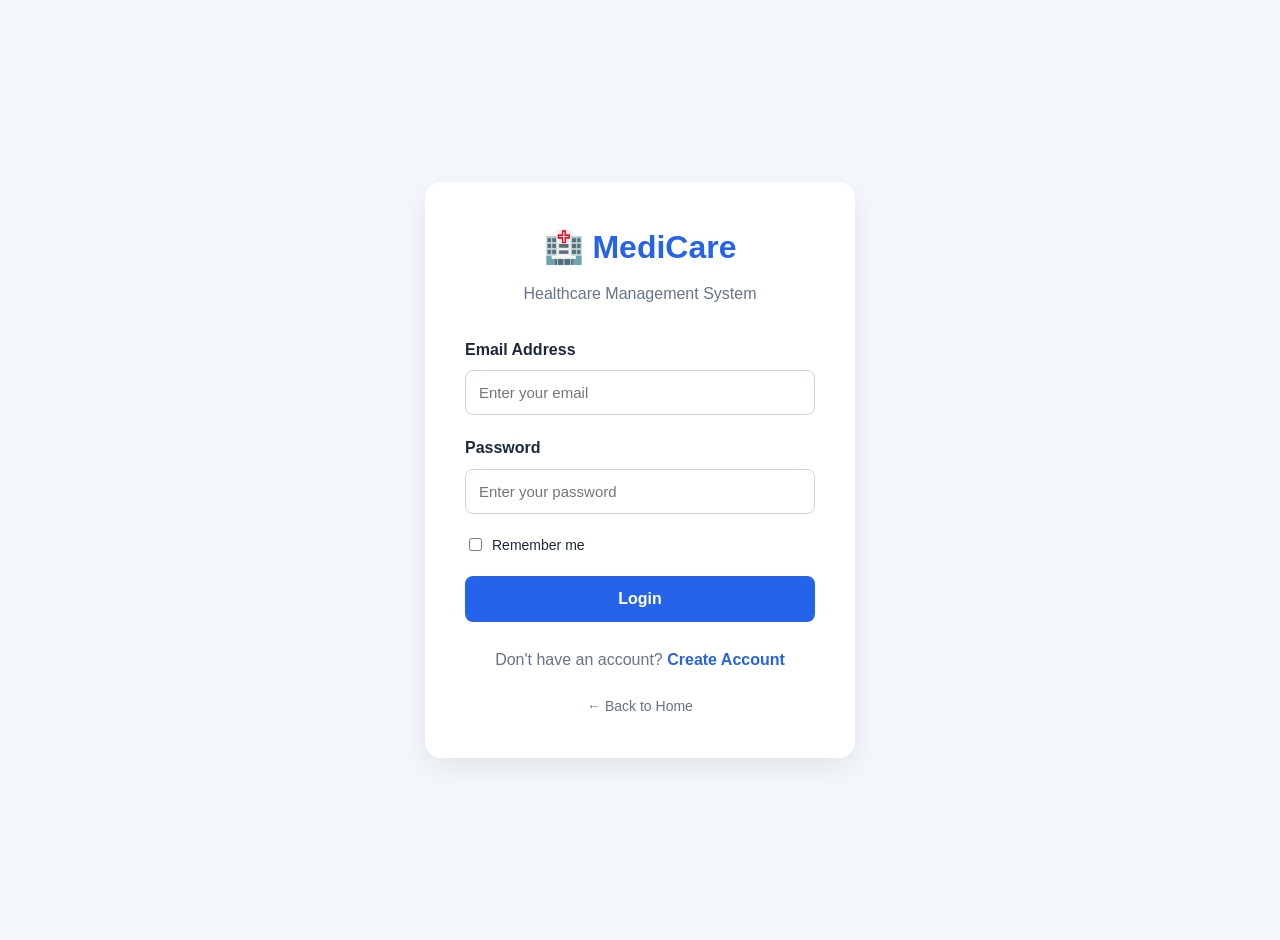
<file: frontend/profile.html>
<!DOCTYPE html>
<html lang="en">
<head>
    <meta charset="UTF-8">
    <meta name="viewport" content="width=device-width, initial-scale=1.0">

    <title>My Profile - MediCare</title>

    <style>
        * {
            box-sizing: border-box;
            margin: 0;
            padding: 0;
            font-family: Arial, sans-serif;
        }

        body {
            background: #f4f7fb;
            color: #172033;
        }

        .header {
            height: 82px;
            background: white;
            display: flex;
            align-items: center;
            justify-content: space-between;
            padding: 0 45px;
            border-bottom: 1px solid #e5eaf0;
        }

        .logo {
            font-size: 28px;
            font-weight: bold;
            color: #2864e8;
        }

        .header-right {
            display: flex;
            align-items: center;
            gap: 20px;
        }

        .username {
            font-weight: bold;
            color: #34415c;
        }

        .dashboard-btn {
            background: #2864e8;
            color: white;
            border: none;
            padding: 14px 22px;
            border-radius: 8px;
            font-size: 15px;
            font-weight: bold;
            cursor: pointer;
        }

        .dashboard-btn:hover {
            background: #1e50c5;
        }

        .container {
            max-width: 1100px;
            margin: 40px auto;
            padding: 0 20px;
        }

        .page-title {
            margin-bottom: 25px;
        }

        .page-title h1 {
            font-size: 36px;
            margin-bottom: 8px;
        }

        .page-title p {
            color: #61708d;
            font-size: 17px;
        }

        .message {
            display: none;
            padding: 15px 20px;
            border-radius: 8px;
            margin-bottom: 20px;
            font-weight: bold;
        }

        .success {
            background: #dff7e7;
            color: #16733a;
        }

        .error {
            background: #ffe1e1;
            color: #b42323;
        }

        .profile-card {
            background: white;
            border-radius: 14px;
            padding: 30px;
            margin-bottom: 25px;
            box-shadow: 0 4px 15px rgba(0, 0, 0, 0.05);
        }

        .profile-header {
            display: flex;
            align-items: center;
            gap: 22px;
            padding-bottom: 25px;
            border-bottom: 1px solid #e5eaf0;
            margin-bottom: 25px;
        }

        .profile-icon {
            width: 85px;
            height: 85px;
            border-radius: 50%;
            background: #e8efff;
            display: flex;
            align-items: center;
            justify-content: center;
            font-size: 38px;
        }

        .profile-header h2 {
            font-size: 27px;
            margin-bottom: 8px;
        }

        .role {
            display: inline-block;
            background: #e8efff;
            color: #2864e8;
            padding: 6px 13px;
            border-radius: 20px;
            font-size: 13px;
            font-weight: bold;
        }

        .section-title {
            font-size: 21px;
            margin-bottom: 20px;
        }

        .form-grid {
            display: grid;
            grid-template-columns: 1fr 1fr;
            gap: 20px;
        }

        .form-group {
            display: flex;
            flex-direction: column;
        }

        .form-group.full {
            grid-column: 1 / -1;
        }

        label {
            font-weight: bold;
            margin-bottom: 8px;
            color: #26334d;
        }

        input,
        select,
        textarea {
            width: 100%;
            padding: 13px 15px;
            border: 1px solid #ccd6e5;
            border-radius: 8px;
            font-size: 15px;
            outline: none;
        }

        input:focus,
        select:focus,
        textarea:focus {
            border-color: #2864e8;
        }

        textarea {
            resize: vertical;
            min-height: 100px;
        }

        .save-btn {
            margin-top: 25px;
            background: #2864e8;
            color: white;
            border: none;
            padding: 14px 25px;
            border-radius: 8px;
            font-size: 16px;
            font-weight: bold;
            cursor: pointer;
        }

        .save-btn:hover {
            background: #1e50c5;
        }

        .info-grid {
            display: grid;
            grid-template-columns: 1fr 1fr;
            gap: 18px;
        }

        .info-box {
            background: #f7f9fc;
            border-radius: 10px;
            padding: 18px;
        }

        .info-label {
            color: #71809c;
            font-size: 13px;
            margin-bottom: 7px;
        }

        .info-value {
            font-weight: bold;
            color: #26334d;
        }

        .password-note {
            color: #71809c;
            font-size: 14px;
            margin-top: 8px;
        }

        .loading {
            text-align: center;
            color: #61708d;
            padding: 20px;
        }

        @media (max-width: 768px) {

            .header {
                padding: 0 20px;
            }

            .username {
                display: none;
            }

            .container {
                margin: 25px auto;
            }

            .form-grid,
            .info-grid {
                grid-template-columns: 1fr;
            }

            .form-group.full {
                grid-column: auto;
            }

            .profile-header {
                flex-direction: column;
                text-align: center;
            }

            .page-title h1 {
                font-size: 30px;
            }
        }
    </style>
</head>

<body>

<header class="header">

    <div class="logo">
        🏥 MediCare
    </div>

    <div class="header-right">

        <span class="username" id="headerUsername">
            Loading...
        </span>

        <button class="dashboard-btn" onclick="goDashboard()">
            ← Dashboard
        </button>

    </div>

</header>


<main class="container">

    <div class="page-title">

        <h1>My Profile</h1>

        <p>
            View and update your personal information.
        </p>

    </div>


    <div id="message" class="message"></div>


    <!-- PROFILE HEADER -->

    <div class="profile-card">

        <div class="profile-header">

            <div class="profile-icon">
                👤
            </div>

            <div>

                <h2 id="profileName">
                    Loading...
                </h2>

                <span class="role" id="profileRole">
                    Loading...
                </span>

            </div>

        </div>


        <h3 class="section-title">
            Personal Information
        </h3>


        <form id="profileForm">

            <div class="form-grid">

                <div class="form-group">

                    <label for="name">
                        Full Name
                    </label>

                    <input
                        type="text"
                        id="name"
                        required
                    >

                </div>


                <div class="form-group">

                    <label for="email">
                        Email Address
                    </label>

                    <input
                        type="email"
                        id="email"
                        required
                    >

                </div>


                <div class="form-group">

                    <label for="phone">
                        Phone Number
                    </label>

                    <input
                        type="text"
                        id="phone"
                        placeholder="Enter phone number"
                    >

                </div>


                <div class="form-group">

                    <label for="dateOfBirth">
                        Date of Birth
                    </label>

                    <input
                        type="date"
                        id="dateOfBirth"
                    >

                </div>


                <div class="form-group">

                    <label for="gender">
                        Gender
                    </label>

                    <select id="gender">

                        <option value="">
                            Select Gender
                        </option>

                        <option value="Male">
                            Male
                        </option>

                        <option value="Female">
                            Female
                        </option>

                        <option value="Other">
                            Other
                        </option>

                    </select>

                </div>


                <div class="form-group">

                    <label for="bloodGroup">
                        Blood Group
                    </label>

                    <select id="bloodGroup">

                        <option value="">
                            Select Blood Group
                        </option>

                        <option value="A+">A+</option>
                        <option value="A-">A-</option>
                        <option value="B+">B+</option>
                        <option value="B-">B-</option>
                        <option value="AB+">AB+</option>
                        <option value="AB-">AB-</option>
                        <option value="O+">O+</option>
                        <option value="O-">O-</option>

                    </select>

                </div>


                <div class="form-group full">

                    <label for="address">
                        Address
                    </label>

                    <textarea
                        id="address"
                        placeholder="Enter your address"
                    ></textarea>

                </div>

            </div>


            <button
                type="submit"
                class="save-btn"
            >
                Save Profile
            </button>

        </form>

    </div>


    <!-- ACCOUNT INFORMATION -->

    <div class="profile-card">

        <h3 class="section-title">
            Account Information
        </h3>


        <div class="info-grid">

            <div class="info-box">

                <div class="info-label">
                    User ID
                </div>

                <div
                    class="info-value"
                    id="userId"
                >
                    -
                </div>

            </div>


            <div class="info-box">

                <div class="info-label">
                    Account Role
                </div>

                <div
                    class="info-value"
                    id="accountRole"
                >
                    -
                </div>

            </div>


            <div class="info-box">

                <div class="info-label">
                    Email
                </div>

                <div
                    class="info-value"
                    id="accountEmail"
                >
                    -
                </div>

            </div>


            <div class="info-box">

                <div class="info-label">
                    Patient ID
                </div>

                <div
                    class="info-value"
                    id="patientId"
                >
                    -
                </div>

            </div>

        </div>

    </div>


    <!-- CHANGE PASSWORD -->

    <div class="profile-card">

        <h3 class="section-title">
            Change Password
        </h3>


        <form id="passwordForm">

            <div class="form-grid">

                <div class="form-group">

                    <label for="newPassword">
                        New Password
                    </label>

                    <input
                        type="password"
                        id="newPassword"
                        minlength="6"
                        placeholder="Enter new password"
                    >

                </div>


                <div class="form-group">

                    <label for="confirmPassword">
                        Confirm New Password
                    </label>

                    <input
                        type="password"
                        id="confirmPassword"
                        minlength="6"
                        placeholder="Confirm new password"
                    >

                </div>

            </div>


            <p class="password-note">
                Leave both fields empty if you do not want to change your password.
            </p>


            <button
                type="submit"
                class="save-btn"
            >
                Update Password
            </button>

        </form>

    </div>

</main>


<script>

const USER_API = "http://localhost:8080/api/users";
const PATIENT_API = "http://localhost:8080/api/patients";

let loggedInUser = null;
let patientData = null;


/* ================================
   LOAD LOGGED IN USER
================================ */

function loadLoggedInUser() {

    const savedUser = localStorage.getItem("loggedInUser");

    if (!savedUser) {

        alert("Please login first.");

        window.location.href = "login.html";

        return false;
    }

    try {

        loggedInUser = JSON.parse(savedUser);

    } catch (error) {

        localStorage.removeItem("loggedInUser");

        window.location.href = "login.html";

        return false;
    }

    return true;
}


/* ================================
   SHOW MESSAGE
================================ */

function showMessage(message, type) {

    const messageBox = document.getElementById("message");

    messageBox.textContent = message;

    messageBox.className = "message " + type;

    messageBox.style.display = "block";

    setTimeout(() => {

        messageBox.style.display = "none";

    }, 4000);
}


/* ================================
   LOAD PROFILE
================================ */

async function loadProfile() {

    if (!loadLoggedInUser()) {
        return;
    }


    document.getElementById("headerUsername").textContent =
        loggedInUser.name || "User";


    document.getElementById("profileName").textContent =
        loggedInUser.name || "User";


    document.getElementById("profileRole").textContent =
        loggedInUser.role || "USER";


    document.getElementById("userId").textContent =
        loggedInUser.id || "-";


    document.getElementById("accountRole").textContent =
        loggedInUser.role || "-";


    document.getElementById("accountEmail").textContent =
        loggedInUser.email || "-";


    document.getElementById("name").value =
        loggedInUser.name || "";


    document.getElementById("email").value =
        loggedInUser.email || "";


    try {

        const userResponse = await fetch(
            USER_API + "/" + loggedInUser.id
        );

        if (userResponse.ok) {

            const user = await userResponse.json();

            loggedInUser = user;

            localStorage.setItem(
                "loggedInUser",
                JSON.stringify(user)
            );

            document.getElementById("headerUsername").textContent =
                user.name || "User";

            document.getElementById("profileName").textContent =
                user.name || "User";

            document.getElementById("profileRole").textContent =
                user.role || "USER";

            document.getElementById("name").value =
                user.name || "";

            document.getElementById("email").value =
                user.email || "";

            document.getElementById("userId").textContent =
                user.id || "-";

            document.getElementById("accountRole").textContent =
                user.role || "-";

            document.getElementById("accountEmail").textContent =
                user.email || "";
        }


        /*
         * Patient data user ID ke same ID se search kar rahe hain.
         */

        const patientResponse = await fetch(
            PATIENT_API + "/" + loggedInUser.id
        );

        if (patientResponse.ok) {

            patientData = await patientResponse.json();

            document.getElementById("patientId").textContent =
                patientData.id || "-";

            document.getElementById("phone").value =
                patientData.phone || "";

            document.getElementById("dateOfBirth").value =
                patientData.dateOfBirth || "";

            document.getElementById("gender").value =
                patientData.gender || "";

            document.getElementById("bloodGroup").value =
                patientData.bloodGroup || "";

            document.getElementById("address").value =
                patientData.address || "";

        } else {

            document.getElementById("patientId").textContent =
                "Not available";
        }

    } catch (error) {

        console.error("Profile loading error:", error);

        showMessage(
            "Unable to load profile data.",
            "error"
        );
    }
}


/* ================================
   UPDATE PROFILE
================================ */

document.getElementById("profileForm").addEventListener(
    "submit",
    async function(event) {

        event.preventDefault();


        const name =
            document.getElementById("name").value.trim();

        const email =
            document.getElementById("email").value.trim();

        const phone =
            document.getElementById("phone").value.trim();

        const dateOfBirth =
            document.getElementById("dateOfBirth").value;

        const gender =
            document.getElementById("gender").value;

        const bloodGroup =
            document.getElementById("bloodGroup").value;

        const address =
            document.getElementById("address").value.trim();


        if (!name || !email) {

            showMessage(
                "Name and email are required.",
                "error"
            );

            return;
        }


        try {

            /*
             * STEP 1:
             * Update users table
             */

            const userResponse = await fetch(
                USER_API + "/" + loggedInUser.id,
                {
                    method: "PUT",

                    headers: {
                        "Content-Type": "application/json"
                    },

                    body: JSON.stringify({

                        name: name,

                        email: email,

                        role: loggedInUser.role

                    })
                }
            );


            if (!userResponse.ok) {

                throw new Error(
                    "User profile update failed"
                );
            }


            const updatedUser =
                await userResponse.json();


            /*
             * STEP 2:
             * Update patients table
             */

            if (patientData) {

                const patientResponse = await fetch(
                    PATIENT_API + "/" + patientData.id,
                    {
                        method: "PUT",

                        headers: {
                            "Content-Type": "application/json"
                        },

                        body: JSON.stringify({

                            name: name,

                            email: email,

                            phone: phone,

                            dateOfBirth: dateOfBirth,

                            gender: gender,

                            address: address,

                            bloodGroup: bloodGroup

                        })
                    }
                );


                if (!patientResponse.ok) {

                    throw new Error(
                        "Patient profile update failed"
                    );
                }


                patientData =
                    await patientResponse.json();
            }


            /*
             * Save latest user in localStorage
             */

            loggedInUser = updatedUser;

            localStorage.setItem(
                "loggedInUser",
                JSON.stringify(updatedUser)
            );


            document.getElementById("headerUsername").textContent =
                updatedUser.name;

            document.getElementById("profileName").textContent =
                updatedUser.name;


            showMessage(
                "Profile updated successfully.",
                "success"
            );

        } catch (error) {

            console.error(error);

            showMessage(
                "Unable to update profile. Please try again.",
                "error"
            );
        }
    }
);


/* ================================
   CHANGE PASSWORD
================================ */

document.getElementById("passwordForm").addEventListener(
    "submit",
    async function(event) {

        event.preventDefault();


        const newPassword =
            document.getElementById("newPassword").value;

        const confirmPassword =
            document.getElementById("confirmPassword").value;


        if (!newPassword && !confirmPassword) {

            showMessage(
                "No password changes were made.",
                "error"
            );

            return;
        }


        if (newPassword.length < 6) {

            showMessage(
                "Password must contain at least 6 characters.",
                "error"
            );

            return;
        }


        if (newPassword !== confirmPassword) {

            showMessage(
                "Passwords do not match.",
                "error"
            );

            return;
        }


        try {

            const response = await fetch(
                USER_API + "/" + loggedInUser.id,
                {
                    method: "PUT",

                    headers: {
                        "Content-Type": "application/json"
                    },

                    body: JSON.stringify({

                        name: loggedInUser.name,

                        email: loggedInUser.email,

                        role: loggedInUser.role,

                        password: newPassword

                    })
                }
            );


            if (!response.ok) {

                throw new Error(
                    "Password update failed"
                );
            }


            const updatedUser =
                await response.json();


            loggedInUser = updatedUser;


            localStorage.setItem(
                "loggedInUser",
                JSON.stringify(updatedUser)
            );


            document.getElementById(
                "newPassword"
            ).value = "";


            document.getElementById(
                "confirmPassword"
            ).value = "";


            showMessage(
                "Password updated successfully.",
                "success"
            );

        } catch (error) {

            console.error(error);

            showMessage(
                "Unable to update password.",
                "error"
            );
        }
    }
);


/* ================================
   DASHBOARD
================================ */

function goDashboard() {

    const role =
        String(loggedInUser.role || "")
            .trim()
            .toUpperCase();


    if (role === "ADMIN") {

        window.location.href = "admin.html";

    } else if (role === "DOCTOR") {

        window.location.href = "doctor.html";

    } else {

        window.location.href = "patient.html";
    }
}


/* ================================
   START
================================ */

loadProfile();

</script>

</body>
</html>
</file>
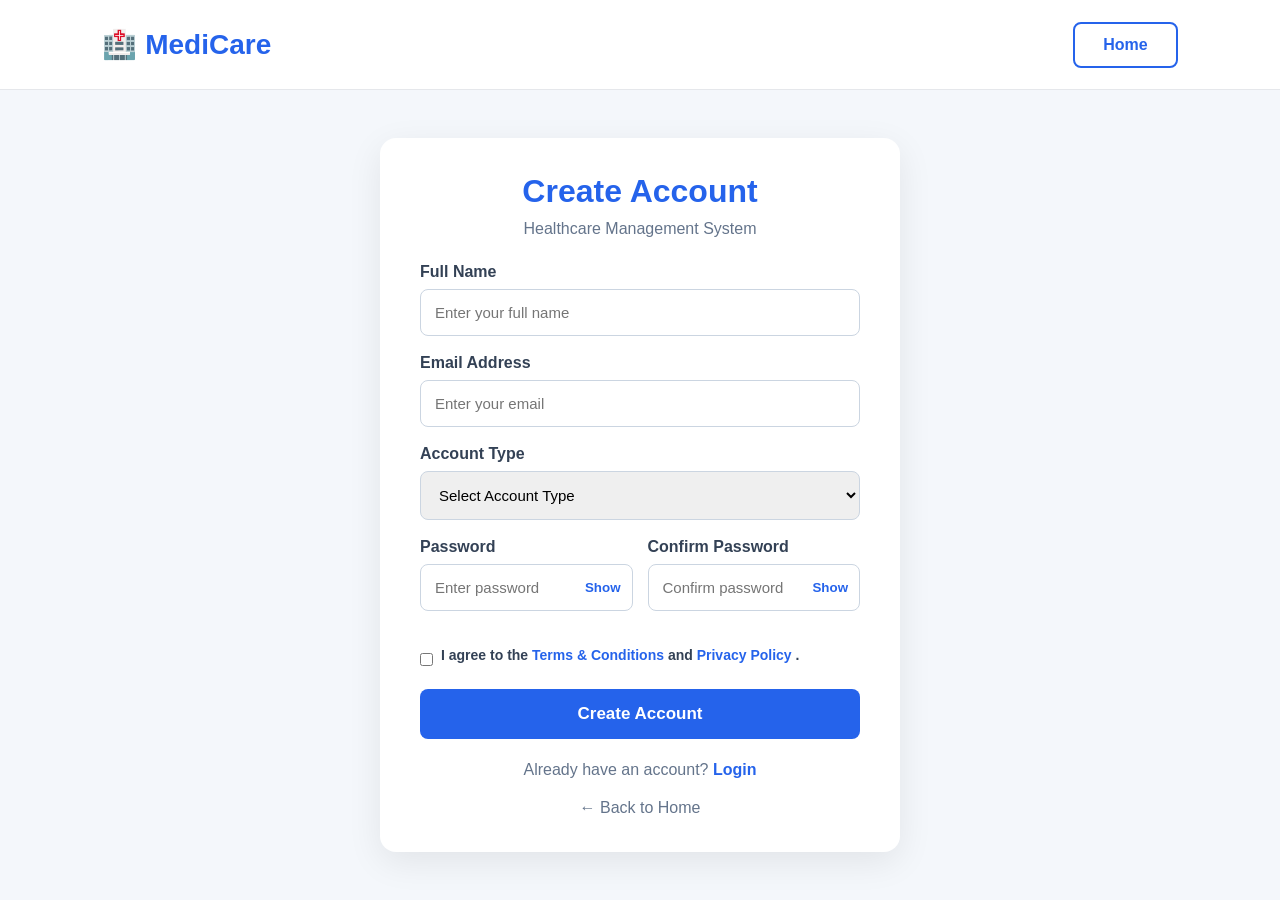
<file: frontend/register.html>
<!DOCTYPE html>
<html lang="en">
<head>
    <meta charset="UTF-8">
    <meta name="viewport" content="width=device-width, initial-scale=1.0">

    <title>Create Account - MediCare</title>

    <style>
        * {
            margin: 0;
            padding: 0;
            box-sizing: border-box;
            font-family: Arial, sans-serif;
        }

        body {
            min-height: 100vh;
            background: #f4f7fb;
        }

        .header {
            height: 90px;
            background: white;
            display: flex;
            align-items: center;
            justify-content: space-between;
            padding: 0 8%;
            border-bottom: 1px solid #e5e7eb;
        }

        .logo {
            font-size: 28px;
            font-weight: bold;
            color: #1f2937;
        }

        .logo span {
            color: #2563eb;
        }

        .home-btn {
            text-decoration: none;
            color: #2563eb;
            border: 2px solid #2563eb;
            padding: 12px 28px;
            border-radius: 8px;
            font-weight: bold;
        }

        .home-btn:hover {
            background: #2563eb;
            color: white;
        }

        .main {
            min-height: calc(100vh - 90px);
            display: flex;
            justify-content: center;
            align-items: center;
            padding: 40px 20px;
        }

        .register-box {
            width: 100%;
            max-width: 520px;
            background: white;
            padding: 35px 40px;
            border-radius: 16px;
            box-shadow: 0 10px 35px rgba(0, 0, 0, 0.08);
        }

        .title {
            text-align: center;
            margin-bottom: 10px;
            color: #2563eb;
            font-size: 32px;
        }

        .subtitle {
            text-align: center;
            color: #64748b;
            margin-bottom: 25px;
        }

        .message {
            display: none;
            padding: 14px;
            border-radius: 8px;
            margin-bottom: 20px;
            text-align: center;
            font-size: 14px;
        }

        .success {
            display: block;
            background: #dcfce7;
            color: #166534;
        }

        .error {
            display: block;
            background: #fee2e2;
            color: #991b1b;
        }

        .form-group {
            margin-bottom: 18px;
        }

        label {
            display: block;
            margin-bottom: 8px;
            font-weight: bold;
            color: #334155;
        }

        input,
        select {
            width: 100%;
            padding: 14px;
            border: 1px solid #cbd5e1;
            border-radius: 8px;
            font-size: 15px;
            outline: none;
        }

        input:focus,
        select:focus {
            border-color: #2563eb;
        }

        .password-row {
            display: grid;
            grid-template-columns: 1fr 1fr;
            gap: 15px;
        }

        .password-box {
            position: relative;
        }

        .show-password {
            position: absolute;
            right: 12px;
            top: 42px;
            border: none;
            background: none;
            color: #2563eb;
            font-weight: bold;
            cursor: pointer;
        }

        .checkbox-row {
            display: flex;
            align-items: center;
            gap: 8px;
            margin: 18px 0;
            color: #64748b;
            font-size: 14px;
        }

        .checkbox-row input {
            width: auto;
        }

        .checkbox-row a {
            color: #2563eb;
            text-decoration: none;
            font-weight: bold;
        }

        .register-btn {
            width: 100%;
            padding: 15px;
            border: none;
            border-radius: 8px;
            background: #2563eb;
            color: white;
            font-size: 17px;
            font-weight: bold;
            cursor: pointer;
        }

        .register-btn:hover {
            background: #1d4ed8;
        }

        .register-btn:disabled {
            background: #94a3b8;
            cursor: not-allowed;
        }

        .login-text {
            text-align: center;
            margin-top: 22px;
            color: #64748b;
        }

        .login-text a {
            color: #2563eb;
            text-decoration: none;
            font-weight: bold;
        }

        .back-home {
            display: block;
            text-align: center;
            margin-top: 20px;
            color: #64748b;
            text-decoration: none;
        }

        @media (max-width: 600px) {
            .header {
                padding: 0 20px;
            }

            .register-box {
                padding: 25px 20px;
            }

            .password-row {
                grid-template-columns: 1fr;
            }
        }
    </style>
</head>

<body>

<header class="header">

    <div class="logo">
        🏥 <span>MediCare</span>
    </div>

    <a href="index.html" class="home-btn">
        Home
    </a>

</header>


<main class="main">

    <div class="register-box">

        <h1 class="title">
            Create Account
        </h1>

        <p class="subtitle">
            Healthcare Management System
        </p>


        <div id="message" class="message"></div>


        <form id="registerForm">

            <div class="form-group">

                <label for="name">
                    Full Name
                </label>

                <input
                    type="text"
                    id="name"
                    placeholder="Enter your full name"
                    required
                >

            </div>


            <div class="form-group">

                <label for="email">
                    Email Address
                </label>

                <input
                    type="email"
                    id="email"
                    placeholder="Enter your email"
                    required
                >

            </div>


            <div class="form-group">

                <label for="role">
                    Account Type
                </label>

                <select id="role" required>

                    <option value="">
                        Select Account Type
                    </option>

                    <option value="PATIENT">
                        Patient
                    </option>

                    <option value="DOCTOR">
                        Doctor
                    </option>

                    <option value="ADMIN">
                        Admin
                    </option>

                </select>

            </div>


            <div class="password-row">

                <div class="form-group password-box">

                    <label for="password">
                        Password
                    </label>

                    <input
                        type="password"
                        id="password"
                        placeholder="Enter password"
                        required
                    >

                    <button
                        type="button"
                        class="show-password"
                        onclick="togglePassword('password', this)"
                    >
                        Show
                    </button>

                </div>


                <div class="form-group password-box">

                    <label for="confirmPassword">
                        Confirm Password
                    </label>

                    <input
                        type="password"
                        id="confirmPassword"
                        placeholder="Confirm password"
                        required
                    >

                    <button
                        type="button"
                        class="show-password"
                        onclick="togglePassword('confirmPassword', this)"
                    >
                        Show
                    </button>

                </div>

            </div>


            <div class="checkbox-row">

                <input
                    type="checkbox"
                    id="terms"
                    required
                >

                <label for="terms">
                    I agree to the
                    <a href="#">
                        Terms & Conditions
                    </a>
                    and
                    <a href="#">
                        Privacy Policy
                    </a>.
                </label>

            </div>


            <button
                type="submit"
                class="register-btn"
                id="registerButton"
            >
                Create Account
            </button>

        </form>


        <p class="login-text">

            Already have an account?

            <a href="login.html">
                Login
            </a>

        </p>


        <a
            href="index.html"
            class="back-home"
        >
            ← Back to Home
        </a>

    </div>

</main>


<script>

    const API_URL = "http://localhost:8080/api/users";


    function togglePassword(inputId, button) {

        const input = document.getElementById(inputId);

        if (input.type === "password") {

            input.type = "text";
            button.textContent = "Hide";

        } else {

            input.type = "password";
            button.textContent = "Show";

        }
    }


    function showMessage(message, type) {

        const messageBox =
            document.getElementById("message");

        messageBox.textContent = message;

        messageBox.className =
            "message " + type;
    }


    document
        .getElementById("registerForm")
        .addEventListener("submit", async function(event) {

            event.preventDefault();


            const name =
                document.getElementById("name")
                    .value
                    .trim();

            const email =
                document.getElementById("email")
                    .value
                    .trim();

            const role =
                document.getElementById("role")
                    .value;

            const password =
                document.getElementById("password")
                    .value;

            const confirmPassword =
                document.getElementById("confirmPassword")
                    .value;

            const terms =
                document.getElementById("terms")
                    .checked;

            const registerButton =
                document.getElementById("registerButton");


            if (!name || !email || !role ||
                !password || !confirmPassword) {

                showMessage(
                    "Please fill all fields.",
                    "error"
                );

                return;
            }


            if (password !== confirmPassword) {

                showMessage(
                    "Passwords do not match.",
                    "error"
                );

                return;
            }


            if (password.length < 6) {

                showMessage(
                    "Password must contain at least 6 characters.",
                    "error"
                );

                return;
            }


            if (!terms) {

                showMessage(
                    "Please accept the Terms & Conditions.",
                    "error"
                );

                return;
            }


            registerButton.disabled = true;
            registerButton.textContent =
                "Creating Account...";


            try {

                const response =
                    await fetch(API_URL, {

                        method: "POST",

                        headers: {
                            "Content-Type":
                                "application/json"
                        },

                        body: JSON.stringify({

                            name: name,
                            email: email,
                            password: password,
                            role: role

                        })

                    });


                if (response.ok) {

                    const user =
                        await response.json();


                    showMessage(
                        "Account created successfully! Redirecting to login...",
                        "success"
                    );


                    document
                        .getElementById("registerForm")
                        .reset();


                    setTimeout(function() {

                        window.location.href =
                            "login.html";

                    }, 1500);


                } else {

                    let errorMessage =
                        "Registration failed.";

                    try {

                        const errorData =
                            await response.text();

                        if (errorData) {

                            errorMessage =
                                errorData;

                        }

                    } catch (error) {

                        console.log(error);

                    }


                    showMessage(
                        errorMessage,
                        "error"
                    );

                }

            } catch (error) {

                console.error(
                    "Registration error:",
                    error
                );

                showMessage(
                    "Cannot connect to backend. Make sure Spring Boot is running on port 8080.",
                    "error"
                );

            } finally {

                registerButton.disabled = false;

                registerButton.textContent =
                    "Create Account";

            }

        });

</script>

</body>
</html>
</file>
<file: frontend/css/style.css>
```css
/* =====================================================
   MEDICARE - ONLINE HEALTHCARE MANAGEMENT SYSTEM
   Main Stylesheet
   ===================================================== */


/* =========================
   GLOBAL RESET
   ========================= */

* {
    margin: 0;
    padding: 0;
    box-sizing: border-box;
}

html {
    scroll-behavior: smooth;
}

body {
    font-family: Arial, Helvetica, sans-serif;
    background: #f8fafc;
    color: #1e293b;
    line-height: 1.6;
}

a {
    text-decoration: none;
    color: inherit;
}

ul {
    list-style: none;
}

.container {
    width: 90%;
    max-width: 1200px;
    margin: auto;
}


/* =========================
   BUTTONS
   ========================= */

.btn {
    display: inline-block;
    padding: 12px 22px;
    border-radius: 8px;
    font-size: 15px;
    font-weight: 600;
    transition: 0.3s ease;
    cursor: pointer;
}

.btn-primary {
    background: #2563eb;
    color: white;
    border: 2px solid #2563eb;
}

.btn-primary:hover {
    background: #1d4ed8;
    border-color: #1d4ed8;
}

.btn-outline {
    background: transparent;
    color: #2563eb;
    border: 2px solid #2563eb;
}

.btn-outline:hover {
    background: #2563eb;
    color: white;
}


/* =========================
   HEADER / NAVBAR
   ========================= */

.header {
    background: white;
    border-bottom: 1px solid #e2e8f0;
    position: sticky;
    top: 0;
    z-index: 1000;
}

.navbar {
    height: 75px;
    display: flex;
    align-items: center;
    justify-content: space-between;
}

.logo {
    font-size: 25px;
    font-weight: 800;
    color: #0f172a;
}

.logo span {
    display: inline-flex;
    align-items: center;
    justify-content: center;
    width: 28px;
    height: 28px;
    margin-right: 5px;
    border-radius: 6px;
    background: #2563eb;
    color: white;
    font-size: 22px;
}

.nav-links {
    display: flex;
    gap: 30px;
}

.nav-links a {
    color: #475569;
    font-size: 15px;
    font-weight: 500;
    transition: 0.3s;
}

.nav-links a:hover {
    color: #2563eb;
}

.nav-buttons {
    display: flex;
    gap: 10px;
}


/* =========================
   HERO SECTION
   ========================= */

.hero {
    padding: 90px 0;
    background: linear-gradient(
        135deg,
        #eff6ff,
        #ffffff
    );
}

.hero-content {
    display: grid;
    grid-template-columns: 1.2fr 0.8fr;
    align-items: center;
    gap: 70px;
}

.hero-label,
.section-label {
    color: #2563eb;
    font-size: 13px;
    font-weight: 700;
    letter-spacing: 1.5px;
    margin-bottom: 15px;
}

.hero-text h1 {
    font-size: 58px;
    line-height: 1.1;
    color: #0f172a;
    margin-bottom: 25px;
}

.hero-text h1 span {
    color: #2563eb;
}

.hero-description {
    max-width: 600px;
    color: #64748b;
    font-size: 18px;
    margin-bottom: 30px;
}

.hero-buttons {
    display: flex;
    gap: 15px;
}


/* =========================
   HERO CARD
   ========================= */

.hero-card {
    background: white;
    padding: 40px;
    border-radius: 20px;
    border: 1px solid #e2e8f0;
    box-shadow: 0 20px 50px rgba(15, 23, 42, 0.08);
}

.health-icon {
    width: 60px;
    height: 60px;
    display: flex;
    align-items: center;
    justify-content: center;
    background: #2563eb;
    color: white;
    border-radius: 14px;
    font-size: 38px;
    margin-bottom: 25px;
}

.hero-card h2 {
    font-size: 28px;
    color: #0f172a;
    margin-bottom: 12px;
}

.hero-card p {
    color: #64748b;
    margin-bottom: 30px;
}

.hero-card-items {
    display: grid;
    grid-template-columns: repeat(3, 1fr);
    border-top: 1px solid #e2e8f0;
    padding-top: 25px;
    gap: 15px;
}

.hero-card-items div {
    display: flex;
    flex-direction: column;
}

.hero-card-items strong {
    color: #2563eb;
    font-size: 22px;
}

.hero-card-items small {
    color: #64748b;
}


/* =========================
   SECTION HEADING
   ========================= */

.section-heading {
    max-width: 700px;
    margin: 0 auto 50px;
    text-align: center;
}

.section-heading h2 {
    font-size: 40px;
    line-height: 1.2;
    color: #0f172a;
    margin-bottom: 15px;
}

.section-heading p {
    color: #64748b;
}


/* =========================
   SERVICES
   ========================= */

.services {
    padding: 90px 0;
    background: white;
}

.service-grid {
    display: grid;
    grid-template-columns: repeat(4, 1fr);
    gap: 22px;
}

.service-card {
    padding: 30px;
    background: #f8fafc;
    border: 1px solid #e2e8f0;
    border-radius: 15px;
    transition: 0.3s ease;
}

.service-card:hover {
    transform: translateY(-7px);
    box-shadow: 0 15px 35px rgba(15, 23, 42, 0.08);
}

.service-icon {
    width: 52px;
    height: 52px;
    display: flex;
    align-items: center;
    justify-content: center;
    background: #dbeafe;
    border-radius: 12px;
    font-size: 24px;
    margin-bottom: 20px;
}

.service-card h3 {
    color: #0f172a;
    font-size: 20px;
    margin-bottom: 10px;
}

.service-card p {
    color: #64748b;
    font-size: 14px;
}


/* =========================
   USER ROLES
   ========================= */

.roles {
    padding: 90px 0;
    background: #f8fafc;
}

.role-grid {
    display: grid;
    grid-template-columns: repeat(3, 1fr);
    gap: 25px;
}

.role-card {
    background: white;
    padding: 35px;
    border-radius: 16px;
    border: 1px solid #e2e8f0;
}

.role-number {
    color: #2563eb;
    font-size: 14px;
    font-weight: 700;
    margin-bottom: 20px;
}

.role-card h3 {
    font-size: 25px;
    color: #0f172a;
    margin-bottom: 10px;
}

.role-card p {
    color: #64748b;
    margin-bottom: 20px;
}

.role-card li {
    color: #475569;
    padding: 7px 0;
    border-bottom: 1px solid #f1f5f9;
}

.role-card li::before {
    content: "✓";
    color: #2563eb;
    font-weight: bold;
    margin-right: 10px;
}


/* =========================
   ABOUT
   ========================= */

.about {
    padding: 90px 0;
    background: white;
}

.about-content {
    display: grid;
    grid-template-columns: 1fr 0.8fr;
    align-items: center;
    gap: 80px;
}

.about-text h2 {
    font-size: 42px;
    line-height: 1.2;
    color: #0f172a;
    margin-bottom: 25px;
}

.about-text p {
    color: #64748b;
    margin-bottom: 18px;
}

.about-box {
    padding: 45px;
    border-radius: 20px;
    background: #eff6ff;
    border: 1px solid #dbeafe;
}

.about-box-icon {
    width: 60px;
    height: 60px;
    display: flex;
    align-items: center;
    justify-content: center;
    background: #2563eb;
    color: white;
    border-radius: 14px;
    font-size: 35px;
    margin-bottom: 25px;
}

.about-box h3 {
    color: #0f172a;
    font-size: 30px;
    line-height: 1.2;
    margin-bottom: 15px;
}

.about-box p {
    color: #64748b;
}


/* =========================
   CONTACT / CTA
   ========================= */

.contact {
    padding: 90px 0;
    background: #eff6ff;
    text-align: center;
}

.contact-content {
    max-width: 750px;
}

.contact h2 {
    font-size: 42px;
    color: #0f172a;
    margin-bottom: 15px;
}

.contact p {
    color: #64748b;
    margin-bottom: 30px;
}


/* =========================
   FOOTER
   ========================= */

.footer {
    padding: 30px 0;
    background: #0f172a;
    color: white;
}

.footer-content {
    display: flex;
    align-items: center;
    justify-content: space-between;
}

.footer .logo {
    color: white;
}

.footer p {
    color: #94a3b8;
    font-size: 14px;
}


/* =========================
   RESPONSIVE DESIGN
   ========================= */

@media (max-width: 1000px) {

    .hero-content {
        grid-template-columns: 1fr;
    }

    .hero-text {
        text-align: center;
    }

    .hero-description {
        margin-left: auto;
        margin-right: auto;
    }

    .hero-buttons {
        justify-content: center;
    }

    .service-grid {
        grid-template-columns: repeat(2, 1fr);
    }

    .role-grid {
        grid-template-columns: 1fr;
    }

    .about-content {
        grid-template-columns: 1fr;
        gap: 40px;
    }
}


@media (max-width: 700px) {

    .navbar {
        height: auto;
        padding: 15px 0;
        flex-wrap: wrap;
        gap: 15px;
    }

    .nav-links {
        order: 3;
        width: 100%;
        justify-content: center;
        gap: 15px;
    }

    .nav-buttons {
        margin-left: auto;
    }

    .hero {
        padding: 60px 0;
    }

    .hero-text h1 {
        font-size: 42px;
    }

    .hero-description {
        font-size: 16px;
    }

    .service-grid {
        grid-template-columns: 1fr;
    }

    .section-heading h2 {
        font-size: 32px;
    }

    .about-text h2 {
        font-size: 34px;
    }

    .contact h2 {
        font-size: 34px;
    }

    .footer-content {
        flex-direction: column;
        gap: 15px;
        text-align: center;
    }
}


@media (max-width: 450px) {

    .nav-buttons .btn {
        padding: 9px 12px;
        font-size: 13px;
    }

    .hero-text h1 {
        font-size: 36px;
    }

    .hero-buttons {
        flex-direction: column;
    }

    .hero-buttons .btn {
        width: 100%;
        text-align: center;
    }

    .hero-card {
        padding: 25px;
    }

    .hero-card-items {
        grid-template-columns: 1fr;
    }
}
```
</file>
